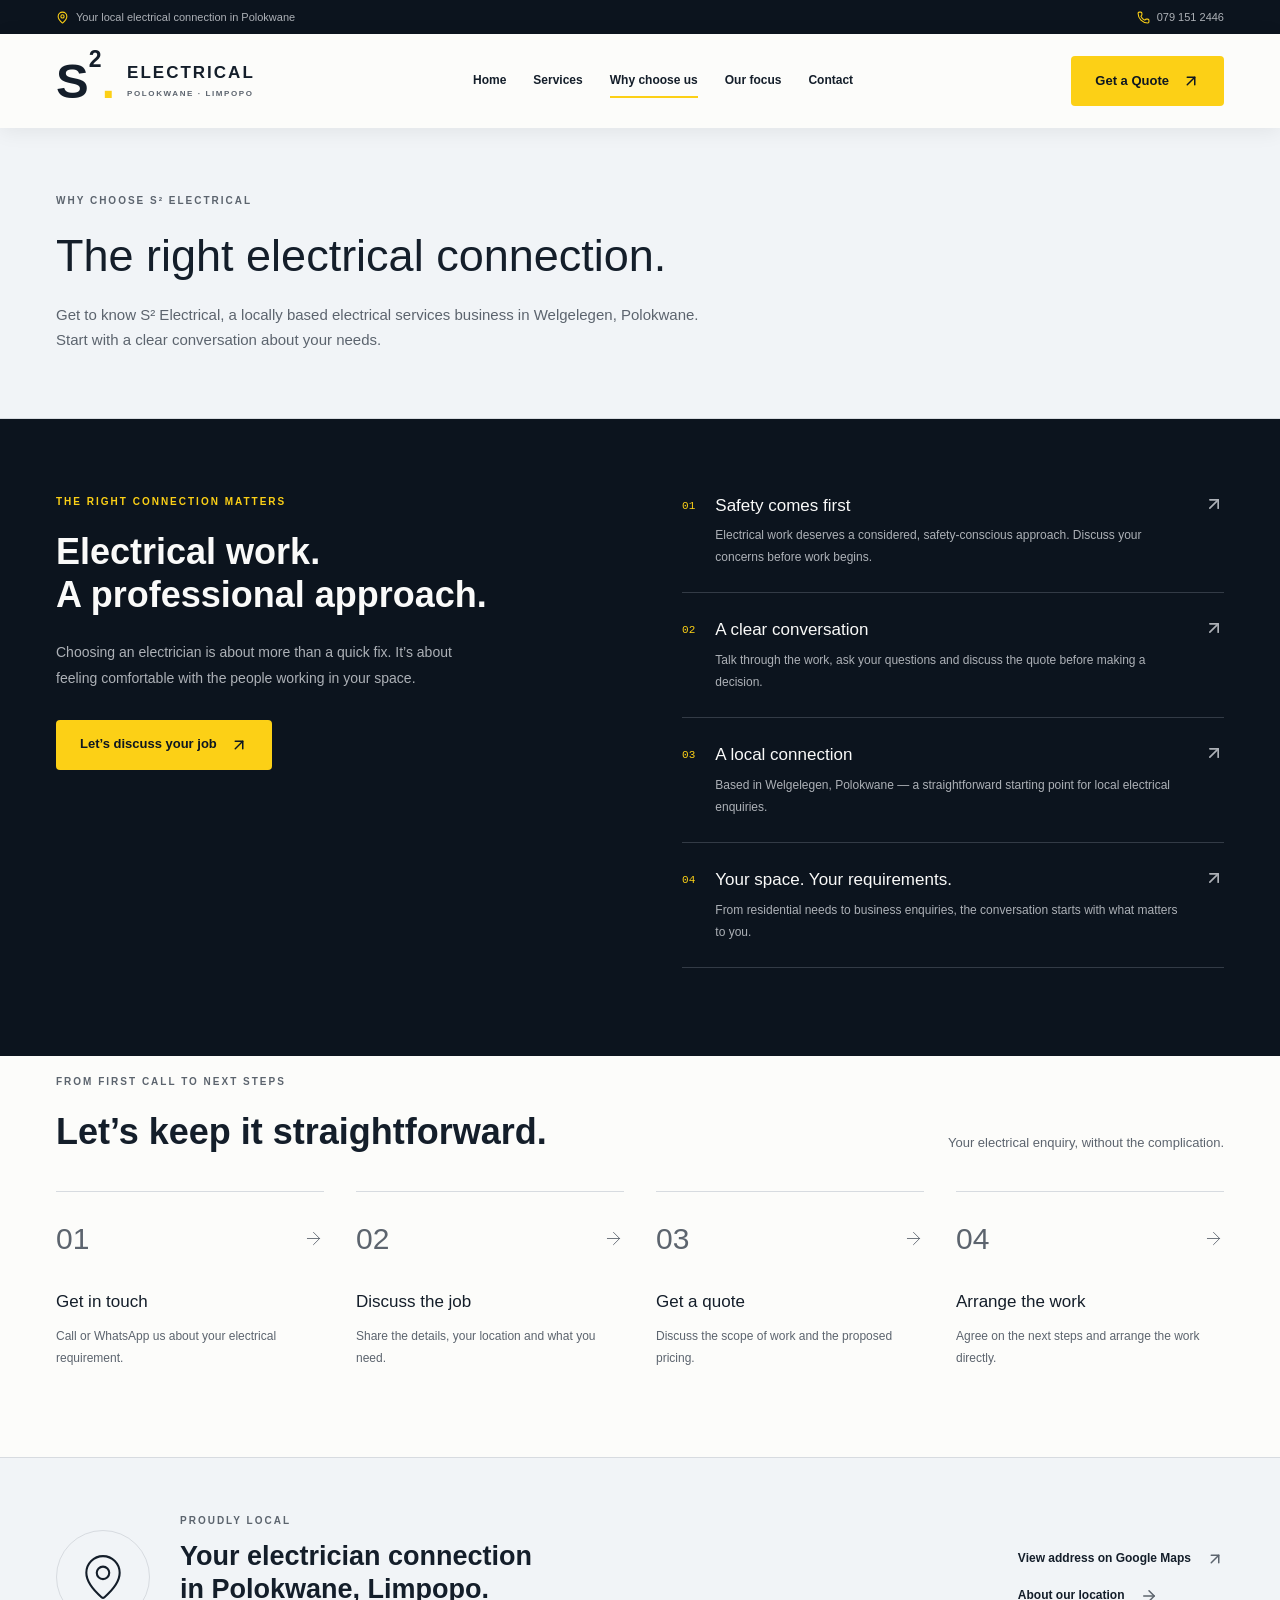
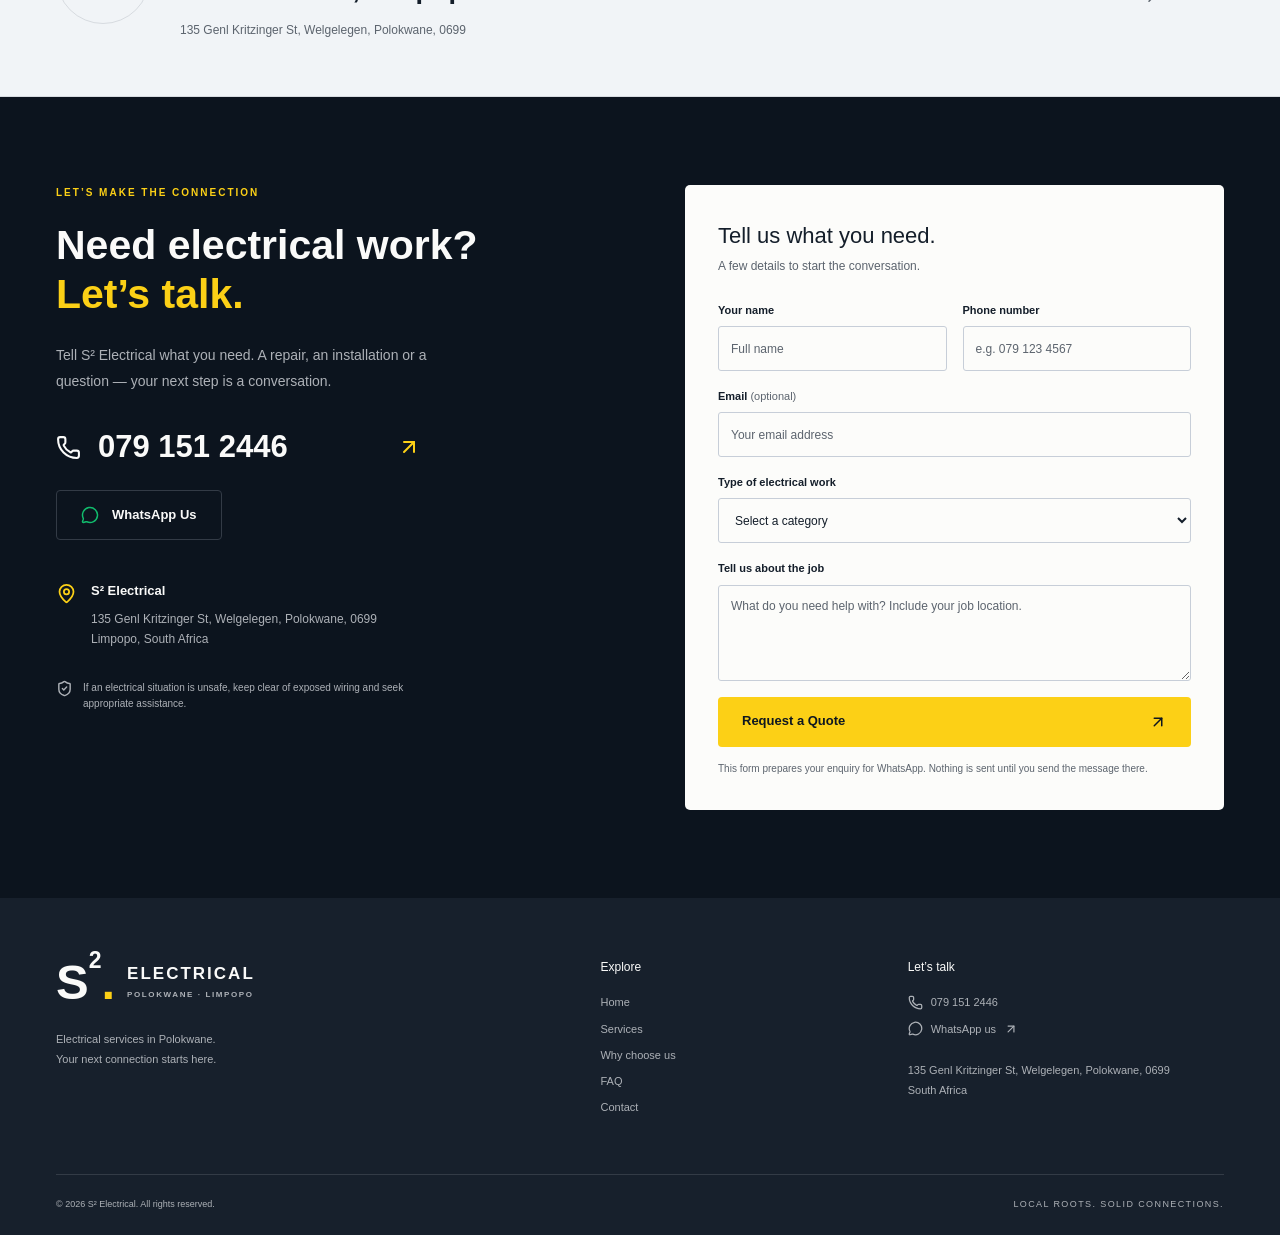
<file: about.html>
<!DOCTYPE html>
<html lang="en"><head><meta charset="utf-8"><meta name="viewport" content="width=device-width, initial-scale=1"><title>Why Choose S² Electrical | S² Electrical</title><meta name="description" content="Get to know S² Electrical, a locally based electrical services business in Welgelegen, Polokwane. Start with a clear conversation about your needs."><meta property="og:title" content="Why Choose S² Electrical | S² Electrical"><meta property="og:description" content="Get to know S² Electrical, a locally based electrical services business in Welgelegen, Polokwane. Start with a clear conversation about your needs."><meta property="og:type" content="website"><meta name="twitter:card" content="summary_large_image"><link rel="icon" type="image/svg+xml" href="assets/favicon.svg"><link rel="stylesheet" href="styles.css"><script src="script.js" defer></script></head><body><div class="s2" data-tsd-source="/src/components/site/site.tsx:13:165"><a class="skip-link" href="#main">Skip to content</a><div class="topline" data-tsd-source="/src/components/site/site.tsx:13:242"><div class="container" data-tsd-source="/src/components/site/site.tsx:13:267"><span data-tsd-source="/src/components/site/site.tsx:13:294"><svg aria-hidden="true" class="lucide lucide-map-pin" data-tsd-source="/src/components/site/site.tsx:13:300" fill="none" height="13" stroke="currentColor" stroke-linecap="round" stroke-linejoin="round" stroke-width="2" viewbox="0 0 24 24" width="13" xmlns="http://www.w3.org/2000/svg"><path d="M20 10c0 4.993-5.539 10.193-7.399 11.799a1 1 0 0 1-1.202 0C9.539 20.193 4 14.993 4 10a8 8 0 0 1 16 0"></path><circle cx="12" cy="10" r="3"></circle></svg> Your local electrical connection in Polokwane</span><a href="tel:0791512446"><svg aria-hidden="true" class="lucide lucide-phone" data-tsd-source="/src/components/site/site.tsx:13:397" fill="none" height="13" stroke="currentColor" stroke-linecap="round" stroke-linejoin="round" stroke-width="2" viewbox="0 0 24 24" width="13" xmlns="http://www.w3.org/2000/svg"><path d="M13.832 16.568a1 1 0 0 0 1.213-.303l.355-.465A2 2 0 0 1 17 15h3a2 2 0 0 1 2 2v3a2 2 0 0 1-2 2A18 18 0 0 1 2 4a2 2 0 0 1 2-2h3a2 2 0 0 1 2 2v3a2 2 0 0 1-.8 1.6l-.468.351a1 1 0 0 0-.292 1.233 14 14 0 0 0 6.392 6.384"></path></svg>079 151 2446</a></div></div><header class="site-header" data-tsd-source="/src/components/site/site.tsx:13:438"><div class="container header-inner" data-tsd-source="/src/components/site/site.tsx:13:470"><a aria-label="S squared Electrical home" class="brand" href="index.html"><span class="brand-symbol" data-tsd-source="/src/components/site/site.tsx:11:102">S<sup data-tsd-source="/src/components/site/site.tsx:11:134">2</sup><span class="brand-dot" data-tsd-source="/src/components/site/site.tsx:11:146">.</span></span><span class="brand-name" data-tsd-source="/src/components/site/site.tsx:11:189">ELECTRICAL<span data-tsd-source="/src/components/site/site.tsx:11:228">POLOKWANE · LIMPOPO</span></span></a><nav aria-label="Main navigation" class="main-nav" data-tsd-source="/src/components/site/site.tsx:13:518"><a href="index.html">Home</a><a href="services.html">Services</a><a aria-current="page" class="active" href="about.html">Why choose us</a><a href="work.html">Our focus</a><a href="contact.html">Contact</a><a class="mobile-faq" href="faq.html">FAQ</a></nav><div class="header-cta" data-tsd-source="/src/components/site/site.tsx:13:813"><a class="inline-flex items-center justify-center gap-2 whitespace-nowrap rounded-md text-sm font-medium cursor-pointer transition-colors focus-visible:outline-none focus-visible:ring-1 focus-visible:ring-ring disabled:pointer-events-none disabled:opacity-50 disabled:cursor-not-allowed [&amp;_svg]:pointer-events-none [&amp;_svg]:size-4 [&amp;_svg]:shrink-0 site-control h-9 px-4 py-2 action action-primary" href="contact.html">Get a Quote<svg aria-hidden="true" class="lucide lucide-arrow-up-right" data-tsd-source="/src/components/site/site.tsx:12:317" fill="none" height="18" stroke="currentColor" stroke-linecap="round" stroke-linejoin="round" stroke-width="2" viewbox="0 0 24 24" width="18" xmlns="http://www.w3.org/2000/svg"><path d="M7 7h10v10"></path><path d="M7 17 17 7"></path></svg></a></div><button aria-expanded="false" aria-label="Open navigation" class="inline-flex items-center justify-center gap-2 whitespace-nowrap rounded-md text-sm font-medium cursor-pointer transition-colors focus-visible:outline-none focus-visible:ring-1 focus-visible:ring-ring disabled:pointer-events-none disabled:opacity-50 disabled:cursor-not-allowed [&amp;_svg]:pointer-events-none [&amp;_svg]:size-4 [&amp;_svg]:shrink-0 site-control h-9 px-4 py-2 menu-toggle" data-tsd-source="/src/components/site/site.tsx:13:856"><svg aria-hidden="true" class="lucide lucide-menu" data-tsd-source="/src/components/site/site.tsx:13:1019" fill="none" height="24" stroke="currentColor" stroke-linecap="round" stroke-linejoin="round" stroke-width="2" viewbox="0 0 24 24" width="24" xmlns="http://www.w3.org/2000/svg"><path d="M4 5h16"></path><path d="M4 12h16"></path><path d="M4 19h16"></path></svg></button></div></header><main data-tsd-source="/src/components/site/site.tsx:13:1051" id="main"><section class="page-intro" data-tsd-source="/src/components/site/site.tsx:15:94"><div class="container" data-tsd-source="/src/components/site/site.tsx:15:126"><div class="eyebrow" data-tsd-source="/src/components/site/site.tsx:15:153">WHY CHOOSE S² ELECTRICAL</div><h1 data-tsd-source="/src/components/site/site.tsx:15:191">The right electrical connection.</h1><p data-tsd-source="/src/components/site/site.tsx:15:207">Get to know S² Electrical, a locally based electrical services business in Welgelegen, Polokwane. Start with a clear conversation about your needs.</p></div></section><section class="section why-section" data-tsd-source="/src/components/site/site.tsx:17:37"><div class="container why-grid" data-tsd-source="/src/components/site/site.tsx:17:78"><div data-tsd-source="/src/components/site/site.tsx:17:114"><div class="eyebrow" data-tsd-source="/src/components/site/site.tsx:17:119">THE RIGHT CONNECTION MATTERS</div><h2 data-tsd-source="/src/components/site/site.tsx:17:178">Electrical work.<br data-tsd-source="/src/components/site/site.tsx:17:198"/>A professional approach.</h2><p class="section-copy" data-tsd-source="/src/components/site/site.tsx:17:232">Choosing an electrician is about more than a quick fix. It’s about feeling comfortable with the people working in your space.</p><a class="inline-flex items-center justify-center gap-2 whitespace-nowrap rounded-md text-sm font-medium cursor-pointer transition-colors focus-visible:outline-none focus-visible:ring-1 focus-visible:ring-ring disabled:pointer-events-none disabled:opacity-50 disabled:cursor-not-allowed [&amp;_svg]:pointer-events-none [&amp;_svg]:size-4 [&amp;_svg]:shrink-0 site-control h-9 px-4 py-2 action action-primary" href="contact.html">Let’s discuss your job<svg aria-hidden="true" class="lucide lucide-arrow-up-right" data-tsd-source="/src/components/site/site.tsx:12:317" fill="none" height="18" stroke="currentColor" stroke-linecap="round" stroke-linejoin="round" stroke-width="2" viewbox="0 0 24 24" width="18" xmlns="http://www.w3.org/2000/svg"><path d="M7 7h10v10"></path><path d="M7 17 17 7"></path></svg></a></div><div class="benefits" data-tsd-source="/src/components/site/site.tsx:17:434"><div class="benefit" data-tsd-source="/src/components/site/site.tsx:17:1004"><span data-tsd-source="/src/components/site/site.tsx:17:1037">01</span><div data-tsd-source="/src/components/site/site.tsx:17:1053"><h3 data-tsd-source="/src/components/site/site.tsx:17:1058">Safety comes first</h3><p data-tsd-source="/src/components/site/site.tsx:17:1070">Electrical work deserves a considered, safety-conscious approach. Discuss your concerns before work begins.</p></div><svg aria-hidden="true" class="lucide lucide-arrow-up-right" data-tsd-source="/src/components/site/site.tsx:17:1086" fill="none" height="20" stroke="currentColor" stroke-linecap="round" stroke-linejoin="round" stroke-width="2" viewbox="0 0 24 24" width="20" xmlns="http://www.w3.org/2000/svg"><path d="M7 7h10v10"></path><path d="M7 17 17 7"></path></svg></div><div class="benefit" data-tsd-source="/src/components/site/site.tsx:17:1004"><span data-tsd-source="/src/components/site/site.tsx:17:1037">02</span><div data-tsd-source="/src/components/site/site.tsx:17:1053"><h3 data-tsd-source="/src/components/site/site.tsx:17:1058">A clear conversation</h3><p data-tsd-source="/src/components/site/site.tsx:17:1070">Talk through the work, ask your questions and discuss the quote before making a decision.</p></div><svg aria-hidden="true" class="lucide lucide-arrow-up-right" data-tsd-source="/src/components/site/site.tsx:17:1086" fill="none" height="20" stroke="currentColor" stroke-linecap="round" stroke-linejoin="round" stroke-width="2" viewbox="0 0 24 24" width="20" xmlns="http://www.w3.org/2000/svg"><path d="M7 7h10v10"></path><path d="M7 17 17 7"></path></svg></div><div class="benefit" data-tsd-source="/src/components/site/site.tsx:17:1004"><span data-tsd-source="/src/components/site/site.tsx:17:1037">03</span><div data-tsd-source="/src/components/site/site.tsx:17:1053"><h3 data-tsd-source="/src/components/site/site.tsx:17:1058">A local connection</h3><p data-tsd-source="/src/components/site/site.tsx:17:1070">Based in Welgelegen, Polokwane — a straightforward starting point for local electrical enquiries.</p></div><svg aria-hidden="true" class="lucide lucide-arrow-up-right" data-tsd-source="/src/components/site/site.tsx:17:1086" fill="none" height="20" stroke="currentColor" stroke-linecap="round" stroke-linejoin="round" stroke-width="2" viewbox="0 0 24 24" width="20" xmlns="http://www.w3.org/2000/svg"><path d="M7 7h10v10"></path><path d="M7 17 17 7"></path></svg></div><div class="benefit" data-tsd-source="/src/components/site/site.tsx:17:1004"><span data-tsd-source="/src/components/site/site.tsx:17:1037">04</span><div data-tsd-source="/src/components/site/site.tsx:17:1053"><h3 data-tsd-source="/src/components/site/site.tsx:17:1058">Your space. Your requirements.</h3><p data-tsd-source="/src/components/site/site.tsx:17:1070">From residential needs to business enquiries, the conversation starts with what matters to you.</p></div><svg aria-hidden="true" class="lucide lucide-arrow-up-right" data-tsd-source="/src/components/site/site.tsx:17:1086" fill="none" height="20" stroke="currentColor" stroke-linecap="round" stroke-linejoin="round" stroke-width="2" viewbox="0 0 24 24" width="20" xmlns="http://www.w3.org/2000/svg"><path d="M7 7h10v10"></path><path d="M7 17 17 7"></path></svg></div></div></div></section><section class="section process-section" data-tsd-source="/src/components/site/site.tsx:19:34"><div class="container" data-tsd-source="/src/components/site/site.tsx:19:79"><div class="section-heading" data-tsd-source="/src/components/site/site.tsx:19:106"><div data-tsd-source="/src/components/site/site.tsx:19:139"><div class="eyebrow" data-tsd-source="/src/components/site/site.tsx:19:144">FROM FIRST CALL TO NEXT STEPS</div><h2 data-tsd-source="/src/components/site/site.tsx:19:204">Let’s keep it straightforward.</h2></div><p class="heading-aside" data-tsd-source="/src/components/site/site.tsx:19:249">Your electrical enquiry, without the complication.</p></div><div class="process-grid" data-tsd-source="/src/components/site/site.tsx:19:338"><div class="process-step" data-tsd-source="/src/components/site/site.tsx:19:682"><div data-tsd-source="/src/components/site/site.tsx:19:720"><span data-tsd-source="/src/components/site/site.tsx:19:725">01</span><svg aria-hidden="true" class="lucide lucide-arrow-right" data-tsd-source="/src/components/site/site.tsx:19:744" fill="none" height="21" stroke="currentColor" stroke-linecap="round" stroke-linejoin="round" stroke-width="2" viewbox="0 0 24 24" width="21" xmlns="http://www.w3.org/2000/svg"><path d="M5 12h14"></path><path d="m12 5 7 7-7 7"></path></svg></div><h3 data-tsd-source="/src/components/site/site.tsx:19:773">Get in touch</h3><p data-tsd-source="/src/components/site/site.tsx:19:785">Call or WhatsApp us about your electrical requirement.</p></div><div class="process-step" data-tsd-source="/src/components/site/site.tsx:19:682"><div data-tsd-source="/src/components/site/site.tsx:19:720"><span data-tsd-source="/src/components/site/site.tsx:19:725">02</span><svg aria-hidden="true" class="lucide lucide-arrow-right" data-tsd-source="/src/components/site/site.tsx:19:744" fill="none" height="21" stroke="currentColor" stroke-linecap="round" stroke-linejoin="round" stroke-width="2" viewbox="0 0 24 24" width="21" xmlns="http://www.w3.org/2000/svg"><path d="M5 12h14"></path><path d="m12 5 7 7-7 7"></path></svg></div><h3 data-tsd-source="/src/components/site/site.tsx:19:773">Discuss the job</h3><p data-tsd-source="/src/components/site/site.tsx:19:785">Share the details, your location and what you need.</p></div><div class="process-step" data-tsd-source="/src/components/site/site.tsx:19:682"><div data-tsd-source="/src/components/site/site.tsx:19:720"><span data-tsd-source="/src/components/site/site.tsx:19:725">03</span><svg aria-hidden="true" class="lucide lucide-arrow-right" data-tsd-source="/src/components/site/site.tsx:19:744" fill="none" height="21" stroke="currentColor" stroke-linecap="round" stroke-linejoin="round" stroke-width="2" viewbox="0 0 24 24" width="21" xmlns="http://www.w3.org/2000/svg"><path d="M5 12h14"></path><path d="m12 5 7 7-7 7"></path></svg></div><h3 data-tsd-source="/src/components/site/site.tsx:19:773">Get a quote</h3><p data-tsd-source="/src/components/site/site.tsx:19:785">Discuss the scope of work and the proposed pricing.</p></div><div class="process-step" data-tsd-source="/src/components/site/site.tsx:19:682"><div data-tsd-source="/src/components/site/site.tsx:19:720"><span data-tsd-source="/src/components/site/site.tsx:19:725">04</span><svg aria-hidden="true" class="lucide lucide-arrow-right" data-tsd-source="/src/components/site/site.tsx:19:744" fill="none" height="21" stroke="currentColor" stroke-linecap="round" stroke-linejoin="round" stroke-width="2" viewbox="0 0 24 24" width="21" xmlns="http://www.w3.org/2000/svg"><path d="M5 12h14"></path><path d="m12 5 7 7-7 7"></path></svg></div><h3 data-tsd-source="/src/components/site/site.tsx:19:773">Arrange the work</h3><p data-tsd-source="/src/components/site/site.tsx:19:785">Agree on the next steps and arrange the work directly.</p></div></div></div></section><section class="area-section" data-tsd-source="/src/components/site/site.tsx:20:38"><div class="container area-inner" data-tsd-source="/src/components/site/site.tsx:20:72"><div class="area-icon" data-tsd-source="/src/components/site/site.tsx:20:110"><svg aria-hidden="true" class="lucide lucide-map-pin" data-tsd-source="/src/components/site/site.tsx:20:137" fill="none" height="50" stroke="currentColor" stroke-linecap="round" stroke-linejoin="round" stroke-width="1" viewbox="0 0 24 24" width="50" xmlns="http://www.w3.org/2000/svg"><path d="M20 10c0 4.993-5.539 10.193-7.399 11.799a1 1 0 0 1-1.202 0C9.539 20.193 4 14.993 4 10a8 8 0 0 1 16 0"></path><circle cx="12" cy="10" r="3"></circle></svg></div><div data-tsd-source="/src/components/site/site.tsx:20:178"><div class="eyebrow" data-tsd-source="/src/components/site/site.tsx:20:183">PROUDLY LOCAL</div><h2 data-tsd-source="/src/components/site/site.tsx:20:227">Your electrician connection<br data-tsd-source="/src/components/site/site.tsx:20:258"/>in Polokwane, Limpopo.</h2><p data-tsd-source="/src/components/site/site.tsx:20:290">135 Genl Kritzinger St, Welgelegen, Polokwane, 0699</p></div><div class="area-actions" data-tsd-source="/src/components/site/site.tsx:20:312"><a class="text-link" href="https://www.google.com/maps/search/?api=1&amp;query=135%20Genl%20Kritzinger%20St%2C%20Welgelegen%2C%20Polokwane%2C%200699%2C%20South%20Africa" rel="noopener noreferrer" target="_blank">View address on Google Maps <svg aria-hidden="true" class="lucide lucide-arrow-up-right" data-tsd-source="/src/components/site/site.tsx:20:542" fill="none" height="18" stroke="currentColor" stroke-linecap="round" stroke-linejoin="round" stroke-width="2" viewbox="0 0 24 24" width="18" xmlns="http://www.w3.org/2000/svg"><path d="M7 7h10v10"></path><path d="M7 17 17 7"></path></svg></a><a class="text-link" href="service-area.html">About our location <svg aria-hidden="true" class="lucide lucide-arrow-right" data-tsd-source="/src/components/site/site.tsx:20:637" fill="none" height="18" stroke="currentColor" stroke-linecap="round" stroke-linejoin="round" stroke-width="2" viewbox="0 0 24 24" width="18" xmlns="http://www.w3.org/2000/svg"><path d="M5 12h14"></path><path d="m12 5 7 7-7 7"></path></svg></a></div></div></section><section class="section contact-section" data-tsd-source="/src/components/site/site.tsx:23:41"><div class="container contact-grid" data-tsd-source="/src/components/site/site.tsx:23:86"><div data-tsd-source="/src/components/site/site.tsx:23:126"><div class="eyebrow" data-tsd-source="/src/components/site/site.tsx:23:131">LET’S MAKE THE CONNECTION</div><h2 data-tsd-source="/src/components/site/site.tsx:23:187">Need electrical work?<br data-tsd-source="/src/components/site/site.tsx:23:212"/><em data-tsd-source="/src/components/site/site.tsx:23:217">Let’s talk.</em></h2><p class="section-copy" data-tsd-source="/src/components/site/site.tsx:23:242">Tell S² Electrical what you need. A repair, an installation or a question — your next step is a conversation.</p><a class="contact-phone" href="tel:0791512446"><svg aria-hidden="true" class="lucide lucide-phone" data-tsd-source="/src/components/site/site.tsx:23:434" fill="none" height="25" stroke="currentColor" stroke-linecap="round" stroke-linejoin="round" stroke-width="2" viewbox="0 0 24 24" width="25" xmlns="http://www.w3.org/2000/svg"><path d="M13.832 16.568a1 1 0 0 0 1.213-.303l.355-.465A2 2 0 0 1 17 15h3a2 2 0 0 1 2 2v3a2 2 0 0 1-2 2A18 18 0 0 1 2 4a2 2 0 0 1 2-2h3a2 2 0 0 1 2 2v3a2 2 0 0 1-.8 1.6l-.468.351a1 1 0 0 0-.292 1.233 14 14 0 0 0 6.392 6.384"></path></svg>079 151 2446<svg aria-hidden="true" class="lucide lucide-arrow-up-right" data-tsd-source="/src/components/site/site.tsx:23:459" fill="none" height="24" stroke="currentColor" stroke-linecap="round" stroke-linejoin="round" stroke-width="2" viewbox="0 0 24 24" width="24" xmlns="http://www.w3.org/2000/svg"><path d="M7 7h10v10"></path><path d="M7 17 17 7"></path></svg></a><a class="inline-flex items-center justify-center gap-2 whitespace-nowrap rounded-md text-sm font-medium cursor-pointer transition-colors focus-visible:outline-none focus-visible:ring-1 focus-visible:ring-ring disabled:pointer-events-none disabled:opacity-50 disabled:cursor-not-allowed [&amp;_svg]:pointer-events-none [&amp;_svg]:size-4 [&amp;_svg]:shrink-0 site-control h-9 px-4 py-2 action action-whatsapp" href="https://wa.me/27791512446" rel="noopener noreferrer" target="_blank"><svg aria-hidden="true" class="lucide lucide-message-circle" data-tsd-source="/src/components/site/site.tsx:12:536" fill="none" height="19" stroke="currentColor" stroke-linecap="round" stroke-linejoin="round" stroke-width="2" viewbox="0 0 24 24" width="19" xmlns="http://www.w3.org/2000/svg"><path d="M2.992 16.342a2 2 0 0 1 .094 1.167l-1.065 3.29a1 1 0 0 0 1.236 1.168l3.413-.998a2 2 0 0 1 1.099.092 10 10 0 1 0-4.777-4.719"></path></svg> WhatsApp Us</a><div class="contact-address" data-tsd-source="/src/components/site/site.tsx:23:513"><svg aria-hidden="true" class="lucide lucide-map-pin" data-tsd-source="/src/components/site/site.tsx:23:546" fill="none" height="21" stroke="currentColor" stroke-linecap="round" stroke-linejoin="round" stroke-width="2" viewbox="0 0 24 24" width="21" xmlns="http://www.w3.org/2000/svg"><path d="M20 10c0 4.993-5.539 10.193-7.399 11.799a1 1 0 0 1-1.202 0C9.539 20.193 4 14.993 4 10a8 8 0 0 1 16 0"></path><circle cx="12" cy="10" r="3"></circle></svg><div data-tsd-source="/src/components/site/site.tsx:23:565"><strong data-tsd-source="/src/components/site/site.tsx:23:570">S² Electrical</strong><p data-tsd-source="/src/components/site/site.tsx:23:600">135 Genl Kritzinger St, Welgelegen, Polokwane, 0699<br data-tsd-source="/src/components/site/site.tsx:23:612"/>Limpopo, South Africa</p></div></div><p class="safety-note" data-tsd-source="/src/components/site/site.tsx:23:654"><svg aria-hidden="true" class="lucide lucide-shield-check" data-tsd-source="/src/components/site/site.tsx:23:681" fill="none" height="17" stroke="currentColor" stroke-linecap="round" stroke-linejoin="round" stroke-width="2" viewbox="0 0 24 24" width="17" xmlns="http://www.w3.org/2000/svg"><path d="M20 13c0 5-3.5 7.5-7.66 8.95a1 1 0 0 1-.67-.01C7.5 20.5 4 18 4 13V6a1 1 0 0 1 1-1c2 0 4.5-1.2 6.24-2.72a1.17 1.17 0 0 1 1.52 0C14.51 3.81 17 5 19 5a1 1 0 0 1 1 1z"></path><path d="m9 12 2 2 4-4"></path></svg> If an electrical situation is unsafe, keep clear of exposed wiring and seek appropriate assistance.</p></div><div class="quote-panel" data-tsd-source="/src/components/site/site.tsx:22:493"><form data-tsd-source="/src/components/site/site.tsx:22:1192" id="quote-form"><h3 data-tsd-source="/src/components/site/site.tsx:22:1232">Tell us what you need.</h3><p class="form-caption" data-tsd-source="/src/components/site/site.tsx:22:1263">A few details to start the conversation.</p><div class="form-row" data-tsd-source="/src/components/site/site.tsx:22:1335"><label data-tsd-source="/src/components/site/site.tsx:22:1361">Your name<input autocomplete="name" data-tsd-source="/src/components/site/site.tsx:22:1377" minlength="2" name="name" placeholder="Full name" required=""/></label><label data-tsd-source="/src/components/site/site.tsx:22:1472">Phone number<input autocomplete="tel" data-tsd-source="/src/components/site/site.tsx:22:1491" name="phone" pattern="[+0-9() \-]{7,20}" placeholder="e.g. 079 123 4567" required="" title="Enter a phone number using 7–20 digits, spaces, or + ( ) -" type="tel"/></label></div><label data-tsd-source="/src/components/site/site.tsx:22:1692">Email <span data-tsd-source="/src/components/site/site.tsx:22:1705">(optional)</span><input autocomplete="email" data-tsd-source="/src/components/site/site.tsx:22:1728" name="email" placeholder="Your email address" type="email"/></label><label data-tsd-source="/src/components/site/site.tsx:22:1824">Type of electrical work<select data-tsd-source="/src/components/site/site.tsx:22:1854" name="work" required=""><option data-tsd-source="/src/components/site/site.tsx:22:1899" disabled="" selected="" value="">Select a category</option><option data-tsd-source="/src/components/site/site.tsx:22:1977">Electrical installations</option><option data-tsd-source="/src/components/site/site.tsx:22:1977">Repairs &amp; fault finding</option><option data-tsd-source="/src/components/site/site.tsx:22:1977">Lighting installation</option><option data-tsd-source="/src/components/site/site.tsx:22:1977">Residential electrical</option><option data-tsd-source="/src/components/site/site.tsx:22:1977">Commercial electrical</option><option data-tsd-source="/src/components/site/site.tsx:22:1977">DB boards &amp; wiring</option><option data-tsd-source="/src/components/site/site.tsx:22:1977">Electrical maintenance</option><option data-tsd-source="/src/components/site/site.tsx:22:1977">Safety checks</option><option data-tsd-source="/src/components/site/site.tsx:22:2015">Other / Not sure</option></select></label><label data-tsd-source="/src/components/site/site.tsx:22:2065">Tell us about the job<textarea data-tsd-source="/src/components/site/site.tsx:22:2093" minlength="10" name="message" placeholder="What do you need help with? Include your job location." required="" rows="4"></textarea></label><button class="inline-flex items-center justify-center gap-2 whitespace-nowrap rounded-md text-sm font-medium cursor-pointer transition-colors focus-visible:outline-none focus-visible:ring-1 focus-visible:ring-ring disabled:pointer-events-none disabled:opacity-50 disabled:cursor-not-allowed [&amp;_svg]:pointer-events-none [&amp;_svg]:size-4 [&amp;_svg]:shrink-0 site-control h-9 px-4 py-2 action action-primary form-submit" data-tsd-source="/src/components/site/site.tsx:22:2229" type="submit">Request a Quote <svg aria-hidden="true" class="lucide lucide-arrow-up-right" data-tsd-source="/src/components/site/site.tsx:22:2328" fill="none" height="18" stroke="currentColor" stroke-linecap="round" stroke-linejoin="round" stroke-width="2" viewbox="0 0 24 24" width="18" xmlns="http://www.w3.org/2000/svg"><path d="M7 7h10v10"></path><path d="M7 17 17 7"></path></svg></button><p class="form-disclaimer" data-tsd-source="/src/components/site/site.tsx:22:2362">This form prepares your enquiry for WhatsApp. Nothing is sent until you send the message there.</p></form></div></div></section></main><footer class="site-footer" data-tsd-source="/src/components/site/site.tsx:24:26"><div class="container footer-main" data-tsd-source="/src/components/site/site.tsx:24:58"><div data-tsd-source="/src/components/site/site.tsx:24:97"><a aria-label="S squared Electrical home" class="brand" href="index.html"><span class="brand-symbol" data-tsd-source="/src/components/site/site.tsx:11:102">S<sup data-tsd-source="/src/components/site/site.tsx:11:134">2</sup><span class="brand-dot" data-tsd-source="/src/components/site/site.tsx:11:146">.</span></span><span class="brand-name" data-tsd-source="/src/components/site/site.tsx:11:189">ELECTRICAL<span data-tsd-source="/src/components/site/site.tsx:11:228">POLOKWANE · LIMPOPO</span></span></a><p data-tsd-source="/src/components/site/site.tsx:24:110">Electrical services in Polokwane.<br data-tsd-source="/src/components/site/site.tsx:24:146"/>Your next connection starts here.</p></div><div data-tsd-source="/src/components/site/site.tsx:24:194"><h3 data-tsd-source="/src/components/site/site.tsx:24:199">Explore</h3><a href="index.html">Home</a><a href="services.html">Services</a><a aria-current="page" class="active" href="about.html">Why choose us</a><a href="faq.html">FAQ</a><a href="contact.html">Contact</a></div><div data-tsd-source="/src/components/site/site.tsx:24:379"><h3 data-tsd-source="/src/components/site/site.tsx:24:384">Let’s talk</h3><a href="tel:0791512446"><svg aria-hidden="true" class="lucide lucide-phone" data-tsd-source="/src/components/site/site.tsx:24:428" fill="none" height="15" stroke="currentColor" stroke-linecap="round" stroke-linejoin="round" stroke-width="2" viewbox="0 0 24 24" width="15" xmlns="http://www.w3.org/2000/svg"><path d="M13.832 16.568a1 1 0 0 0 1.213-.303l.355-.465A2 2 0 0 1 17 15h3a2 2 0 0 1 2 2v3a2 2 0 0 1-2 2A18 18 0 0 1 2 4a2 2 0 0 1 2-2h3a2 2 0 0 1 2 2v3a2 2 0 0 1-.8 1.6l-.468.351a1 1 0 0 0-.292 1.233 14 14 0 0 0 6.392 6.384"></path></svg>079 151 2446</a><a href="https://wa.me/27791512446" rel="noopener noreferrer" target="_blank"><svg aria-hidden="true" class="lucide lucide-message-circle" data-tsd-source="/src/components/site/site.tsx:24:518" fill="none" height="15" stroke="currentColor" stroke-linecap="round" stroke-linejoin="round" stroke-width="2" viewbox="0 0 24 24" width="15" xmlns="http://www.w3.org/2000/svg"><path d="M2.992 16.342a2 2 0 0 1 .094 1.167l-1.065 3.29a1 1 0 0 0 1.236 1.168l3.413-.998a2 2 0 0 1 1.099.092 10 10 0 1 0-4.777-4.719"></path></svg>WhatsApp us <svg aria-hidden="true" class="lucide lucide-arrow-up-right" data-tsd-source="/src/components/site/site.tsx:24:556" fill="none" height="14" stroke="currentColor" stroke-linecap="round" stroke-linejoin="round" stroke-width="2" viewbox="0 0 24 24" width="14" xmlns="http://www.w3.org/2000/svg"><path d="M7 7h10v10"></path><path d="M7 17 17 7"></path></svg></a><p data-tsd-source="/src/components/site/site.tsx:24:585">135 Genl Kritzinger St, Welgelegen, Polokwane, 0699<br data-tsd-source="/src/components/site/site.tsx:24:597"/>South Africa</p></div></div><div class="container footer-bottom" data-tsd-source="/src/components/site/site.tsx:24:630"><span data-tsd-source="/src/components/site/site.tsx:24:671">© 2026 S² Electrical. All rights reserved.</span><span data-tsd-source="/src/components/site/site.tsx:24:748">LOCAL ROOTS. SOLID CONNECTIONS.</span></div></footer><div class="mobile-contact" data-tsd-source="/src/components/site/site.tsx:13:1093"><a class="inline-flex items-center justify-center gap-2 whitespace-nowrap rounded-md text-sm font-medium cursor-pointer transition-colors focus-visible:outline-none focus-visible:ring-1 focus-visible:ring-ring disabled:pointer-events-none disabled:opacity-50 disabled:cursor-not-allowed [&amp;_svg]:pointer-events-none [&amp;_svg]:size-4 [&amp;_svg]:shrink-0 site-control h-9 px-4 py-2 action action-outline" href="tel:0791512446"><svg aria-hidden="true" class="lucide lucide-phone" data-tsd-source="/src/components/site/site.tsx:12:517" fill="none" height="17" stroke="currentColor" stroke-linecap="round" stroke-linejoin="round" stroke-width="2" viewbox="0 0 24 24" width="17" xmlns="http://www.w3.org/2000/svg"><path d="M13.832 16.568a1 1 0 0 0 1.213-.303l.355-.465A2 2 0 0 1 17 15h3a2 2 0 0 1 2 2v3a2 2 0 0 1-2 2A18 18 0 0 1 2 4a2 2 0 0 1 2-2h3a2 2 0 0 1 2 2v3a2 2 0 0 1-.8 1.6l-.468.351a1 1 0 0 0-.292 1.233 14 14 0 0 0 6.392 6.384"></path></svg> Call now</a><a class="inline-flex items-center justify-center gap-2 whitespace-nowrap rounded-md text-sm font-medium cursor-pointer transition-colors focus-visible:outline-none focus-visible:ring-1 focus-visible:ring-ring disabled:pointer-events-none disabled:opacity-50 disabled:cursor-not-allowed [&amp;_svg]:pointer-events-none [&amp;_svg]:size-4 [&amp;_svg]:shrink-0 site-control h-9 px-4 py-2 action action-whatsapp" href="https://wa.me/27791512446" rel="noopener noreferrer" target="_blank"><svg aria-hidden="true" class="lucide lucide-message-circle" data-tsd-source="/src/components/site/site.tsx:12:536" fill="none" height="19" stroke="currentColor" stroke-linecap="round" stroke-linejoin="round" stroke-width="2" viewbox="0 0 24 24" width="19" xmlns="http://www.w3.org/2000/svg"><path d="M2.992 16.342a2 2 0 0 1 .094 1.167l-1.065 3.29a1 1 0 0 0 1.236 1.168l3.413-.998a2 2 0 0 1 1.099.092 10 10 0 1 0-4.777-4.719"></path></svg> WhatsApp</a></div></div></body></html>
</file>
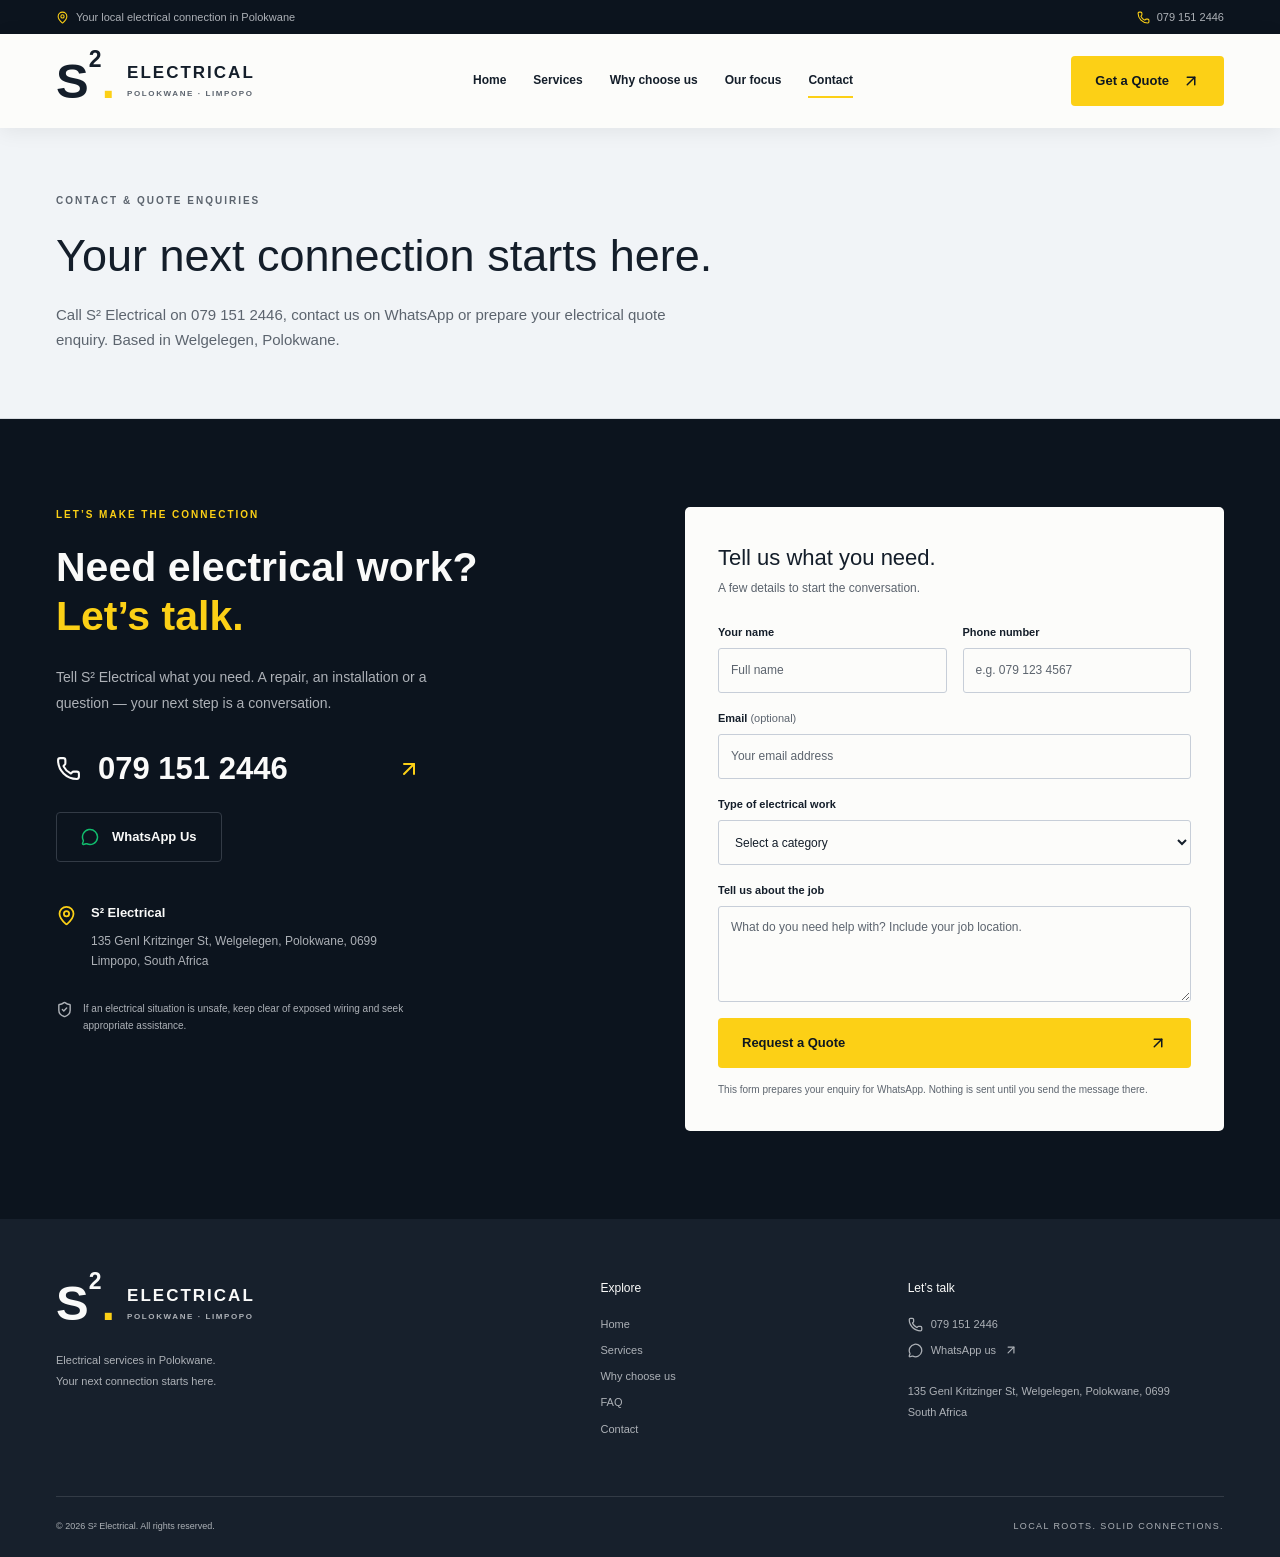
<file: contact.html>
<!DOCTYPE html>
<html lang="en"><head><meta charset="utf-8"><meta name="viewport" content="width=device-width, initial-scale=1"><title>Contact & Quote Enquiries | S² Electrical</title><meta name="description" content="Call S² Electrical on 079 151 2446, contact us on WhatsApp or prepare your electrical quote enquiry. Based in Welgelegen, Polokwane."><meta property="og:title" content="Contact &amp; Quote Enquiries | S² Electrical"><meta property="og:description" content="Call S² Electrical on 079 151 2446, contact us on WhatsApp or prepare your electrical quote enquiry. Based in Welgelegen, Polokwane."><meta property="og:type" content="website"><meta name="twitter:card" content="summary_large_image"><link rel="icon" type="image/svg+xml" href="assets/favicon.svg"><link rel="stylesheet" href="styles.css"><script src="script.js" defer></script></head><body><div class="s2" data-tsd-source="/src/components/site/site.tsx:13:165"><a class="skip-link" href="#main">Skip to content</a><div class="topline" data-tsd-source="/src/components/site/site.tsx:13:242"><div class="container" data-tsd-source="/src/components/site/site.tsx:13:267"><span data-tsd-source="/src/components/site/site.tsx:13:294"><svg aria-hidden="true" class="lucide lucide-map-pin" data-tsd-source="/src/components/site/site.tsx:13:300" fill="none" height="13" stroke="currentColor" stroke-linecap="round" stroke-linejoin="round" stroke-width="2" viewbox="0 0 24 24" width="13" xmlns="http://www.w3.org/2000/svg"><path d="M20 10c0 4.993-5.539 10.193-7.399 11.799a1 1 0 0 1-1.202 0C9.539 20.193 4 14.993 4 10a8 8 0 0 1 16 0"></path><circle cx="12" cy="10" r="3"></circle></svg> Your local electrical connection in Polokwane</span><a href="tel:0791512446"><svg aria-hidden="true" class="lucide lucide-phone" data-tsd-source="/src/components/site/site.tsx:13:397" fill="none" height="13" stroke="currentColor" stroke-linecap="round" stroke-linejoin="round" stroke-width="2" viewbox="0 0 24 24" width="13" xmlns="http://www.w3.org/2000/svg"><path d="M13.832 16.568a1 1 0 0 0 1.213-.303l.355-.465A2 2 0 0 1 17 15h3a2 2 0 0 1 2 2v3a2 2 0 0 1-2 2A18 18 0 0 1 2 4a2 2 0 0 1 2-2h3a2 2 0 0 1 2 2v3a2 2 0 0 1-.8 1.6l-.468.351a1 1 0 0 0-.292 1.233 14 14 0 0 0 6.392 6.384"></path></svg>079 151 2446</a></div></div><header class="site-header" data-tsd-source="/src/components/site/site.tsx:13:438"><div class="container header-inner" data-tsd-source="/src/components/site/site.tsx:13:470"><a aria-label="S squared Electrical home" class="brand" href="index.html"><span class="brand-symbol" data-tsd-source="/src/components/site/site.tsx:11:102">S<sup data-tsd-source="/src/components/site/site.tsx:11:134">2</sup><span class="brand-dot" data-tsd-source="/src/components/site/site.tsx:11:146">.</span></span><span class="brand-name" data-tsd-source="/src/components/site/site.tsx:11:189">ELECTRICAL<span data-tsd-source="/src/components/site/site.tsx:11:228">POLOKWANE · LIMPOPO</span></span></a><nav aria-label="Main navigation" class="main-nav" data-tsd-source="/src/components/site/site.tsx:13:518"><a href="index.html">Home</a><a href="services.html">Services</a><a href="about.html">Why choose us</a><a href="work.html">Our focus</a><a aria-current="page" class="active" href="contact.html">Contact</a><a class="mobile-faq" href="faq.html">FAQ</a></nav><div class="header-cta" data-tsd-source="/src/components/site/site.tsx:13:813"><a aria-current="page" class="inline-flex items-center justify-center gap-2 whitespace-nowrap rounded-md text-sm font-medium cursor-pointer transition-colors focus-visible:outline-none focus-visible:ring-1 focus-visible:ring-ring disabled:pointer-events-none disabled:opacity-50 disabled:cursor-not-allowed [&amp;_svg]:pointer-events-none [&amp;_svg]:size-4 [&amp;_svg]:shrink-0 site-control h-9 px-4 py-2 action action-primary active" href="contact.html">Get a Quote<svg aria-hidden="true" class="lucide lucide-arrow-up-right" data-tsd-source="/src/components/site/site.tsx:12:317" fill="none" height="18" stroke="currentColor" stroke-linecap="round" stroke-linejoin="round" stroke-width="2" viewbox="0 0 24 24" width="18" xmlns="http://www.w3.org/2000/svg"><path d="M7 7h10v10"></path><path d="M7 17 17 7"></path></svg></a></div><button aria-expanded="false" aria-label="Open navigation" class="inline-flex items-center justify-center gap-2 whitespace-nowrap rounded-md text-sm font-medium cursor-pointer transition-colors focus-visible:outline-none focus-visible:ring-1 focus-visible:ring-ring disabled:pointer-events-none disabled:opacity-50 disabled:cursor-not-allowed [&amp;_svg]:pointer-events-none [&amp;_svg]:size-4 [&amp;_svg]:shrink-0 site-control h-9 px-4 py-2 menu-toggle" data-tsd-source="/src/components/site/site.tsx:13:856"><svg aria-hidden="true" class="lucide lucide-menu" data-tsd-source="/src/components/site/site.tsx:13:1019" fill="none" height="24" stroke="currentColor" stroke-linecap="round" stroke-linejoin="round" stroke-width="2" viewbox="0 0 24 24" width="24" xmlns="http://www.w3.org/2000/svg"><path d="M4 5h16"></path><path d="M4 12h16"></path><path d="M4 19h16"></path></svg></button></div></header><main data-tsd-source="/src/components/site/site.tsx:13:1051" id="main"><section class="page-intro" data-tsd-source="/src/components/site/site.tsx:15:94"><div class="container" data-tsd-source="/src/components/site/site.tsx:15:126"><div class="eyebrow" data-tsd-source="/src/components/site/site.tsx:15:153">CONTACT &amp; QUOTE ENQUIRIES</div><h1 data-tsd-source="/src/components/site/site.tsx:15:191">Your next connection starts here.</h1><p data-tsd-source="/src/components/site/site.tsx:15:207">Call S² Electrical on 079 151 2446, contact us on WhatsApp or prepare your electrical quote enquiry. Based in Welgelegen, Polokwane.</p></div></section><section class="section contact-section" data-tsd-source="/src/components/site/site.tsx:23:41"><div class="container contact-grid" data-tsd-source="/src/components/site/site.tsx:23:86"><div data-tsd-source="/src/components/site/site.tsx:23:126"><div class="eyebrow" data-tsd-source="/src/components/site/site.tsx:23:131">LET’S MAKE THE CONNECTION</div><h2 data-tsd-source="/src/components/site/site.tsx:23:187">Need electrical work?<br data-tsd-source="/src/components/site/site.tsx:23:212"/><em data-tsd-source="/src/components/site/site.tsx:23:217">Let’s talk.</em></h2><p class="section-copy" data-tsd-source="/src/components/site/site.tsx:23:242">Tell S² Electrical what you need. A repair, an installation or a question — your next step is a conversation.</p><a class="contact-phone" href="tel:0791512446"><svg aria-hidden="true" class="lucide lucide-phone" data-tsd-source="/src/components/site/site.tsx:23:434" fill="none" height="25" stroke="currentColor" stroke-linecap="round" stroke-linejoin="round" stroke-width="2" viewbox="0 0 24 24" width="25" xmlns="http://www.w3.org/2000/svg"><path d="M13.832 16.568a1 1 0 0 0 1.213-.303l.355-.465A2 2 0 0 1 17 15h3a2 2 0 0 1 2 2v3a2 2 0 0 1-2 2A18 18 0 0 1 2 4a2 2 0 0 1 2-2h3a2 2 0 0 1 2 2v3a2 2 0 0 1-.8 1.6l-.468.351a1 1 0 0 0-.292 1.233 14 14 0 0 0 6.392 6.384"></path></svg>079 151 2446<svg aria-hidden="true" class="lucide lucide-arrow-up-right" data-tsd-source="/src/components/site/site.tsx:23:459" fill="none" height="24" stroke="currentColor" stroke-linecap="round" stroke-linejoin="round" stroke-width="2" viewbox="0 0 24 24" width="24" xmlns="http://www.w3.org/2000/svg"><path d="M7 7h10v10"></path><path d="M7 17 17 7"></path></svg></a><a class="inline-flex items-center justify-center gap-2 whitespace-nowrap rounded-md text-sm font-medium cursor-pointer transition-colors focus-visible:outline-none focus-visible:ring-1 focus-visible:ring-ring disabled:pointer-events-none disabled:opacity-50 disabled:cursor-not-allowed [&amp;_svg]:pointer-events-none [&amp;_svg]:size-4 [&amp;_svg]:shrink-0 site-control h-9 px-4 py-2 action action-whatsapp" href="https://wa.me/27791512446" rel="noopener noreferrer" target="_blank"><svg aria-hidden="true" class="lucide lucide-message-circle" data-tsd-source="/src/components/site/site.tsx:12:536" fill="none" height="19" stroke="currentColor" stroke-linecap="round" stroke-linejoin="round" stroke-width="2" viewbox="0 0 24 24" width="19" xmlns="http://www.w3.org/2000/svg"><path d="M2.992 16.342a2 2 0 0 1 .094 1.167l-1.065 3.29a1 1 0 0 0 1.236 1.168l3.413-.998a2 2 0 0 1 1.099.092 10 10 0 1 0-4.777-4.719"></path></svg> WhatsApp Us</a><div class="contact-address" data-tsd-source="/src/components/site/site.tsx:23:513"><svg aria-hidden="true" class="lucide lucide-map-pin" data-tsd-source="/src/components/site/site.tsx:23:546" fill="none" height="21" stroke="currentColor" stroke-linecap="round" stroke-linejoin="round" stroke-width="2" viewbox="0 0 24 24" width="21" xmlns="http://www.w3.org/2000/svg"><path d="M20 10c0 4.993-5.539 10.193-7.399 11.799a1 1 0 0 1-1.202 0C9.539 20.193 4 14.993 4 10a8 8 0 0 1 16 0"></path><circle cx="12" cy="10" r="3"></circle></svg><div data-tsd-source="/src/components/site/site.tsx:23:565"><strong data-tsd-source="/src/components/site/site.tsx:23:570">S² Electrical</strong><p data-tsd-source="/src/components/site/site.tsx:23:600">135 Genl Kritzinger St, Welgelegen, Polokwane, 0699<br data-tsd-source="/src/components/site/site.tsx:23:612"/>Limpopo, South Africa</p></div></div><p class="safety-note" data-tsd-source="/src/components/site/site.tsx:23:654"><svg aria-hidden="true" class="lucide lucide-shield-check" data-tsd-source="/src/components/site/site.tsx:23:681" fill="none" height="17" stroke="currentColor" stroke-linecap="round" stroke-linejoin="round" stroke-width="2" viewbox="0 0 24 24" width="17" xmlns="http://www.w3.org/2000/svg"><path d="M20 13c0 5-3.5 7.5-7.66 8.95a1 1 0 0 1-.67-.01C7.5 20.5 4 18 4 13V6a1 1 0 0 1 1-1c2 0 4.5-1.2 6.24-2.72a1.17 1.17 0 0 1 1.52 0C14.51 3.81 17 5 19 5a1 1 0 0 1 1 1z"></path><path d="m9 12 2 2 4-4"></path></svg> If an electrical situation is unsafe, keep clear of exposed wiring and seek appropriate assistance.</p></div><div class="quote-panel" data-tsd-source="/src/components/site/site.tsx:22:493"><form data-tsd-source="/src/components/site/site.tsx:22:1192" id="quote-form"><h3 data-tsd-source="/src/components/site/site.tsx:22:1232">Tell us what you need.</h3><p class="form-caption" data-tsd-source="/src/components/site/site.tsx:22:1263">A few details to start the conversation.</p><div class="form-row" data-tsd-source="/src/components/site/site.tsx:22:1335"><label data-tsd-source="/src/components/site/site.tsx:22:1361">Your name<input autocomplete="name" data-tsd-source="/src/components/site/site.tsx:22:1377" minlength="2" name="name" placeholder="Full name" required=""/></label><label data-tsd-source="/src/components/site/site.tsx:22:1472">Phone number<input autocomplete="tel" data-tsd-source="/src/components/site/site.tsx:22:1491" name="phone" pattern="[+0-9() \-]{7,20}" placeholder="e.g. 079 123 4567" required="" title="Enter a phone number using 7–20 digits, spaces, or + ( ) -" type="tel"/></label></div><label data-tsd-source="/src/components/site/site.tsx:22:1692">Email <span data-tsd-source="/src/components/site/site.tsx:22:1705">(optional)</span><input autocomplete="email" data-tsd-source="/src/components/site/site.tsx:22:1728" name="email" placeholder="Your email address" type="email"/></label><label data-tsd-source="/src/components/site/site.tsx:22:1824">Type of electrical work<select data-tsd-source="/src/components/site/site.tsx:22:1854" name="work" required=""><option data-tsd-source="/src/components/site/site.tsx:22:1899" disabled="" selected="" value="">Select a category</option><option data-tsd-source="/src/components/site/site.tsx:22:1977">Electrical installations</option><option data-tsd-source="/src/components/site/site.tsx:22:1977">Repairs &amp; fault finding</option><option data-tsd-source="/src/components/site/site.tsx:22:1977">Lighting installation</option><option data-tsd-source="/src/components/site/site.tsx:22:1977">Residential electrical</option><option data-tsd-source="/src/components/site/site.tsx:22:1977">Commercial electrical</option><option data-tsd-source="/src/components/site/site.tsx:22:1977">DB boards &amp; wiring</option><option data-tsd-source="/src/components/site/site.tsx:22:1977">Electrical maintenance</option><option data-tsd-source="/src/components/site/site.tsx:22:1977">Safety checks</option><option data-tsd-source="/src/components/site/site.tsx:22:2015">Other / Not sure</option></select></label><label data-tsd-source="/src/components/site/site.tsx:22:2065">Tell us about the job<textarea data-tsd-source="/src/components/site/site.tsx:22:2093" minlength="10" name="message" placeholder="What do you need help with? Include your job location." required="" rows="4"></textarea></label><button class="inline-flex items-center justify-center gap-2 whitespace-nowrap rounded-md text-sm font-medium cursor-pointer transition-colors focus-visible:outline-none focus-visible:ring-1 focus-visible:ring-ring disabled:pointer-events-none disabled:opacity-50 disabled:cursor-not-allowed [&amp;_svg]:pointer-events-none [&amp;_svg]:size-4 [&amp;_svg]:shrink-0 site-control h-9 px-4 py-2 action action-primary form-submit" data-tsd-source="/src/components/site/site.tsx:22:2229" type="submit">Request a Quote <svg aria-hidden="true" class="lucide lucide-arrow-up-right" data-tsd-source="/src/components/site/site.tsx:22:2328" fill="none" height="18" stroke="currentColor" stroke-linecap="round" stroke-linejoin="round" stroke-width="2" viewbox="0 0 24 24" width="18" xmlns="http://www.w3.org/2000/svg"><path d="M7 7h10v10"></path><path d="M7 17 17 7"></path></svg></button><p class="form-disclaimer" data-tsd-source="/src/components/site/site.tsx:22:2362">This form prepares your enquiry for WhatsApp. Nothing is sent until you send the message there.</p></form></div></div></section></main><footer class="site-footer" data-tsd-source="/src/components/site/site.tsx:24:26"><div class="container footer-main" data-tsd-source="/src/components/site/site.tsx:24:58"><div data-tsd-source="/src/components/site/site.tsx:24:97"><a aria-label="S squared Electrical home" class="brand" href="index.html"><span class="brand-symbol" data-tsd-source="/src/components/site/site.tsx:11:102">S<sup data-tsd-source="/src/components/site/site.tsx:11:134">2</sup><span class="brand-dot" data-tsd-source="/src/components/site/site.tsx:11:146">.</span></span><span class="brand-name" data-tsd-source="/src/components/site/site.tsx:11:189">ELECTRICAL<span data-tsd-source="/src/components/site/site.tsx:11:228">POLOKWANE · LIMPOPO</span></span></a><p data-tsd-source="/src/components/site/site.tsx:24:110">Electrical services in Polokwane.<br data-tsd-source="/src/components/site/site.tsx:24:146"/>Your next connection starts here.</p></div><div data-tsd-source="/src/components/site/site.tsx:24:194"><h3 data-tsd-source="/src/components/site/site.tsx:24:199">Explore</h3><a href="index.html">Home</a><a href="services.html">Services</a><a href="about.html">Why choose us</a><a href="faq.html">FAQ</a><a aria-current="page" class="active" href="contact.html">Contact</a></div><div data-tsd-source="/src/components/site/site.tsx:24:379"><h3 data-tsd-source="/src/components/site/site.tsx:24:384">Let’s talk</h3><a href="tel:0791512446"><svg aria-hidden="true" class="lucide lucide-phone" data-tsd-source="/src/components/site/site.tsx:24:428" fill="none" height="15" stroke="currentColor" stroke-linecap="round" stroke-linejoin="round" stroke-width="2" viewbox="0 0 24 24" width="15" xmlns="http://www.w3.org/2000/svg"><path d="M13.832 16.568a1 1 0 0 0 1.213-.303l.355-.465A2 2 0 0 1 17 15h3a2 2 0 0 1 2 2v3a2 2 0 0 1-2 2A18 18 0 0 1 2 4a2 2 0 0 1 2-2h3a2 2 0 0 1 2 2v3a2 2 0 0 1-.8 1.6l-.468.351a1 1 0 0 0-.292 1.233 14 14 0 0 0 6.392 6.384"></path></svg>079 151 2446</a><a href="https://wa.me/27791512446" rel="noopener noreferrer" target="_blank"><svg aria-hidden="true" class="lucide lucide-message-circle" data-tsd-source="/src/components/site/site.tsx:24:518" fill="none" height="15" stroke="currentColor" stroke-linecap="round" stroke-linejoin="round" stroke-width="2" viewbox="0 0 24 24" width="15" xmlns="http://www.w3.org/2000/svg"><path d="M2.992 16.342a2 2 0 0 1 .094 1.167l-1.065 3.29a1 1 0 0 0 1.236 1.168l3.413-.998a2 2 0 0 1 1.099.092 10 10 0 1 0-4.777-4.719"></path></svg>WhatsApp us <svg aria-hidden="true" class="lucide lucide-arrow-up-right" data-tsd-source="/src/components/site/site.tsx:24:556" fill="none" height="14" stroke="currentColor" stroke-linecap="round" stroke-linejoin="round" stroke-width="2" viewbox="0 0 24 24" width="14" xmlns="http://www.w3.org/2000/svg"><path d="M7 7h10v10"></path><path d="M7 17 17 7"></path></svg></a><p data-tsd-source="/src/components/site/site.tsx:24:585">135 Genl Kritzinger St, Welgelegen, Polokwane, 0699<br data-tsd-source="/src/components/site/site.tsx:24:597"/>South Africa</p></div></div><div class="container footer-bottom" data-tsd-source="/src/components/site/site.tsx:24:630"><span data-tsd-source="/src/components/site/site.tsx:24:671">© 2026 S² Electrical. All rights reserved.</span><span data-tsd-source="/src/components/site/site.tsx:24:748">LOCAL ROOTS. SOLID CONNECTIONS.</span></div></footer><div class="mobile-contact" data-tsd-source="/src/components/site/site.tsx:13:1093"><a class="inline-flex items-center justify-center gap-2 whitespace-nowrap rounded-md text-sm font-medium cursor-pointer transition-colors focus-visible:outline-none focus-visible:ring-1 focus-visible:ring-ring disabled:pointer-events-none disabled:opacity-50 disabled:cursor-not-allowed [&amp;_svg]:pointer-events-none [&amp;_svg]:size-4 [&amp;_svg]:shrink-0 site-control h-9 px-4 py-2 action action-outline" href="tel:0791512446"><svg aria-hidden="true" class="lucide lucide-phone" data-tsd-source="/src/components/site/site.tsx:12:517" fill="none" height="17" stroke="currentColor" stroke-linecap="round" stroke-linejoin="round" stroke-width="2" viewbox="0 0 24 24" width="17" xmlns="http://www.w3.org/2000/svg"><path d="M13.832 16.568a1 1 0 0 0 1.213-.303l.355-.465A2 2 0 0 1 17 15h3a2 2 0 0 1 2 2v3a2 2 0 0 1-2 2A18 18 0 0 1 2 4a2 2 0 0 1 2-2h3a2 2 0 0 1 2 2v3a2 2 0 0 1-.8 1.6l-.468.351a1 1 0 0 0-.292 1.233 14 14 0 0 0 6.392 6.384"></path></svg> Call now</a><a class="inline-flex items-center justify-center gap-2 whitespace-nowrap rounded-md text-sm font-medium cursor-pointer transition-colors focus-visible:outline-none focus-visible:ring-1 focus-visible:ring-ring disabled:pointer-events-none disabled:opacity-50 disabled:cursor-not-allowed [&amp;_svg]:pointer-events-none [&amp;_svg]:size-4 [&amp;_svg]:shrink-0 site-control h-9 px-4 py-2 action action-whatsapp" href="https://wa.me/27791512446" rel="noopener noreferrer" target="_blank"><svg aria-hidden="true" class="lucide lucide-message-circle" data-tsd-source="/src/components/site/site.tsx:12:536" fill="none" height="19" stroke="currentColor" stroke-linecap="round" stroke-linejoin="round" stroke-width="2" viewbox="0 0 24 24" width="19" xmlns="http://www.w3.org/2000/svg"><path d="M2.992 16.342a2 2 0 0 1 .094 1.167l-1.065 3.29a1 1 0 0 0 1.236 1.168l3.413-.998a2 2 0 0 1 1.099.092 10 10 0 1 0-4.777-4.719"></path></svg> WhatsApp</a></div></div></body></html>
</file>
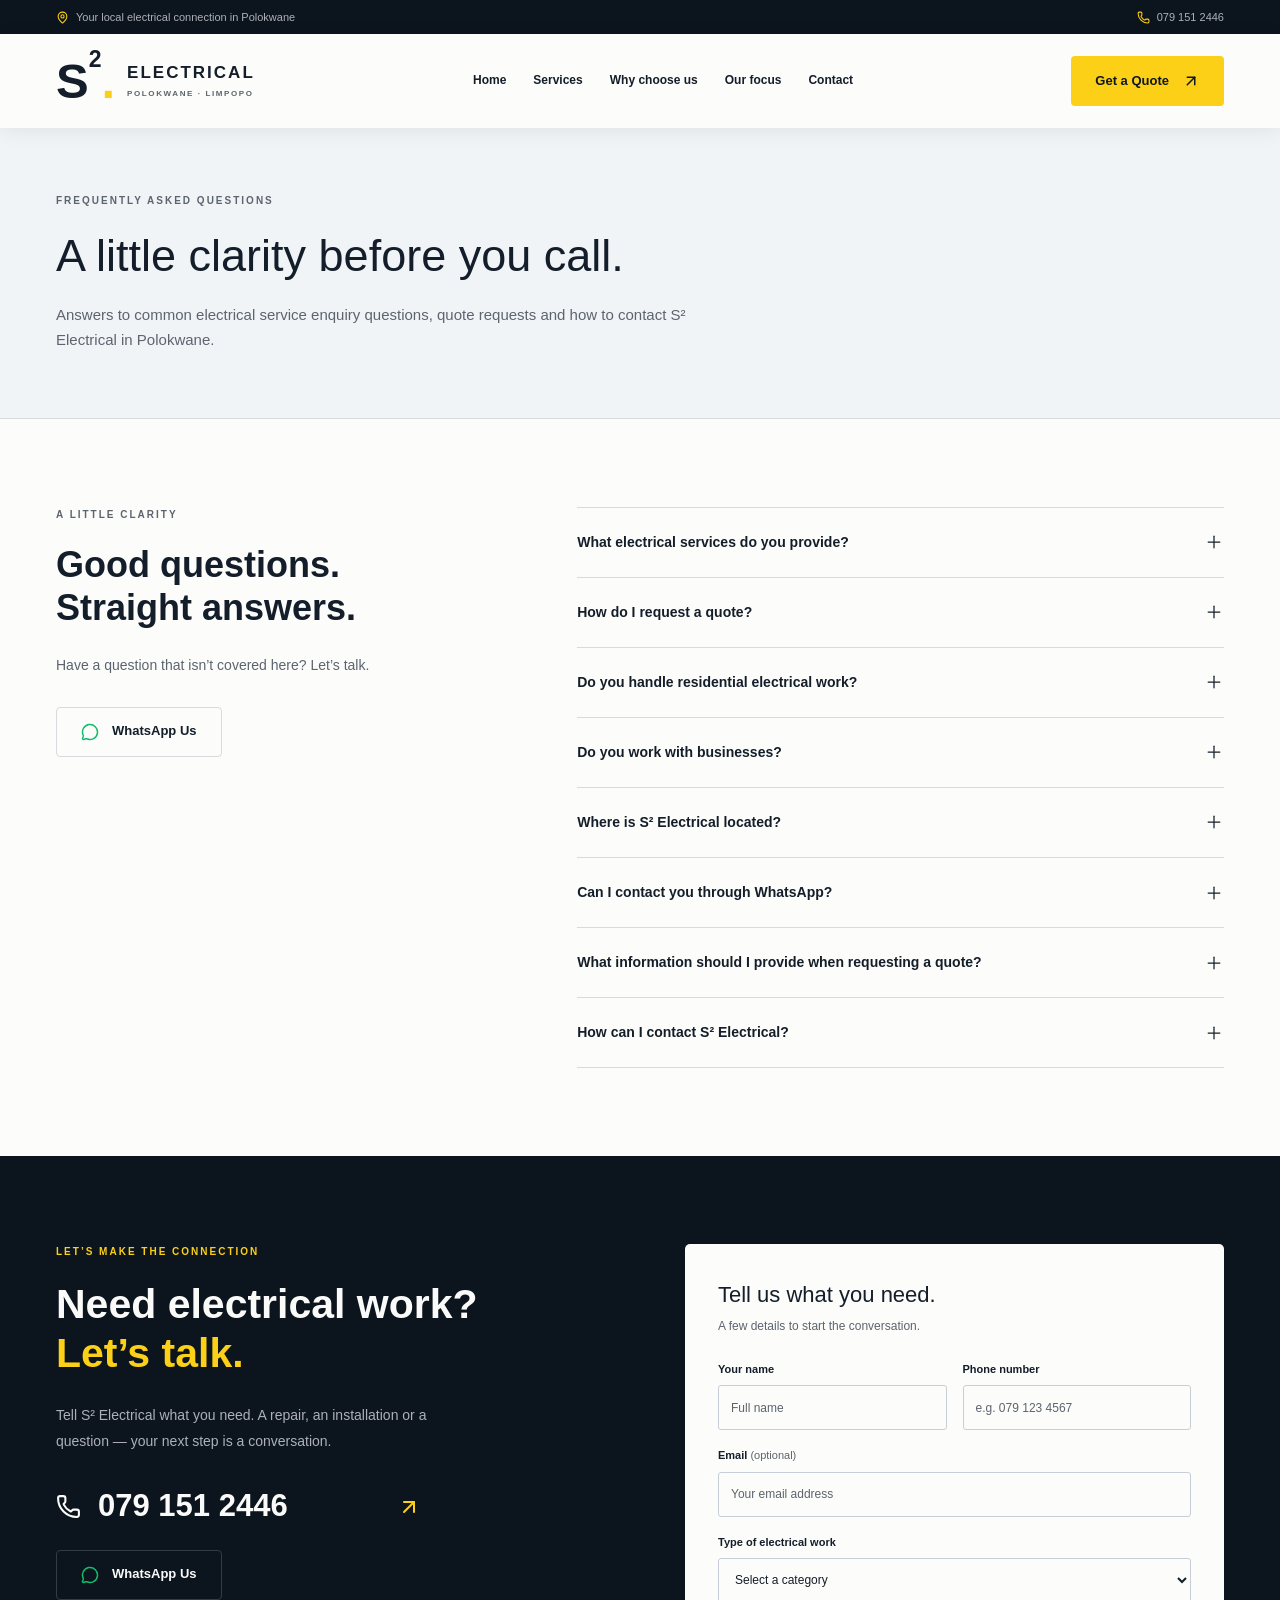
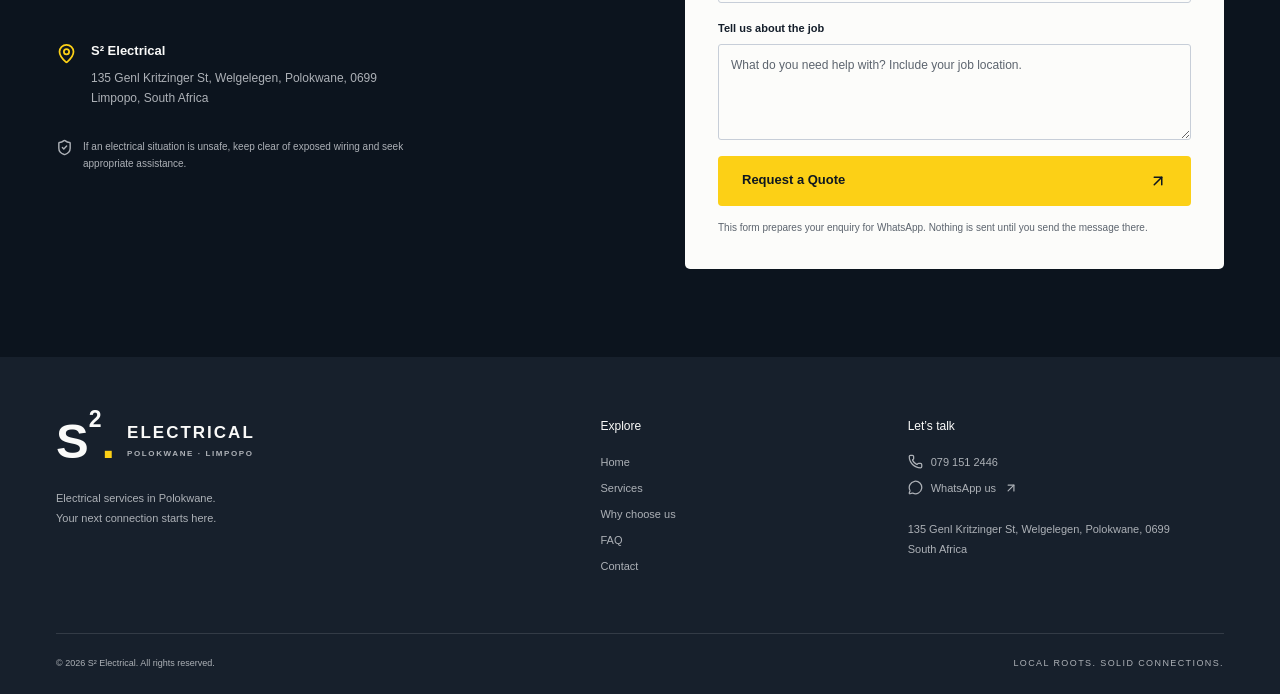
<file: faq.html>
<!DOCTYPE html>
<html lang="en"><head><meta charset="utf-8"><meta name="viewport" content="width=device-width, initial-scale=1"><title>Frequently Asked Questions | S² Electrical</title><meta name="description" content="Answers to common electrical service enquiry questions, quote requests and how to contact S² Electrical in Polokwane."><meta property="og:title" content="Frequently Asked Questions | S² Electrical"><meta property="og:description" content="Answers to common electrical service enquiry questions, quote requests and how to contact S² Electrical in Polokwane."><meta property="og:type" content="website"><meta name="twitter:card" content="summary_large_image"><link rel="icon" type="image/svg+xml" href="assets/favicon.svg"><link rel="stylesheet" href="styles.css"><script src="script.js" defer></script></head><body><div class="s2" data-tsd-source="/src/components/site/site.tsx:13:165"><a class="skip-link" href="#main">Skip to content</a><div class="topline" data-tsd-source="/src/components/site/site.tsx:13:242"><div class="container" data-tsd-source="/src/components/site/site.tsx:13:267"><span data-tsd-source="/src/components/site/site.tsx:13:294"><svg aria-hidden="true" class="lucide lucide-map-pin" data-tsd-source="/src/components/site/site.tsx:13:300" fill="none" height="13" stroke="currentColor" stroke-linecap="round" stroke-linejoin="round" stroke-width="2" viewbox="0 0 24 24" width="13" xmlns="http://www.w3.org/2000/svg"><path d="M20 10c0 4.993-5.539 10.193-7.399 11.799a1 1 0 0 1-1.202 0C9.539 20.193 4 14.993 4 10a8 8 0 0 1 16 0"></path><circle cx="12" cy="10" r="3"></circle></svg> Your local electrical connection in Polokwane</span><a href="tel:0791512446"><svg aria-hidden="true" class="lucide lucide-phone" data-tsd-source="/src/components/site/site.tsx:13:397" fill="none" height="13" stroke="currentColor" stroke-linecap="round" stroke-linejoin="round" stroke-width="2" viewbox="0 0 24 24" width="13" xmlns="http://www.w3.org/2000/svg"><path d="M13.832 16.568a1 1 0 0 0 1.213-.303l.355-.465A2 2 0 0 1 17 15h3a2 2 0 0 1 2 2v3a2 2 0 0 1-2 2A18 18 0 0 1 2 4a2 2 0 0 1 2-2h3a2 2 0 0 1 2 2v3a2 2 0 0 1-.8 1.6l-.468.351a1 1 0 0 0-.292 1.233 14 14 0 0 0 6.392 6.384"></path></svg>079 151 2446</a></div></div><header class="site-header" data-tsd-source="/src/components/site/site.tsx:13:438"><div class="container header-inner" data-tsd-source="/src/components/site/site.tsx:13:470"><a aria-label="S squared Electrical home" class="brand" href="index.html"><span class="brand-symbol" data-tsd-source="/src/components/site/site.tsx:11:102">S<sup data-tsd-source="/src/components/site/site.tsx:11:134">2</sup><span class="brand-dot" data-tsd-source="/src/components/site/site.tsx:11:146">.</span></span><span class="brand-name" data-tsd-source="/src/components/site/site.tsx:11:189">ELECTRICAL<span data-tsd-source="/src/components/site/site.tsx:11:228">POLOKWANE · LIMPOPO</span></span></a><nav aria-label="Main navigation" class="main-nav" data-tsd-source="/src/components/site/site.tsx:13:518"><a href="index.html">Home</a><a href="services.html">Services</a><a href="about.html">Why choose us</a><a href="work.html">Our focus</a><a href="contact.html">Contact</a><a aria-current="page" class="mobile-faq active" href="faq.html">FAQ</a></nav><div class="header-cta" data-tsd-source="/src/components/site/site.tsx:13:813"><a class="inline-flex items-center justify-center gap-2 whitespace-nowrap rounded-md text-sm font-medium cursor-pointer transition-colors focus-visible:outline-none focus-visible:ring-1 focus-visible:ring-ring disabled:pointer-events-none disabled:opacity-50 disabled:cursor-not-allowed [&amp;_svg]:pointer-events-none [&amp;_svg]:size-4 [&amp;_svg]:shrink-0 site-control h-9 px-4 py-2 action action-primary" href="contact.html">Get a Quote<svg aria-hidden="true" class="lucide lucide-arrow-up-right" data-tsd-source="/src/components/site/site.tsx:12:317" fill="none" height="18" stroke="currentColor" stroke-linecap="round" stroke-linejoin="round" stroke-width="2" viewbox="0 0 24 24" width="18" xmlns="http://www.w3.org/2000/svg"><path d="M7 7h10v10"></path><path d="M7 17 17 7"></path></svg></a></div><button aria-expanded="false" aria-label="Open navigation" class="inline-flex items-center justify-center gap-2 whitespace-nowrap rounded-md text-sm font-medium cursor-pointer transition-colors focus-visible:outline-none focus-visible:ring-1 focus-visible:ring-ring disabled:pointer-events-none disabled:opacity-50 disabled:cursor-not-allowed [&amp;_svg]:pointer-events-none [&amp;_svg]:size-4 [&amp;_svg]:shrink-0 site-control h-9 px-4 py-2 menu-toggle" data-tsd-source="/src/components/site/site.tsx:13:856"><svg aria-hidden="true" class="lucide lucide-menu" data-tsd-source="/src/components/site/site.tsx:13:1019" fill="none" height="24" stroke="currentColor" stroke-linecap="round" stroke-linejoin="round" stroke-width="2" viewbox="0 0 24 24" width="24" xmlns="http://www.w3.org/2000/svg"><path d="M4 5h16"></path><path d="M4 12h16"></path><path d="M4 19h16"></path></svg></button></div></header><main data-tsd-source="/src/components/site/site.tsx:13:1051" id="main"><section class="page-intro" data-tsd-source="/src/components/site/site.tsx:15:94"><div class="container" data-tsd-source="/src/components/site/site.tsx:15:126"><div class="eyebrow" data-tsd-source="/src/components/site/site.tsx:15:153">FREQUENTLY ASKED QUESTIONS</div><h1 data-tsd-source="/src/components/site/site.tsx:15:191">A little clarity before you call.</h1><p data-tsd-source="/src/components/site/site.tsx:15:207">Answers to common electrical service enquiry questions, quote requests and how to contact S² Electrical in Polokwane.</p></div></section><section class="section faq-section" data-tsd-source="/src/components/site/site.tsx:21:71"><div class="container faq-grid" data-tsd-source="/src/components/site/site.tsx:21:112"><div data-tsd-source="/src/components/site/site.tsx:21:148"><div class="eyebrow" data-tsd-source="/src/components/site/site.tsx:21:153">A LITTLE CLARITY</div><h2 data-tsd-source="/src/components/site/site.tsx:21:200">Good questions.<br data-tsd-source="/src/components/site/site.tsx:21:219"/>Straight answers.</h2><p class="section-copy" data-tsd-source="/src/components/site/site.tsx:21:246">Have a question that isn’t covered here? Let’s talk.</p><a class="inline-flex items-center justify-center gap-2 whitespace-nowrap rounded-md text-sm font-medium cursor-pointer transition-colors focus-visible:outline-none focus-visible:ring-1 focus-visible:ring-ring disabled:pointer-events-none disabled:opacity-50 disabled:cursor-not-allowed [&amp;_svg]:pointer-events-none [&amp;_svg]:size-4 [&amp;_svg]:shrink-0 site-control h-9 px-4 py-2 action action-whatsapp" href="https://wa.me/27791512446" rel="noopener noreferrer" target="_blank"><svg aria-hidden="true" class="lucide lucide-message-circle" data-tsd-source="/src/components/site/site.tsx:12:536" fill="none" height="19" stroke="currentColor" stroke-linecap="round" stroke-linejoin="round" stroke-width="2" viewbox="0 0 24 24" width="19" xmlns="http://www.w3.org/2000/svg"><path d="M2.992 16.342a2 2 0 0 1 .094 1.167l-1.065 3.29a1 1 0 0 0 1.236 1.168l3.413-.998a2 2 0 0 1 1.099.092 10 10 0 1 0-4.777-4.719"></path></svg> WhatsApp Us</a></div><div class="faq-list" data-tsd-source="/src/components/site/site.tsx:21:463"><details data-tsd-source="/src/components/site/site.tsx:21:529"><summary data-tsd-source="/src/components/site/site.tsx:21:546">What electrical services do you provide?<svg aria-hidden="true" class="lucide lucide-plus" data-tsd-source="/src/components/site/site.tsx:21:558" fill="none" height="20" stroke="currentColor" stroke-linecap="round" stroke-linejoin="round" stroke-width="2" viewbox="0 0 24 24" width="20" xmlns="http://www.w3.org/2000/svg"><path d="M5 12h14"></path><path d="M12 5v14"></path></svg></summary><p data-tsd-source="/src/components/site/site.tsx:21:585">Contact S² Electrical to discuss your requirements. You can enquire about installations, repairs, fault finding, lighting, wiring, distribution boards and maintenance. Availability and suitability of each service will be confirmed directly.</p></details><details data-tsd-source="/src/components/site/site.tsx:21:529"><summary data-tsd-source="/src/components/site/site.tsx:21:546">How do I request a quote?<svg aria-hidden="true" class="lucide lucide-plus" data-tsd-source="/src/components/site/site.tsx:21:558" fill="none" height="20" stroke="currentColor" stroke-linecap="round" stroke-linejoin="round" stroke-width="2" viewbox="0 0 24 24" width="20" xmlns="http://www.w3.org/2000/svg"><path d="M5 12h14"></path><path d="M12 5v14"></path></svg></summary><p data-tsd-source="/src/components/site/site.tsx:21:585">Call 079 151 2446, send a WhatsApp message, or use the quote form to prepare your enquiry for WhatsApp. Share the job details so S² Electrical can discuss the work and pricing with you.</p></details><details data-tsd-source="/src/components/site/site.tsx:21:529"><summary data-tsd-source="/src/components/site/site.tsx:21:546">Do you handle residential electrical work?<svg aria-hidden="true" class="lucide lucide-plus" data-tsd-source="/src/components/site/site.tsx:21:558" fill="none" height="20" stroke="currentColor" stroke-linecap="round" stroke-linejoin="round" stroke-width="2" viewbox="0 0 24 24" width="20" xmlns="http://www.w3.org/2000/svg"><path d="M5 12h14"></path><path d="M12 5v14"></path></svg></summary><p data-tsd-source="/src/components/site/site.tsx:21:585">Residential enquiries are welcome. Tell S² Electrical about the work needed at your home to confirm whether the job can be accommodated.</p></details><details data-tsd-source="/src/components/site/site.tsx:21:529"><summary data-tsd-source="/src/components/site/site.tsx:21:546">Do you work with businesses?<svg aria-hidden="true" class="lucide lucide-plus" data-tsd-source="/src/components/site/site.tsx:21:558" fill="none" height="20" stroke="currentColor" stroke-linecap="round" stroke-linejoin="round" stroke-width="2" viewbox="0 0 24 24" width="20" xmlns="http://www.w3.org/2000/svg"><path d="M5 12h14"></path><path d="M12 5v14"></path></svg></summary><p data-tsd-source="/src/components/site/site.tsx:21:585">Business enquiries are welcome. Contact S² Electrical with details of your premises and the electrical work required to discuss suitability and availability.</p></details><details data-tsd-source="/src/components/site/site.tsx:21:529"><summary data-tsd-source="/src/components/site/site.tsx:21:546">Where is S² Electrical located?<svg aria-hidden="true" class="lucide lucide-plus" data-tsd-source="/src/components/site/site.tsx:21:558" fill="none" height="20" stroke="currentColor" stroke-linecap="round" stroke-linejoin="round" stroke-width="2" viewbox="0 0 24 24" width="20" xmlns="http://www.w3.org/2000/svg"><path d="M5 12h14"></path><path d="M12 5v14"></path></svg></summary><p data-tsd-source="/src/components/site/site.tsx:21:585">S² Electrical is based at 135 Genl Kritzinger St, Welgelegen, Polokwane, 0699, Limpopo, South Africa. Contact the business directly to discuss your location and arrange any visit.</p></details><details data-tsd-source="/src/components/site/site.tsx:21:529"><summary data-tsd-source="/src/components/site/site.tsx:21:546">Can I contact you through WhatsApp?<svg aria-hidden="true" class="lucide lucide-plus" data-tsd-source="/src/components/site/site.tsx:21:558" fill="none" height="20" stroke="currentColor" stroke-linecap="round" stroke-linejoin="round" stroke-width="2" viewbox="0 0 24 24" width="20" xmlns="http://www.w3.org/2000/svg"><path d="M5 12h14"></path><path d="M12 5v14"></path></svg></summary><p data-tsd-source="/src/components/site/site.tsx:21:585">Yes. Use the WhatsApp link to start an enquiry with 079 151 2446. You can include a description of the issue and relevant photographs.</p></details><details data-tsd-source="/src/components/site/site.tsx:21:529"><summary data-tsd-source="/src/components/site/site.tsx:21:546">What information should I provide when requesting a quote?<svg aria-hidden="true" class="lucide lucide-plus" data-tsd-source="/src/components/site/site.tsx:21:558" fill="none" height="20" stroke="currentColor" stroke-linecap="round" stroke-linejoin="round" stroke-width="2" viewbox="0 0 24 24" width="20" xmlns="http://www.w3.org/2000/svg"><path d="M5 12h14"></path><path d="M12 5v14"></path></svg></summary><p data-tsd-source="/src/components/site/site.tsx:21:585">Include your name, contact number, job location, the type of electrical work, and a brief description. Photos may help explain the issue. Never touch exposed wiring or open electrical equipment to take a photo.</p></details><details data-tsd-source="/src/components/site/site.tsx:21:529"><summary data-tsd-source="/src/components/site/site.tsx:21:546">How can I contact S² Electrical?<svg aria-hidden="true" class="lucide lucide-plus" data-tsd-source="/src/components/site/site.tsx:21:558" fill="none" height="20" stroke="currentColor" stroke-linecap="round" stroke-linejoin="round" stroke-width="2" viewbox="0 0 24 24" width="20" xmlns="http://www.w3.org/2000/svg"><path d="M5 12h14"></path><path d="M12 5v14"></path></svg></summary><p data-tsd-source="/src/components/site/site.tsx:21:585">You can call 079 151 2446 or send a WhatsApp enquiry to the same number. No email address has been provided.</p></details></div></div></section><section class="section contact-section" data-tsd-source="/src/components/site/site.tsx:23:41"><div class="container contact-grid" data-tsd-source="/src/components/site/site.tsx:23:86"><div data-tsd-source="/src/components/site/site.tsx:23:126"><div class="eyebrow" data-tsd-source="/src/components/site/site.tsx:23:131">LET’S MAKE THE CONNECTION</div><h2 data-tsd-source="/src/components/site/site.tsx:23:187">Need electrical work?<br data-tsd-source="/src/components/site/site.tsx:23:212"/><em data-tsd-source="/src/components/site/site.tsx:23:217">Let’s talk.</em></h2><p class="section-copy" data-tsd-source="/src/components/site/site.tsx:23:242">Tell S² Electrical what you need. A repair, an installation or a question — your next step is a conversation.</p><a class="contact-phone" href="tel:0791512446"><svg aria-hidden="true" class="lucide lucide-phone" data-tsd-source="/src/components/site/site.tsx:23:434" fill="none" height="25" stroke="currentColor" stroke-linecap="round" stroke-linejoin="round" stroke-width="2" viewbox="0 0 24 24" width="25" xmlns="http://www.w3.org/2000/svg"><path d="M13.832 16.568a1 1 0 0 0 1.213-.303l.355-.465A2 2 0 0 1 17 15h3a2 2 0 0 1 2 2v3a2 2 0 0 1-2 2A18 18 0 0 1 2 4a2 2 0 0 1 2-2h3a2 2 0 0 1 2 2v3a2 2 0 0 1-.8 1.6l-.468.351a1 1 0 0 0-.292 1.233 14 14 0 0 0 6.392 6.384"></path></svg>079 151 2446<svg aria-hidden="true" class="lucide lucide-arrow-up-right" data-tsd-source="/src/components/site/site.tsx:23:459" fill="none" height="24" stroke="currentColor" stroke-linecap="round" stroke-linejoin="round" stroke-width="2" viewbox="0 0 24 24" width="24" xmlns="http://www.w3.org/2000/svg"><path d="M7 7h10v10"></path><path d="M7 17 17 7"></path></svg></a><a class="inline-flex items-center justify-center gap-2 whitespace-nowrap rounded-md text-sm font-medium cursor-pointer transition-colors focus-visible:outline-none focus-visible:ring-1 focus-visible:ring-ring disabled:pointer-events-none disabled:opacity-50 disabled:cursor-not-allowed [&amp;_svg]:pointer-events-none [&amp;_svg]:size-4 [&amp;_svg]:shrink-0 site-control h-9 px-4 py-2 action action-whatsapp" href="https://wa.me/27791512446" rel="noopener noreferrer" target="_blank"><svg aria-hidden="true" class="lucide lucide-message-circle" data-tsd-source="/src/components/site/site.tsx:12:536" fill="none" height="19" stroke="currentColor" stroke-linecap="round" stroke-linejoin="round" stroke-width="2" viewbox="0 0 24 24" width="19" xmlns="http://www.w3.org/2000/svg"><path d="M2.992 16.342a2 2 0 0 1 .094 1.167l-1.065 3.29a1 1 0 0 0 1.236 1.168l3.413-.998a2 2 0 0 1 1.099.092 10 10 0 1 0-4.777-4.719"></path></svg> WhatsApp Us</a><div class="contact-address" data-tsd-source="/src/components/site/site.tsx:23:513"><svg aria-hidden="true" class="lucide lucide-map-pin" data-tsd-source="/src/components/site/site.tsx:23:546" fill="none" height="21" stroke="currentColor" stroke-linecap="round" stroke-linejoin="round" stroke-width="2" viewbox="0 0 24 24" width="21" xmlns="http://www.w3.org/2000/svg"><path d="M20 10c0 4.993-5.539 10.193-7.399 11.799a1 1 0 0 1-1.202 0C9.539 20.193 4 14.993 4 10a8 8 0 0 1 16 0"></path><circle cx="12" cy="10" r="3"></circle></svg><div data-tsd-source="/src/components/site/site.tsx:23:565"><strong data-tsd-source="/src/components/site/site.tsx:23:570">S² Electrical</strong><p data-tsd-source="/src/components/site/site.tsx:23:600">135 Genl Kritzinger St, Welgelegen, Polokwane, 0699<br data-tsd-source="/src/components/site/site.tsx:23:612"/>Limpopo, South Africa</p></div></div><p class="safety-note" data-tsd-source="/src/components/site/site.tsx:23:654"><svg aria-hidden="true" class="lucide lucide-shield-check" data-tsd-source="/src/components/site/site.tsx:23:681" fill="none" height="17" stroke="currentColor" stroke-linecap="round" stroke-linejoin="round" stroke-width="2" viewbox="0 0 24 24" width="17" xmlns="http://www.w3.org/2000/svg"><path d="M20 13c0 5-3.5 7.5-7.66 8.95a1 1 0 0 1-.67-.01C7.5 20.5 4 18 4 13V6a1 1 0 0 1 1-1c2 0 4.5-1.2 6.24-2.72a1.17 1.17 0 0 1 1.52 0C14.51 3.81 17 5 19 5a1 1 0 0 1 1 1z"></path><path d="m9 12 2 2 4-4"></path></svg> If an electrical situation is unsafe, keep clear of exposed wiring and seek appropriate assistance.</p></div><div class="quote-panel" data-tsd-source="/src/components/site/site.tsx:22:493"><form data-tsd-source="/src/components/site/site.tsx:22:1192" id="quote-form"><h3 data-tsd-source="/src/components/site/site.tsx:22:1232">Tell us what you need.</h3><p class="form-caption" data-tsd-source="/src/components/site/site.tsx:22:1263">A few details to start the conversation.</p><div class="form-row" data-tsd-source="/src/components/site/site.tsx:22:1335"><label data-tsd-source="/src/components/site/site.tsx:22:1361">Your name<input autocomplete="name" data-tsd-source="/src/components/site/site.tsx:22:1377" minlength="2" name="name" placeholder="Full name" required=""/></label><label data-tsd-source="/src/components/site/site.tsx:22:1472">Phone number<input autocomplete="tel" data-tsd-source="/src/components/site/site.tsx:22:1491" name="phone" pattern="[+0-9() \-]{7,20}" placeholder="e.g. 079 123 4567" required="" title="Enter a phone number using 7–20 digits, spaces, or + ( ) -" type="tel"/></label></div><label data-tsd-source="/src/components/site/site.tsx:22:1692">Email <span data-tsd-source="/src/components/site/site.tsx:22:1705">(optional)</span><input autocomplete="email" data-tsd-source="/src/components/site/site.tsx:22:1728" name="email" placeholder="Your email address" type="email"/></label><label data-tsd-source="/src/components/site/site.tsx:22:1824">Type of electrical work<select data-tsd-source="/src/components/site/site.tsx:22:1854" name="work" required=""><option data-tsd-source="/src/components/site/site.tsx:22:1899" disabled="" selected="" value="">Select a category</option><option data-tsd-source="/src/components/site/site.tsx:22:1977">Electrical installations</option><option data-tsd-source="/src/components/site/site.tsx:22:1977">Repairs &amp; fault finding</option><option data-tsd-source="/src/components/site/site.tsx:22:1977">Lighting installation</option><option data-tsd-source="/src/components/site/site.tsx:22:1977">Residential electrical</option><option data-tsd-source="/src/components/site/site.tsx:22:1977">Commercial electrical</option><option data-tsd-source="/src/components/site/site.tsx:22:1977">DB boards &amp; wiring</option><option data-tsd-source="/src/components/site/site.tsx:22:1977">Electrical maintenance</option><option data-tsd-source="/src/components/site/site.tsx:22:1977">Safety checks</option><option data-tsd-source="/src/components/site/site.tsx:22:2015">Other / Not sure</option></select></label><label data-tsd-source="/src/components/site/site.tsx:22:2065">Tell us about the job<textarea data-tsd-source="/src/components/site/site.tsx:22:2093" minlength="10" name="message" placeholder="What do you need help with? Include your job location." required="" rows="4"></textarea></label><button class="inline-flex items-center justify-center gap-2 whitespace-nowrap rounded-md text-sm font-medium cursor-pointer transition-colors focus-visible:outline-none focus-visible:ring-1 focus-visible:ring-ring disabled:pointer-events-none disabled:opacity-50 disabled:cursor-not-allowed [&amp;_svg]:pointer-events-none [&amp;_svg]:size-4 [&amp;_svg]:shrink-0 site-control h-9 px-4 py-2 action action-primary form-submit" data-tsd-source="/src/components/site/site.tsx:22:2229" type="submit">Request a Quote <svg aria-hidden="true" class="lucide lucide-arrow-up-right" data-tsd-source="/src/components/site/site.tsx:22:2328" fill="none" height="18" stroke="currentColor" stroke-linecap="round" stroke-linejoin="round" stroke-width="2" viewbox="0 0 24 24" width="18" xmlns="http://www.w3.org/2000/svg"><path d="M7 7h10v10"></path><path d="M7 17 17 7"></path></svg></button><p class="form-disclaimer" data-tsd-source="/src/components/site/site.tsx:22:2362">This form prepares your enquiry for WhatsApp. Nothing is sent until you send the message there.</p></form></div></div></section></main><footer class="site-footer" data-tsd-source="/src/components/site/site.tsx:24:26"><div class="container footer-main" data-tsd-source="/src/components/site/site.tsx:24:58"><div data-tsd-source="/src/components/site/site.tsx:24:97"><a aria-label="S squared Electrical home" class="brand" href="index.html"><span class="brand-symbol" data-tsd-source="/src/components/site/site.tsx:11:102">S<sup data-tsd-source="/src/components/site/site.tsx:11:134">2</sup><span class="brand-dot" data-tsd-source="/src/components/site/site.tsx:11:146">.</span></span><span class="brand-name" data-tsd-source="/src/components/site/site.tsx:11:189">ELECTRICAL<span data-tsd-source="/src/components/site/site.tsx:11:228">POLOKWANE · LIMPOPO</span></span></a><p data-tsd-source="/src/components/site/site.tsx:24:110">Electrical services in Polokwane.<br data-tsd-source="/src/components/site/site.tsx:24:146"/>Your next connection starts here.</p></div><div data-tsd-source="/src/components/site/site.tsx:24:194"><h3 data-tsd-source="/src/components/site/site.tsx:24:199">Explore</h3><a href="index.html">Home</a><a href="services.html">Services</a><a href="about.html">Why choose us</a><a aria-current="page" class="active" href="faq.html">FAQ</a><a href="contact.html">Contact</a></div><div data-tsd-source="/src/components/site/site.tsx:24:379"><h3 data-tsd-source="/src/components/site/site.tsx:24:384">Let’s talk</h3><a href="tel:0791512446"><svg aria-hidden="true" class="lucide lucide-phone" data-tsd-source="/src/components/site/site.tsx:24:428" fill="none" height="15" stroke="currentColor" stroke-linecap="round" stroke-linejoin="round" stroke-width="2" viewbox="0 0 24 24" width="15" xmlns="http://www.w3.org/2000/svg"><path d="M13.832 16.568a1 1 0 0 0 1.213-.303l.355-.465A2 2 0 0 1 17 15h3a2 2 0 0 1 2 2v3a2 2 0 0 1-2 2A18 18 0 0 1 2 4a2 2 0 0 1 2-2h3a2 2 0 0 1 2 2v3a2 2 0 0 1-.8 1.6l-.468.351a1 1 0 0 0-.292 1.233 14 14 0 0 0 6.392 6.384"></path></svg>079 151 2446</a><a href="https://wa.me/27791512446" rel="noopener noreferrer" target="_blank"><svg aria-hidden="true" class="lucide lucide-message-circle" data-tsd-source="/src/components/site/site.tsx:24:518" fill="none" height="15" stroke="currentColor" stroke-linecap="round" stroke-linejoin="round" stroke-width="2" viewbox="0 0 24 24" width="15" xmlns="http://www.w3.org/2000/svg"><path d="M2.992 16.342a2 2 0 0 1 .094 1.167l-1.065 3.29a1 1 0 0 0 1.236 1.168l3.413-.998a2 2 0 0 1 1.099.092 10 10 0 1 0-4.777-4.719"></path></svg>WhatsApp us <svg aria-hidden="true" class="lucide lucide-arrow-up-right" data-tsd-source="/src/components/site/site.tsx:24:556" fill="none" height="14" stroke="currentColor" stroke-linecap="round" stroke-linejoin="round" stroke-width="2" viewbox="0 0 24 24" width="14" xmlns="http://www.w3.org/2000/svg"><path d="M7 7h10v10"></path><path d="M7 17 17 7"></path></svg></a><p data-tsd-source="/src/components/site/site.tsx:24:585">135 Genl Kritzinger St, Welgelegen, Polokwane, 0699<br data-tsd-source="/src/components/site/site.tsx:24:597"/>South Africa</p></div></div><div class="container footer-bottom" data-tsd-source="/src/components/site/site.tsx:24:630"><span data-tsd-source="/src/components/site/site.tsx:24:671">© 2026 S² Electrical. All rights reserved.</span><span data-tsd-source="/src/components/site/site.tsx:24:748">LOCAL ROOTS. SOLID CONNECTIONS.</span></div></footer><div class="mobile-contact" data-tsd-source="/src/components/site/site.tsx:13:1093"><a class="inline-flex items-center justify-center gap-2 whitespace-nowrap rounded-md text-sm font-medium cursor-pointer transition-colors focus-visible:outline-none focus-visible:ring-1 focus-visible:ring-ring disabled:pointer-events-none disabled:opacity-50 disabled:cursor-not-allowed [&amp;_svg]:pointer-events-none [&amp;_svg]:size-4 [&amp;_svg]:shrink-0 site-control h-9 px-4 py-2 action action-outline" href="tel:0791512446"><svg aria-hidden="true" class="lucide lucide-phone" data-tsd-source="/src/components/site/site.tsx:12:517" fill="none" height="17" stroke="currentColor" stroke-linecap="round" stroke-linejoin="round" stroke-width="2" viewbox="0 0 24 24" width="17" xmlns="http://www.w3.org/2000/svg"><path d="M13.832 16.568a1 1 0 0 0 1.213-.303l.355-.465A2 2 0 0 1 17 15h3a2 2 0 0 1 2 2v3a2 2 0 0 1-2 2A18 18 0 0 1 2 4a2 2 0 0 1 2-2h3a2 2 0 0 1 2 2v3a2 2 0 0 1-.8 1.6l-.468.351a1 1 0 0 0-.292 1.233 14 14 0 0 0 6.392 6.384"></path></svg> Call now</a><a class="inline-flex items-center justify-center gap-2 whitespace-nowrap rounded-md text-sm font-medium cursor-pointer transition-colors focus-visible:outline-none focus-visible:ring-1 focus-visible:ring-ring disabled:pointer-events-none disabled:opacity-50 disabled:cursor-not-allowed [&amp;_svg]:pointer-events-none [&amp;_svg]:size-4 [&amp;_svg]:shrink-0 site-control h-9 px-4 py-2 action action-whatsapp" href="https://wa.me/27791512446" rel="noopener noreferrer" target="_blank"><svg aria-hidden="true" class="lucide lucide-message-circle" data-tsd-source="/src/components/site/site.tsx:12:536" fill="none" height="19" stroke="currentColor" stroke-linecap="round" stroke-linejoin="round" stroke-width="2" viewbox="0 0 24 24" width="19" xmlns="http://www.w3.org/2000/svg"><path d="M2.992 16.342a2 2 0 0 1 .094 1.167l-1.065 3.29a1 1 0 0 0 1.236 1.168l3.413-.998a2 2 0 0 1 1.099.092 10 10 0 1 0-4.777-4.719"></path></svg> WhatsApp</a></div></div></body></html>
</file>
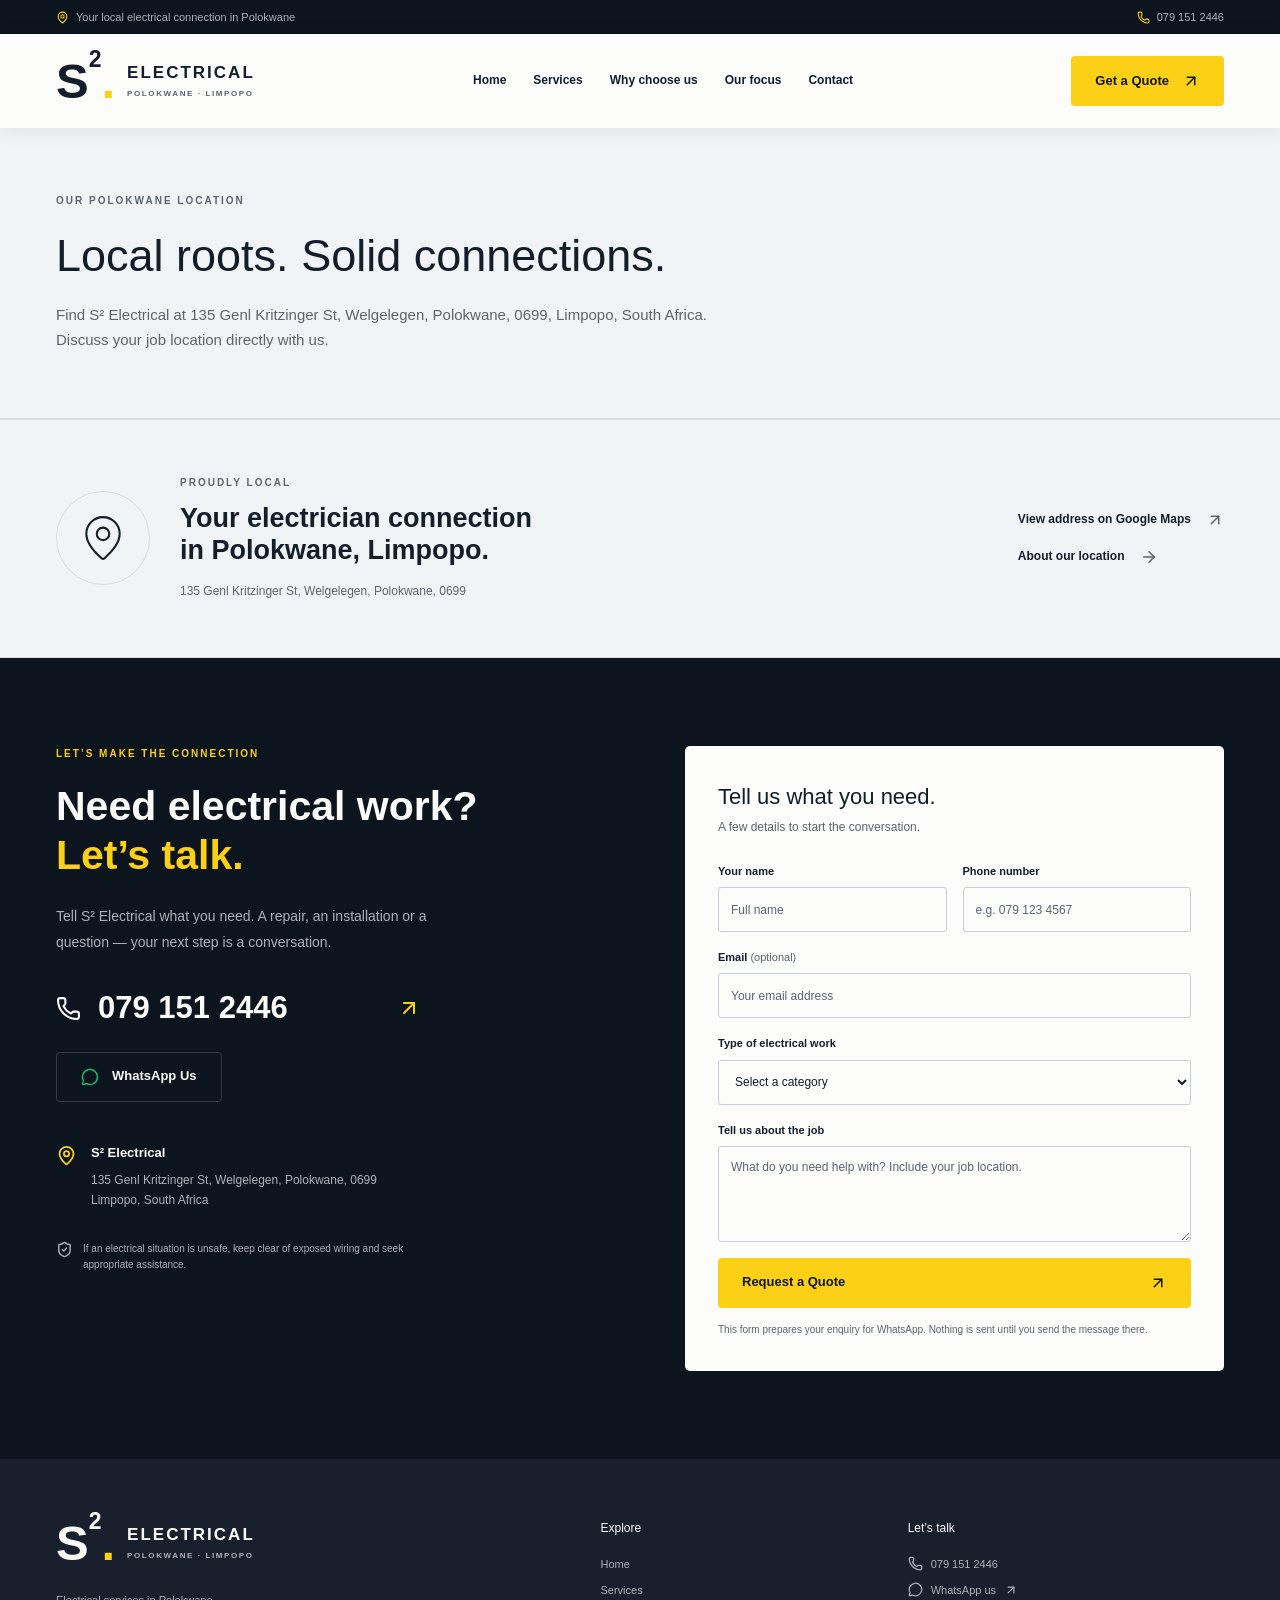
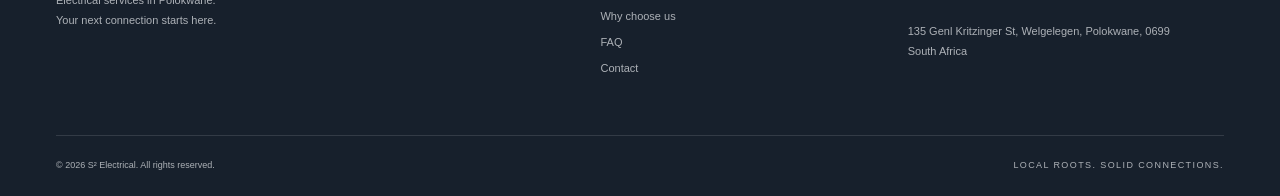
<file: service-area.html>
<!DOCTYPE html>
<html lang="en"><head><meta charset="utf-8"><meta name="viewport" content="width=device-width, initial-scale=1"><title>Our Polokwane Location | S² Electrical</title><meta name="description" content="Find S² Electrical at 135 Genl Kritzinger St, Welgelegen, Polokwane, 0699, Limpopo, South Africa. Discuss your job location directly with us."><meta property="og:title" content="Our Polokwane Location | S² Electrical"><meta property="og:description" content="Find S² Electrical at 135 Genl Kritzinger St, Welgelegen, Polokwane, 0699, Limpopo, South Africa. Discuss your job location directly with us."><meta property="og:type" content="website"><meta name="twitter:card" content="summary_large_image"><link rel="icon" type="image/svg+xml" href="assets/favicon.svg"><link rel="stylesheet" href="styles.css"><script src="script.js" defer></script></head><body><div class="s2" data-tsd-source="/src/components/site/site.tsx:13:165"><a class="skip-link" href="#main">Skip to content</a><div class="topline" data-tsd-source="/src/components/site/site.tsx:13:242"><div class="container" data-tsd-source="/src/components/site/site.tsx:13:267"><span data-tsd-source="/src/components/site/site.tsx:13:294"><svg aria-hidden="true" class="lucide lucide-map-pin" data-tsd-source="/src/components/site/site.tsx:13:300" fill="none" height="13" stroke="currentColor" stroke-linecap="round" stroke-linejoin="round" stroke-width="2" viewbox="0 0 24 24" width="13" xmlns="http://www.w3.org/2000/svg"><path d="M20 10c0 4.993-5.539 10.193-7.399 11.799a1 1 0 0 1-1.202 0C9.539 20.193 4 14.993 4 10a8 8 0 0 1 16 0"></path><circle cx="12" cy="10" r="3"></circle></svg> Your local electrical connection in Polokwane</span><a href="tel:0791512446"><svg aria-hidden="true" class="lucide lucide-phone" data-tsd-source="/src/components/site/site.tsx:13:397" fill="none" height="13" stroke="currentColor" stroke-linecap="round" stroke-linejoin="round" stroke-width="2" viewbox="0 0 24 24" width="13" xmlns="http://www.w3.org/2000/svg"><path d="M13.832 16.568a1 1 0 0 0 1.213-.303l.355-.465A2 2 0 0 1 17 15h3a2 2 0 0 1 2 2v3a2 2 0 0 1-2 2A18 18 0 0 1 2 4a2 2 0 0 1 2-2h3a2 2 0 0 1 2 2v3a2 2 0 0 1-.8 1.6l-.468.351a1 1 0 0 0-.292 1.233 14 14 0 0 0 6.392 6.384"></path></svg>079 151 2446</a></div></div><header class="site-header" data-tsd-source="/src/components/site/site.tsx:13:438"><div class="container header-inner" data-tsd-source="/src/components/site/site.tsx:13:470"><a aria-label="S squared Electrical home" class="brand" href="index.html"><span class="brand-symbol" data-tsd-source="/src/components/site/site.tsx:11:102">S<sup data-tsd-source="/src/components/site/site.tsx:11:134">2</sup><span class="brand-dot" data-tsd-source="/src/components/site/site.tsx:11:146">.</span></span><span class="brand-name" data-tsd-source="/src/components/site/site.tsx:11:189">ELECTRICAL<span data-tsd-source="/src/components/site/site.tsx:11:228">POLOKWANE · LIMPOPO</span></span></a><nav aria-label="Main navigation" class="main-nav" data-tsd-source="/src/components/site/site.tsx:13:518"><a href="index.html">Home</a><a href="services.html">Services</a><a href="about.html">Why choose us</a><a href="work.html">Our focus</a><a href="contact.html">Contact</a><a class="mobile-faq" href="faq.html">FAQ</a></nav><div class="header-cta" data-tsd-source="/src/components/site/site.tsx:13:813"><a class="inline-flex items-center justify-center gap-2 whitespace-nowrap rounded-md text-sm font-medium cursor-pointer transition-colors focus-visible:outline-none focus-visible:ring-1 focus-visible:ring-ring disabled:pointer-events-none disabled:opacity-50 disabled:cursor-not-allowed [&amp;_svg]:pointer-events-none [&amp;_svg]:size-4 [&amp;_svg]:shrink-0 site-control h-9 px-4 py-2 action action-primary" href="contact.html">Get a Quote<svg aria-hidden="true" class="lucide lucide-arrow-up-right" data-tsd-source="/src/components/site/site.tsx:12:317" fill="none" height="18" stroke="currentColor" stroke-linecap="round" stroke-linejoin="round" stroke-width="2" viewbox="0 0 24 24" width="18" xmlns="http://www.w3.org/2000/svg"><path d="M7 7h10v10"></path><path d="M7 17 17 7"></path></svg></a></div><button aria-expanded="false" aria-label="Open navigation" class="inline-flex items-center justify-center gap-2 whitespace-nowrap rounded-md text-sm font-medium cursor-pointer transition-colors focus-visible:outline-none focus-visible:ring-1 focus-visible:ring-ring disabled:pointer-events-none disabled:opacity-50 disabled:cursor-not-allowed [&amp;_svg]:pointer-events-none [&amp;_svg]:size-4 [&amp;_svg]:shrink-0 site-control h-9 px-4 py-2 menu-toggle" data-tsd-source="/src/components/site/site.tsx:13:856"><svg aria-hidden="true" class="lucide lucide-menu" data-tsd-source="/src/components/site/site.tsx:13:1019" fill="none" height="24" stroke="currentColor" stroke-linecap="round" stroke-linejoin="round" stroke-width="2" viewbox="0 0 24 24" width="24" xmlns="http://www.w3.org/2000/svg"><path d="M4 5h16"></path><path d="M4 12h16"></path><path d="M4 19h16"></path></svg></button></div></header><main data-tsd-source="/src/components/site/site.tsx:13:1051" id="main"><section class="page-intro" data-tsd-source="/src/components/site/site.tsx:15:94"><div class="container" data-tsd-source="/src/components/site/site.tsx:15:126"><div class="eyebrow" data-tsd-source="/src/components/site/site.tsx:15:153">OUR POLOKWANE LOCATION</div><h1 data-tsd-source="/src/components/site/site.tsx:15:191">Local roots. Solid connections.</h1><p data-tsd-source="/src/components/site/site.tsx:15:207">Find S² Electrical at 135 Genl Kritzinger St, Welgelegen, Polokwane, 0699, Limpopo, South Africa. Discuss your job location directly with us.</p></div></section><section class="area-section" data-tsd-source="/src/components/site/site.tsx:20:38"><div class="container area-inner" data-tsd-source="/src/components/site/site.tsx:20:72"><div class="area-icon" data-tsd-source="/src/components/site/site.tsx:20:110"><svg aria-hidden="true" class="lucide lucide-map-pin" data-tsd-source="/src/components/site/site.tsx:20:137" fill="none" height="50" stroke="currentColor" stroke-linecap="round" stroke-linejoin="round" stroke-width="1" viewbox="0 0 24 24" width="50" xmlns="http://www.w3.org/2000/svg"><path d="M20 10c0 4.993-5.539 10.193-7.399 11.799a1 1 0 0 1-1.202 0C9.539 20.193 4 14.993 4 10a8 8 0 0 1 16 0"></path><circle cx="12" cy="10" r="3"></circle></svg></div><div data-tsd-source="/src/components/site/site.tsx:20:178"><div class="eyebrow" data-tsd-source="/src/components/site/site.tsx:20:183">PROUDLY LOCAL</div><h2 data-tsd-source="/src/components/site/site.tsx:20:227">Your electrician connection<br data-tsd-source="/src/components/site/site.tsx:20:258"/>in Polokwane, Limpopo.</h2><p data-tsd-source="/src/components/site/site.tsx:20:290">135 Genl Kritzinger St, Welgelegen, Polokwane, 0699</p></div><div class="area-actions" data-tsd-source="/src/components/site/site.tsx:20:312"><a class="text-link" href="https://www.google.com/maps/search/?api=1&amp;query=135%20Genl%20Kritzinger%20St%2C%20Welgelegen%2C%20Polokwane%2C%200699%2C%20South%20Africa" rel="noopener noreferrer" target="_blank">View address on Google Maps <svg aria-hidden="true" class="lucide lucide-arrow-up-right" data-tsd-source="/src/components/site/site.tsx:20:542" fill="none" height="18" stroke="currentColor" stroke-linecap="round" stroke-linejoin="round" stroke-width="2" viewbox="0 0 24 24" width="18" xmlns="http://www.w3.org/2000/svg"><path d="M7 7h10v10"></path><path d="M7 17 17 7"></path></svg></a><a aria-current="page" class="text-link active" href="service-area.html">About our location <svg aria-hidden="true" class="lucide lucide-arrow-right" data-tsd-source="/src/components/site/site.tsx:20:637" fill="none" height="18" stroke="currentColor" stroke-linecap="round" stroke-linejoin="round" stroke-width="2" viewbox="0 0 24 24" width="18" xmlns="http://www.w3.org/2000/svg"><path d="M5 12h14"></path><path d="m12 5 7 7-7 7"></path></svg></a></div></div></section><section class="section contact-section" data-tsd-source="/src/components/site/site.tsx:23:41"><div class="container contact-grid" data-tsd-source="/src/components/site/site.tsx:23:86"><div data-tsd-source="/src/components/site/site.tsx:23:126"><div class="eyebrow" data-tsd-source="/src/components/site/site.tsx:23:131">LET’S MAKE THE CONNECTION</div><h2 data-tsd-source="/src/components/site/site.tsx:23:187">Need electrical work?<br data-tsd-source="/src/components/site/site.tsx:23:212"/><em data-tsd-source="/src/components/site/site.tsx:23:217">Let’s talk.</em></h2><p class="section-copy" data-tsd-source="/src/components/site/site.tsx:23:242">Tell S² Electrical what you need. A repair, an installation or a question — your next step is a conversation.</p><a class="contact-phone" href="tel:0791512446"><svg aria-hidden="true" class="lucide lucide-phone" data-tsd-source="/src/components/site/site.tsx:23:434" fill="none" height="25" stroke="currentColor" stroke-linecap="round" stroke-linejoin="round" stroke-width="2" viewbox="0 0 24 24" width="25" xmlns="http://www.w3.org/2000/svg"><path d="M13.832 16.568a1 1 0 0 0 1.213-.303l.355-.465A2 2 0 0 1 17 15h3a2 2 0 0 1 2 2v3a2 2 0 0 1-2 2A18 18 0 0 1 2 4a2 2 0 0 1 2-2h3a2 2 0 0 1 2 2v3a2 2 0 0 1-.8 1.6l-.468.351a1 1 0 0 0-.292 1.233 14 14 0 0 0 6.392 6.384"></path></svg>079 151 2446<svg aria-hidden="true" class="lucide lucide-arrow-up-right" data-tsd-source="/src/components/site/site.tsx:23:459" fill="none" height="24" stroke="currentColor" stroke-linecap="round" stroke-linejoin="round" stroke-width="2" viewbox="0 0 24 24" width="24" xmlns="http://www.w3.org/2000/svg"><path d="M7 7h10v10"></path><path d="M7 17 17 7"></path></svg></a><a class="inline-flex items-center justify-center gap-2 whitespace-nowrap rounded-md text-sm font-medium cursor-pointer transition-colors focus-visible:outline-none focus-visible:ring-1 focus-visible:ring-ring disabled:pointer-events-none disabled:opacity-50 disabled:cursor-not-allowed [&amp;_svg]:pointer-events-none [&amp;_svg]:size-4 [&amp;_svg]:shrink-0 site-control h-9 px-4 py-2 action action-whatsapp" href="https://wa.me/27791512446" rel="noopener noreferrer" target="_blank"><svg aria-hidden="true" class="lucide lucide-message-circle" data-tsd-source="/src/components/site/site.tsx:12:536" fill="none" height="19" stroke="currentColor" stroke-linecap="round" stroke-linejoin="round" stroke-width="2" viewbox="0 0 24 24" width="19" xmlns="http://www.w3.org/2000/svg"><path d="M2.992 16.342a2 2 0 0 1 .094 1.167l-1.065 3.29a1 1 0 0 0 1.236 1.168l3.413-.998a2 2 0 0 1 1.099.092 10 10 0 1 0-4.777-4.719"></path></svg> WhatsApp Us</a><div class="contact-address" data-tsd-source="/src/components/site/site.tsx:23:513"><svg aria-hidden="true" class="lucide lucide-map-pin" data-tsd-source="/src/components/site/site.tsx:23:546" fill="none" height="21" stroke="currentColor" stroke-linecap="round" stroke-linejoin="round" stroke-width="2" viewbox="0 0 24 24" width="21" xmlns="http://www.w3.org/2000/svg"><path d="M20 10c0 4.993-5.539 10.193-7.399 11.799a1 1 0 0 1-1.202 0C9.539 20.193 4 14.993 4 10a8 8 0 0 1 16 0"></path><circle cx="12" cy="10" r="3"></circle></svg><div data-tsd-source="/src/components/site/site.tsx:23:565"><strong data-tsd-source="/src/components/site/site.tsx:23:570">S² Electrical</strong><p data-tsd-source="/src/components/site/site.tsx:23:600">135 Genl Kritzinger St, Welgelegen, Polokwane, 0699<br data-tsd-source="/src/components/site/site.tsx:23:612"/>Limpopo, South Africa</p></div></div><p class="safety-note" data-tsd-source="/src/components/site/site.tsx:23:654"><svg aria-hidden="true" class="lucide lucide-shield-check" data-tsd-source="/src/components/site/site.tsx:23:681" fill="none" height="17" stroke="currentColor" stroke-linecap="round" stroke-linejoin="round" stroke-width="2" viewbox="0 0 24 24" width="17" xmlns="http://www.w3.org/2000/svg"><path d="M20 13c0 5-3.5 7.5-7.66 8.95a1 1 0 0 1-.67-.01C7.5 20.5 4 18 4 13V6a1 1 0 0 1 1-1c2 0 4.5-1.2 6.24-2.72a1.17 1.17 0 0 1 1.52 0C14.51 3.81 17 5 19 5a1 1 0 0 1 1 1z"></path><path d="m9 12 2 2 4-4"></path></svg> If an electrical situation is unsafe, keep clear of exposed wiring and seek appropriate assistance.</p></div><div class="quote-panel" data-tsd-source="/src/components/site/site.tsx:22:493"><form data-tsd-source="/src/components/site/site.tsx:22:1192" id="quote-form"><h3 data-tsd-source="/src/components/site/site.tsx:22:1232">Tell us what you need.</h3><p class="form-caption" data-tsd-source="/src/components/site/site.tsx:22:1263">A few details to start the conversation.</p><div class="form-row" data-tsd-source="/src/components/site/site.tsx:22:1335"><label data-tsd-source="/src/components/site/site.tsx:22:1361">Your name<input autocomplete="name" data-tsd-source="/src/components/site/site.tsx:22:1377" minlength="2" name="name" placeholder="Full name" required=""/></label><label data-tsd-source="/src/components/site/site.tsx:22:1472">Phone number<input autocomplete="tel" data-tsd-source="/src/components/site/site.tsx:22:1491" name="phone" pattern="[+0-9() \-]{7,20}" placeholder="e.g. 079 123 4567" required="" title="Enter a phone number using 7–20 digits, spaces, or + ( ) -" type="tel"/></label></div><label data-tsd-source="/src/components/site/site.tsx:22:1692">Email <span data-tsd-source="/src/components/site/site.tsx:22:1705">(optional)</span><input autocomplete="email" data-tsd-source="/src/components/site/site.tsx:22:1728" name="email" placeholder="Your email address" type="email"/></label><label data-tsd-source="/src/components/site/site.tsx:22:1824">Type of electrical work<select data-tsd-source="/src/components/site/site.tsx:22:1854" name="work" required=""><option data-tsd-source="/src/components/site/site.tsx:22:1899" disabled="" selected="" value="">Select a category</option><option data-tsd-source="/src/components/site/site.tsx:22:1977">Electrical installations</option><option data-tsd-source="/src/components/site/site.tsx:22:1977">Repairs &amp; fault finding</option><option data-tsd-source="/src/components/site/site.tsx:22:1977">Lighting installation</option><option data-tsd-source="/src/components/site/site.tsx:22:1977">Residential electrical</option><option data-tsd-source="/src/components/site/site.tsx:22:1977">Commercial electrical</option><option data-tsd-source="/src/components/site/site.tsx:22:1977">DB boards &amp; wiring</option><option data-tsd-source="/src/components/site/site.tsx:22:1977">Electrical maintenance</option><option data-tsd-source="/src/components/site/site.tsx:22:1977">Safety checks</option><option data-tsd-source="/src/components/site/site.tsx:22:2015">Other / Not sure</option></select></label><label data-tsd-source="/src/components/site/site.tsx:22:2065">Tell us about the job<textarea data-tsd-source="/src/components/site/site.tsx:22:2093" minlength="10" name="message" placeholder="What do you need help with? Include your job location." required="" rows="4"></textarea></label><button class="inline-flex items-center justify-center gap-2 whitespace-nowrap rounded-md text-sm font-medium cursor-pointer transition-colors focus-visible:outline-none focus-visible:ring-1 focus-visible:ring-ring disabled:pointer-events-none disabled:opacity-50 disabled:cursor-not-allowed [&amp;_svg]:pointer-events-none [&amp;_svg]:size-4 [&amp;_svg]:shrink-0 site-control h-9 px-4 py-2 action action-primary form-submit" data-tsd-source="/src/components/site/site.tsx:22:2229" type="submit">Request a Quote <svg aria-hidden="true" class="lucide lucide-arrow-up-right" data-tsd-source="/src/components/site/site.tsx:22:2328" fill="none" height="18" stroke="currentColor" stroke-linecap="round" stroke-linejoin="round" stroke-width="2" viewbox="0 0 24 24" width="18" xmlns="http://www.w3.org/2000/svg"><path d="M7 7h10v10"></path><path d="M7 17 17 7"></path></svg></button><p class="form-disclaimer" data-tsd-source="/src/components/site/site.tsx:22:2362">This form prepares your enquiry for WhatsApp. Nothing is sent until you send the message there.</p></form></div></div></section></main><footer class="site-footer" data-tsd-source="/src/components/site/site.tsx:24:26"><div class="container footer-main" data-tsd-source="/src/components/site/site.tsx:24:58"><div data-tsd-source="/src/components/site/site.tsx:24:97"><a aria-label="S squared Electrical home" class="brand" href="index.html"><span class="brand-symbol" data-tsd-source="/src/components/site/site.tsx:11:102">S<sup data-tsd-source="/src/components/site/site.tsx:11:134">2</sup><span class="brand-dot" data-tsd-source="/src/components/site/site.tsx:11:146">.</span></span><span class="brand-name" data-tsd-source="/src/components/site/site.tsx:11:189">ELECTRICAL<span data-tsd-source="/src/components/site/site.tsx:11:228">POLOKWANE · LIMPOPO</span></span></a><p data-tsd-source="/src/components/site/site.tsx:24:110">Electrical services in Polokwane.<br data-tsd-source="/src/components/site/site.tsx:24:146"/>Your next connection starts here.</p></div><div data-tsd-source="/src/components/site/site.tsx:24:194"><h3 data-tsd-source="/src/components/site/site.tsx:24:199">Explore</h3><a href="index.html">Home</a><a href="services.html">Services</a><a href="about.html">Why choose us</a><a href="faq.html">FAQ</a><a href="contact.html">Contact</a></div><div data-tsd-source="/src/components/site/site.tsx:24:379"><h3 data-tsd-source="/src/components/site/site.tsx:24:384">Let’s talk</h3><a href="tel:0791512446"><svg aria-hidden="true" class="lucide lucide-phone" data-tsd-source="/src/components/site/site.tsx:24:428" fill="none" height="15" stroke="currentColor" stroke-linecap="round" stroke-linejoin="round" stroke-width="2" viewbox="0 0 24 24" width="15" xmlns="http://www.w3.org/2000/svg"><path d="M13.832 16.568a1 1 0 0 0 1.213-.303l.355-.465A2 2 0 0 1 17 15h3a2 2 0 0 1 2 2v3a2 2 0 0 1-2 2A18 18 0 0 1 2 4a2 2 0 0 1 2-2h3a2 2 0 0 1 2 2v3a2 2 0 0 1-.8 1.6l-.468.351a1 1 0 0 0-.292 1.233 14 14 0 0 0 6.392 6.384"></path></svg>079 151 2446</a><a href="https://wa.me/27791512446" rel="noopener noreferrer" target="_blank"><svg aria-hidden="true" class="lucide lucide-message-circle" data-tsd-source="/src/components/site/site.tsx:24:518" fill="none" height="15" stroke="currentColor" stroke-linecap="round" stroke-linejoin="round" stroke-width="2" viewbox="0 0 24 24" width="15" xmlns="http://www.w3.org/2000/svg"><path d="M2.992 16.342a2 2 0 0 1 .094 1.167l-1.065 3.29a1 1 0 0 0 1.236 1.168l3.413-.998a2 2 0 0 1 1.099.092 10 10 0 1 0-4.777-4.719"></path></svg>WhatsApp us <svg aria-hidden="true" class="lucide lucide-arrow-up-right" data-tsd-source="/src/components/site/site.tsx:24:556" fill="none" height="14" stroke="currentColor" stroke-linecap="round" stroke-linejoin="round" stroke-width="2" viewbox="0 0 24 24" width="14" xmlns="http://www.w3.org/2000/svg"><path d="M7 7h10v10"></path><path d="M7 17 17 7"></path></svg></a><p data-tsd-source="/src/components/site/site.tsx:24:585">135 Genl Kritzinger St, Welgelegen, Polokwane, 0699<br data-tsd-source="/src/components/site/site.tsx:24:597"/>South Africa</p></div></div><div class="container footer-bottom" data-tsd-source="/src/components/site/site.tsx:24:630"><span data-tsd-source="/src/components/site/site.tsx:24:671">© 2026 S² Electrical. All rights reserved.</span><span data-tsd-source="/src/components/site/site.tsx:24:748">LOCAL ROOTS. SOLID CONNECTIONS.</span></div></footer><div class="mobile-contact" data-tsd-source="/src/components/site/site.tsx:13:1093"><a class="inline-flex items-center justify-center gap-2 whitespace-nowrap rounded-md text-sm font-medium cursor-pointer transition-colors focus-visible:outline-none focus-visible:ring-1 focus-visible:ring-ring disabled:pointer-events-none disabled:opacity-50 disabled:cursor-not-allowed [&amp;_svg]:pointer-events-none [&amp;_svg]:size-4 [&amp;_svg]:shrink-0 site-control h-9 px-4 py-2 action action-outline" href="tel:0791512446"><svg aria-hidden="true" class="lucide lucide-phone" data-tsd-source="/src/components/site/site.tsx:12:517" fill="none" height="17" stroke="currentColor" stroke-linecap="round" stroke-linejoin="round" stroke-width="2" viewbox="0 0 24 24" width="17" xmlns="http://www.w3.org/2000/svg"><path d="M13.832 16.568a1 1 0 0 0 1.213-.303l.355-.465A2 2 0 0 1 17 15h3a2 2 0 0 1 2 2v3a2 2 0 0 1-2 2A18 18 0 0 1 2 4a2 2 0 0 1 2-2h3a2 2 0 0 1 2 2v3a2 2 0 0 1-.8 1.6l-.468.351a1 1 0 0 0-.292 1.233 14 14 0 0 0 6.392 6.384"></path></svg> Call now</a><a class="inline-flex items-center justify-center gap-2 whitespace-nowrap rounded-md text-sm font-medium cursor-pointer transition-colors focus-visible:outline-none focus-visible:ring-1 focus-visible:ring-ring disabled:pointer-events-none disabled:opacity-50 disabled:cursor-not-allowed [&amp;_svg]:pointer-events-none [&amp;_svg]:size-4 [&amp;_svg]:shrink-0 site-control h-9 px-4 py-2 action action-whatsapp" href="https://wa.me/27791512446" rel="noopener noreferrer" target="_blank"><svg aria-hidden="true" class="lucide lucide-message-circle" data-tsd-source="/src/components/site/site.tsx:12:536" fill="none" height="19" stroke="currentColor" stroke-linecap="round" stroke-linejoin="round" stroke-width="2" viewbox="0 0 24 24" width="19" xmlns="http://www.w3.org/2000/svg"><path d="M2.992 16.342a2 2 0 0 1 .094 1.167l-1.065 3.29a1 1 0 0 0 1.236 1.168l3.413-.998a2 2 0 0 1 1.099.092 10 10 0 1 0-4.777-4.719"></path></svg> WhatsApp</a></div></div></body></html>
</file>
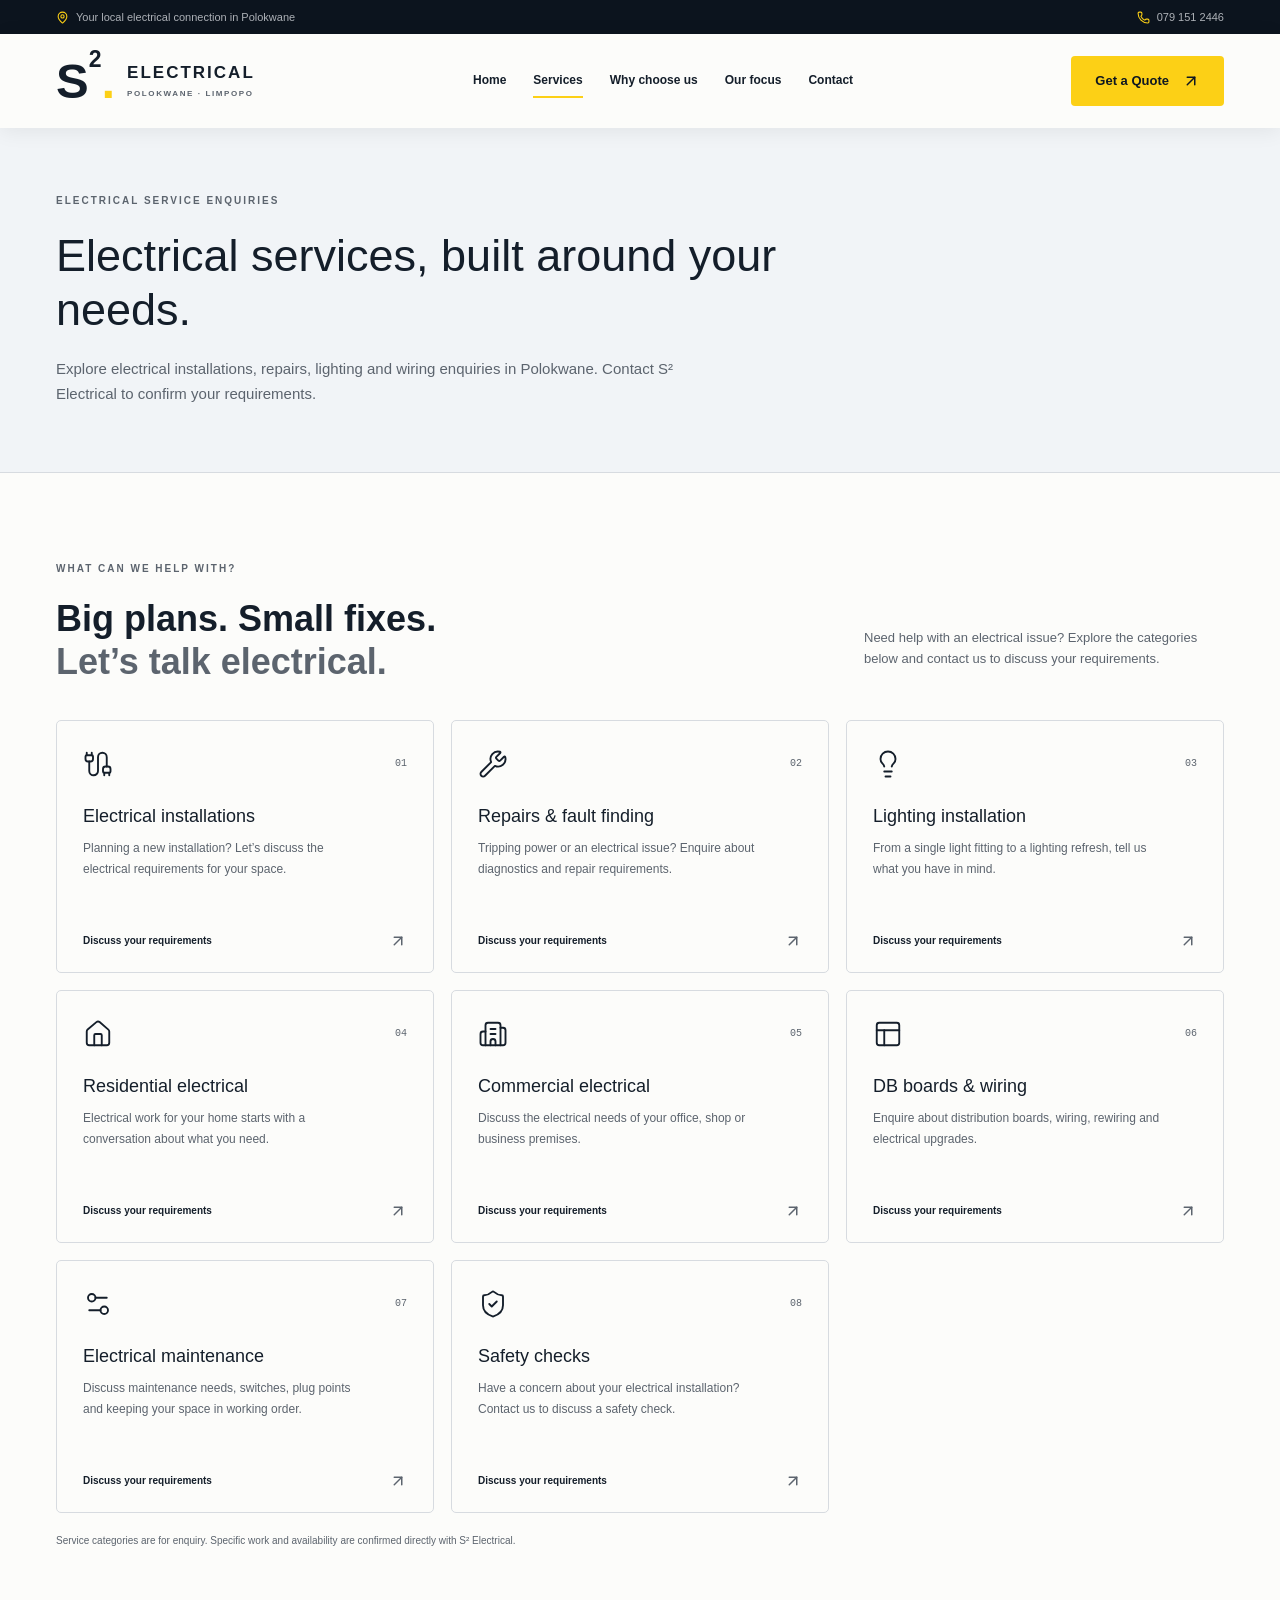
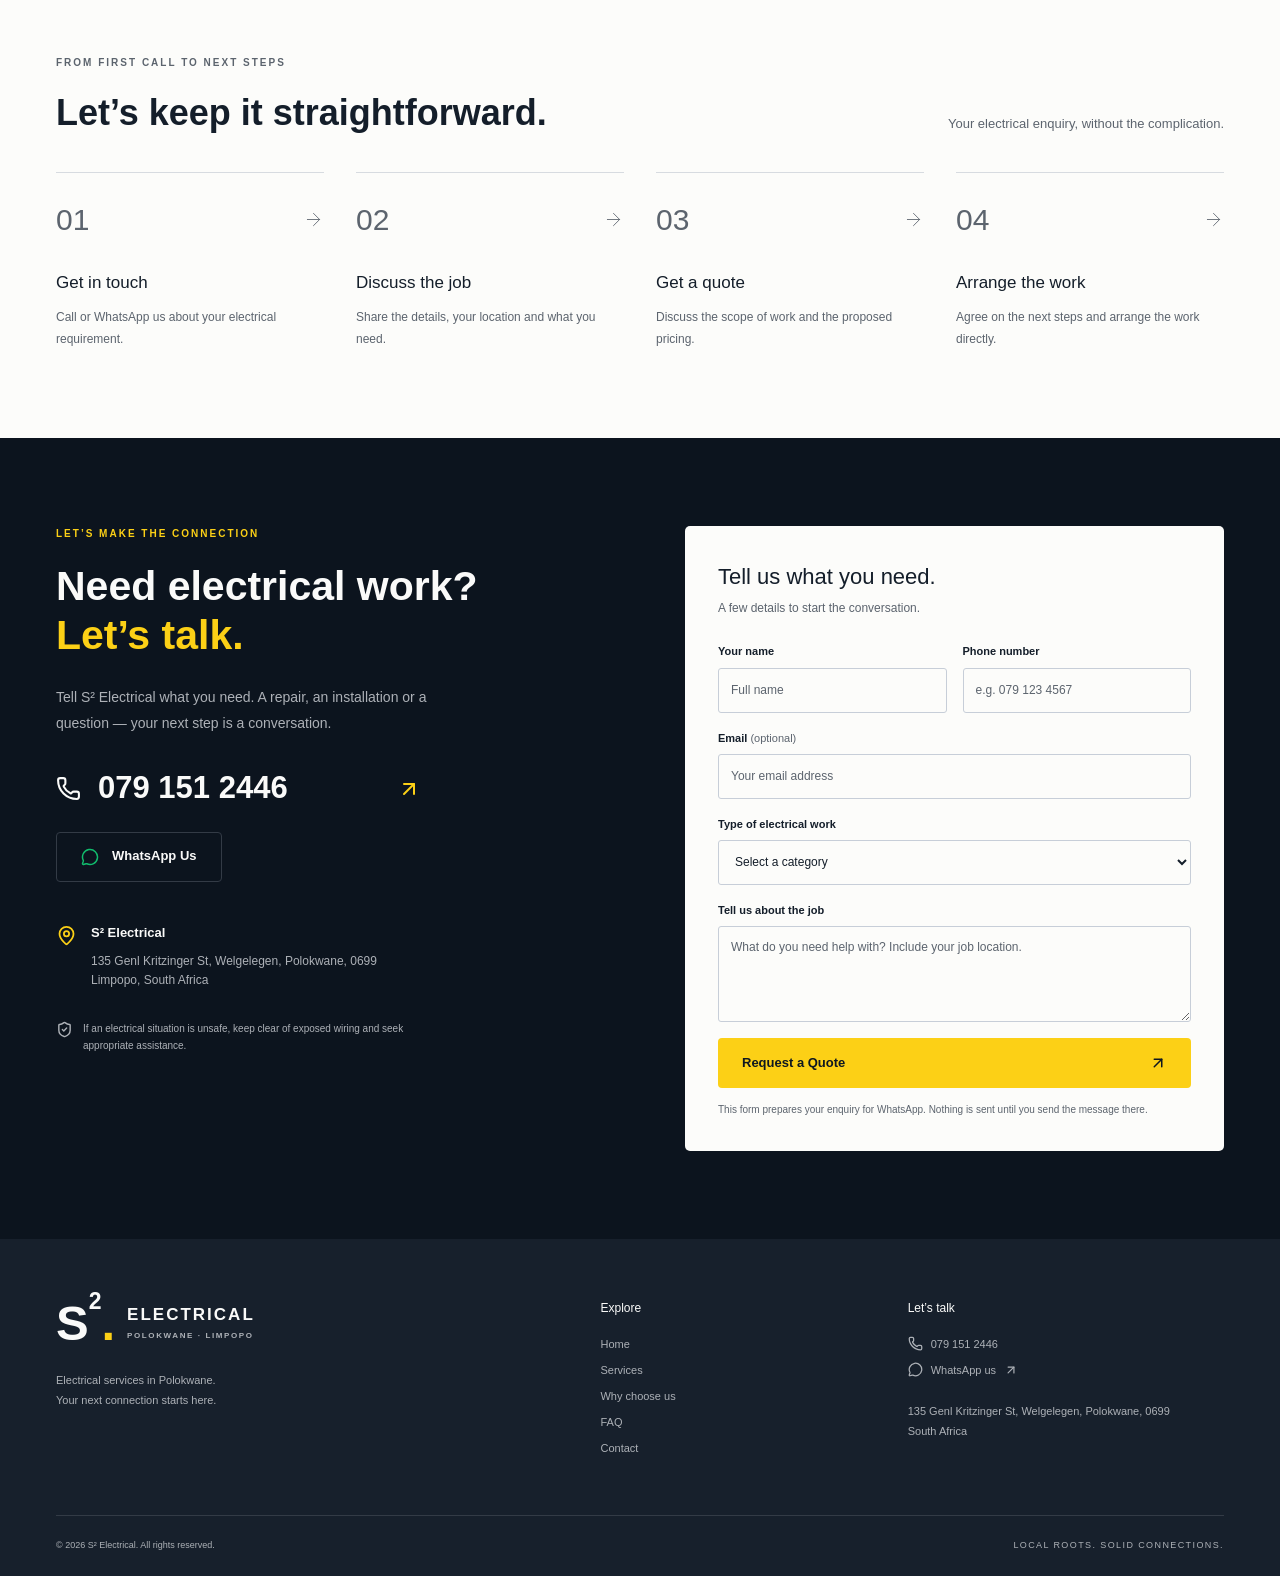
<file: services.html>
<!DOCTYPE html>
<html lang="en"><head><meta charset="utf-8"><meta name="viewport" content="width=device-width, initial-scale=1"><title>Electrical Service Enquiries | S² Electrical</title><meta name="description" content="Explore electrical installations, repairs, lighting and wiring enquiries in Polokwane. Contact S² Electrical to confirm your requirements."><meta property="og:title" content="Electrical Service Enquiries | S² Electrical"><meta property="og:description" content="Explore electrical installations, repairs, lighting and wiring enquiries in Polokwane. Contact S² Electrical to confirm your requirements."><meta property="og:type" content="website"><meta name="twitter:card" content="summary_large_image"><link rel="icon" type="image/svg+xml" href="assets/favicon.svg"><link rel="stylesheet" href="styles.css"><script src="script.js" defer></script></head><body><div class="s2" data-tsd-source="/src/components/site/site.tsx:13:165"><a class="skip-link" href="#main">Skip to content</a><div class="topline" data-tsd-source="/src/components/site/site.tsx:13:242"><div class="container" data-tsd-source="/src/components/site/site.tsx:13:267"><span data-tsd-source="/src/components/site/site.tsx:13:294"><svg aria-hidden="true" class="lucide lucide-map-pin" data-tsd-source="/src/components/site/site.tsx:13:300" fill="none" height="13" stroke="currentColor" stroke-linecap="round" stroke-linejoin="round" stroke-width="2" viewbox="0 0 24 24" width="13" xmlns="http://www.w3.org/2000/svg"><path d="M20 10c0 4.993-5.539 10.193-7.399 11.799a1 1 0 0 1-1.202 0C9.539 20.193 4 14.993 4 10a8 8 0 0 1 16 0"></path><circle cx="12" cy="10" r="3"></circle></svg> Your local electrical connection in Polokwane</span><a href="tel:0791512446"><svg aria-hidden="true" class="lucide lucide-phone" data-tsd-source="/src/components/site/site.tsx:13:397" fill="none" height="13" stroke="currentColor" stroke-linecap="round" stroke-linejoin="round" stroke-width="2" viewbox="0 0 24 24" width="13" xmlns="http://www.w3.org/2000/svg"><path d="M13.832 16.568a1 1 0 0 0 1.213-.303l.355-.465A2 2 0 0 1 17 15h3a2 2 0 0 1 2 2v3a2 2 0 0 1-2 2A18 18 0 0 1 2 4a2 2 0 0 1 2-2h3a2 2 0 0 1 2 2v3a2 2 0 0 1-.8 1.6l-.468.351a1 1 0 0 0-.292 1.233 14 14 0 0 0 6.392 6.384"></path></svg>079 151 2446</a></div></div><header class="site-header" data-tsd-source="/src/components/site/site.tsx:13:438"><div class="container header-inner" data-tsd-source="/src/components/site/site.tsx:13:470"><a aria-label="S squared Electrical home" class="brand" href="index.html"><span class="brand-symbol" data-tsd-source="/src/components/site/site.tsx:11:102">S<sup data-tsd-source="/src/components/site/site.tsx:11:134">2</sup><span class="brand-dot" data-tsd-source="/src/components/site/site.tsx:11:146">.</span></span><span class="brand-name" data-tsd-source="/src/components/site/site.tsx:11:189">ELECTRICAL<span data-tsd-source="/src/components/site/site.tsx:11:228">POLOKWANE · LIMPOPO</span></span></a><nav aria-label="Main navigation" class="main-nav" data-tsd-source="/src/components/site/site.tsx:13:518"><a href="index.html">Home</a><a aria-current="page" class="active" href="services.html">Services</a><a href="about.html">Why choose us</a><a href="work.html">Our focus</a><a href="contact.html">Contact</a><a class="mobile-faq" href="faq.html">FAQ</a></nav><div class="header-cta" data-tsd-source="/src/components/site/site.tsx:13:813"><a class="inline-flex items-center justify-center gap-2 whitespace-nowrap rounded-md text-sm font-medium cursor-pointer transition-colors focus-visible:outline-none focus-visible:ring-1 focus-visible:ring-ring disabled:pointer-events-none disabled:opacity-50 disabled:cursor-not-allowed [&amp;_svg]:pointer-events-none [&amp;_svg]:size-4 [&amp;_svg]:shrink-0 site-control h-9 px-4 py-2 action action-primary" href="contact.html">Get a Quote<svg aria-hidden="true" class="lucide lucide-arrow-up-right" data-tsd-source="/src/components/site/site.tsx:12:317" fill="none" height="18" stroke="currentColor" stroke-linecap="round" stroke-linejoin="round" stroke-width="2" viewbox="0 0 24 24" width="18" xmlns="http://www.w3.org/2000/svg"><path d="M7 7h10v10"></path><path d="M7 17 17 7"></path></svg></a></div><button aria-expanded="false" aria-label="Open navigation" class="inline-flex items-center justify-center gap-2 whitespace-nowrap rounded-md text-sm font-medium cursor-pointer transition-colors focus-visible:outline-none focus-visible:ring-1 focus-visible:ring-ring disabled:pointer-events-none disabled:opacity-50 disabled:cursor-not-allowed [&amp;_svg]:pointer-events-none [&amp;_svg]:size-4 [&amp;_svg]:shrink-0 site-control h-9 px-4 py-2 menu-toggle" data-tsd-source="/src/components/site/site.tsx:13:856"><svg aria-hidden="true" class="lucide lucide-menu" data-tsd-source="/src/components/site/site.tsx:13:1019" fill="none" height="24" stroke="currentColor" stroke-linecap="round" stroke-linejoin="round" stroke-width="2" viewbox="0 0 24 24" width="24" xmlns="http://www.w3.org/2000/svg"><path d="M4 5h16"></path><path d="M4 12h16"></path><path d="M4 19h16"></path></svg></button></div></header><main data-tsd-source="/src/components/site/site.tsx:13:1051" id="main"><section class="page-intro" data-tsd-source="/src/components/site/site.tsx:15:94"><div class="container" data-tsd-source="/src/components/site/site.tsx:15:126"><div class="eyebrow" data-tsd-source="/src/components/site/site.tsx:15:153">ELECTRICAL SERVICE ENQUIRIES</div><h1 data-tsd-source="/src/components/site/site.tsx:15:191">Electrical services, built around your needs.</h1><p data-tsd-source="/src/components/site/site.tsx:15:207">Explore electrical installations, repairs, lighting and wiring enquiries in Polokwane. Contact S² Electrical to confirm your requirements.</p></div></section><section class="section services-section" data-tsd-source="/src/components/site/site.tsx:16:76"><div class="container" data-tsd-source="/src/components/site/site.tsx:16:122"><div class="section-heading" data-tsd-source="/src/components/site/site.tsx:16:149"><div data-tsd-source="/src/components/site/site.tsx:16:182"><div class="eyebrow" data-tsd-source="/src/components/site/site.tsx:16:187">WHAT CAN WE HELP WITH?</div><h2 data-tsd-source="/src/components/site/site.tsx:16:240">Big plans. Small fixes.<br data-tsd-source="/src/components/site/site.tsx:16:267"/><span data-tsd-source="/src/components/site/site.tsx:16:272">Let’s talk electrical.</span></h2></div><div class="heading-aside" data-tsd-source="/src/components/site/site.tsx:16:318"><p data-tsd-source="/src/components/site/site.tsx:16:349">Need help with an electrical issue? Explore the categories below and contact us to discuss your requirements.</p></div></div><div class="services-grid" data-tsd-source="/src/components/site/site.tsx:16:593"><a class="service-card" href="contact.html"><div class="card-top" data-tsd-source="/src/components/site/site.tsx:16:770"><svg aria-hidden="true" class="lucide lucide-cable" data-tsd-source="/src/components/site/site.tsx:16:796" fill="none" height="30" stroke="currentColor" stroke-linecap="round" stroke-linejoin="round" stroke-width="1.5" viewbox="0 0 24 24" width="30" xmlns="http://www.w3.org/2000/svg"><path d="M17 19a1 1 0 0 1-1-1v-2a2 2 0 0 1 2-2h2a2 2 0 0 1 2 2v2a1 1 0 0 1-1 1z"></path><path d="M17 21v-2"></path><path d="M19 14V6.5a1 1 0 0 0-7 0v11a1 1 0 0 1-7 0V10"></path><path d="M21 21v-2"></path><path d="M3 5V3"></path><path d="M4 10a2 2 0 0 1-2-2V6a1 1 0 0 1 1-1h4a1 1 0 0 1 1 1v2a2 2 0 0 1-2 2z"></path><path d="M7 5V3"></path></svg><span data-tsd-source="/src/components/site/site.tsx:16:831">01</span></div><h3 data-tsd-source="/src/components/site/site.tsx:16:856">Electrical installations</h3><p data-tsd-source="/src/components/site/site.tsx:16:872">Planning a new installation? Let’s discuss the electrical requirements for your space.</p><span class="card-link" data-tsd-source="/src/components/site/site.tsx:16:885">Discuss your requirements <svg aria-hidden="true" class="lucide lucide-arrow-up-right" data-tsd-source="/src/components/site/site.tsx:16:939" fill="none" height="18" stroke="currentColor" stroke-linecap="round" stroke-linejoin="round" stroke-width="2" viewbox="0 0 24 24" width="18" xmlns="http://www.w3.org/2000/svg"><path d="M7 7h10v10"></path><path d="M7 17 17 7"></path></svg></span></a><a class="service-card" href="contact.html"><div class="card-top" data-tsd-source="/src/components/site/site.tsx:16:770"><svg aria-hidden="true" class="lucide lucide-wrench" data-tsd-source="/src/components/site/site.tsx:16:796" fill="none" height="30" stroke="currentColor" stroke-linecap="round" stroke-linejoin="round" stroke-width="1.5" viewbox="0 0 24 24" width="30" xmlns="http://www.w3.org/2000/svg"><path d="M14.7 6.3a1 1 0 0 0 0 1.4l1.6 1.6a1 1 0 0 0 1.4 0l3.106-3.105c.32-.322.863-.22.983.218a6 6 0 0 1-8.259 7.057l-7.91 7.91a1 1 0 0 1-2.999-3l7.91-7.91a6 6 0 0 1 7.057-8.259c.438.12.54.662.219.984z"></path></svg><span data-tsd-source="/src/components/site/site.tsx:16:831">02</span></div><h3 data-tsd-source="/src/components/site/site.tsx:16:856">Repairs &amp; fault finding</h3><p data-tsd-source="/src/components/site/site.tsx:16:872">Tripping power or an electrical issue? Enquire about diagnostics and repair requirements.</p><span class="card-link" data-tsd-source="/src/components/site/site.tsx:16:885">Discuss your requirements <svg aria-hidden="true" class="lucide lucide-arrow-up-right" data-tsd-source="/src/components/site/site.tsx:16:939" fill="none" height="18" stroke="currentColor" stroke-linecap="round" stroke-linejoin="round" stroke-width="2" viewbox="0 0 24 24" width="18" xmlns="http://www.w3.org/2000/svg"><path d="M7 7h10v10"></path><path d="M7 17 17 7"></path></svg></span></a><a class="service-card" href="contact.html"><div class="card-top" data-tsd-source="/src/components/site/site.tsx:16:770"><svg aria-hidden="true" class="lucide lucide-lightbulb" data-tsd-source="/src/components/site/site.tsx:16:796" fill="none" height="30" stroke="currentColor" stroke-linecap="round" stroke-linejoin="round" stroke-width="1.5" viewbox="0 0 24 24" width="30" xmlns="http://www.w3.org/2000/svg"><path d="M15 14c.2-1 .7-1.7 1.5-2.5 1-.9 1.5-2.2 1.5-3.5A6 6 0 0 0 6 8c0 1 .2 2.2 1.5 3.5.7.7 1.3 1.5 1.5 2.5"></path><path d="M9 18h6"></path><path d="M10 22h4"></path></svg><span data-tsd-source="/src/components/site/site.tsx:16:831">03</span></div><h3 data-tsd-source="/src/components/site/site.tsx:16:856">Lighting installation</h3><p data-tsd-source="/src/components/site/site.tsx:16:872">From a single light fitting to a lighting refresh, tell us what you have in mind.</p><span class="card-link" data-tsd-source="/src/components/site/site.tsx:16:885">Discuss your requirements <svg aria-hidden="true" class="lucide lucide-arrow-up-right" data-tsd-source="/src/components/site/site.tsx:16:939" fill="none" height="18" stroke="currentColor" stroke-linecap="round" stroke-linejoin="round" stroke-width="2" viewbox="0 0 24 24" width="18" xmlns="http://www.w3.org/2000/svg"><path d="M7 7h10v10"></path><path d="M7 17 17 7"></path></svg></span></a><a class="service-card" href="contact.html"><div class="card-top" data-tsd-source="/src/components/site/site.tsx:16:770"><svg aria-hidden="true" class="lucide lucide-house" data-tsd-source="/src/components/site/site.tsx:16:796" fill="none" height="30" stroke="currentColor" stroke-linecap="round" stroke-linejoin="round" stroke-width="1.5" viewbox="0 0 24 24" width="30" xmlns="http://www.w3.org/2000/svg"><path d="M15 21v-8a1 1 0 0 0-1-1h-4a1 1 0 0 0-1 1v8"></path><path d="M3 10a2 2 0 0 1 .709-1.528l7-6a2 2 0 0 1 2.582 0l7 6A2 2 0 0 1 21 10v9a2 2 0 0 1-2 2H5a2 2 0 0 1-2-2z"></path></svg><span data-tsd-source="/src/components/site/site.tsx:16:831">04</span></div><h3 data-tsd-source="/src/components/site/site.tsx:16:856">Residential electrical</h3><p data-tsd-source="/src/components/site/site.tsx:16:872">Electrical work for your home starts with a conversation about what you need.</p><span class="card-link" data-tsd-source="/src/components/site/site.tsx:16:885">Discuss your requirements <svg aria-hidden="true" class="lucide lucide-arrow-up-right" data-tsd-source="/src/components/site/site.tsx:16:939" fill="none" height="18" stroke="currentColor" stroke-linecap="round" stroke-linejoin="round" stroke-width="2" viewbox="0 0 24 24" width="18" xmlns="http://www.w3.org/2000/svg"><path d="M7 7h10v10"></path><path d="M7 17 17 7"></path></svg></span></a><a class="service-card" href="contact.html"><div class="card-top" data-tsd-source="/src/components/site/site.tsx:16:770"><svg aria-hidden="true" class="lucide lucide-building2 lucide-building-2" data-tsd-source="/src/components/site/site.tsx:16:796" fill="none" height="30" stroke="currentColor" stroke-linecap="round" stroke-linejoin="round" stroke-width="1.5" viewbox="0 0 24 24" width="30" xmlns="http://www.w3.org/2000/svg"><path d="M10 12h4"></path><path d="M10 8h4"></path><path d="M14 21v-3a2 2 0 0 0-4 0v3"></path><path d="M6 10H4a2 2 0 0 0-2 2v7a2 2 0 0 0 2 2h16a2 2 0 0 0 2-2V9a2 2 0 0 0-2-2h-2"></path><path d="M6 21V5a2 2 0 0 1 2-2h8a2 2 0 0 1 2 2v16"></path></svg><span data-tsd-source="/src/components/site/site.tsx:16:831">05</span></div><h3 data-tsd-source="/src/components/site/site.tsx:16:856">Commercial electrical</h3><p data-tsd-source="/src/components/site/site.tsx:16:872">Discuss the electrical needs of your office, shop or business premises.</p><span class="card-link" data-tsd-source="/src/components/site/site.tsx:16:885">Discuss your requirements <svg aria-hidden="true" class="lucide lucide-arrow-up-right" data-tsd-source="/src/components/site/site.tsx:16:939" fill="none" height="18" stroke="currentColor" stroke-linecap="round" stroke-linejoin="round" stroke-width="2" viewbox="0 0 24 24" width="18" xmlns="http://www.w3.org/2000/svg"><path d="M7 7h10v10"></path><path d="M7 17 17 7"></path></svg></span></a><a class="service-card" href="contact.html"><div class="card-top" data-tsd-source="/src/components/site/site.tsx:16:770"><svg aria-hidden="true" class="lucide lucide-panels-top-left" data-tsd-source="/src/components/site/site.tsx:16:796" fill="none" height="30" stroke="currentColor" stroke-linecap="round" stroke-linejoin="round" stroke-width="1.5" viewbox="0 0 24 24" width="30" xmlns="http://www.w3.org/2000/svg"><rect height="18" rx="2" width="18" x="3" y="3"></rect><path d="M3 9h18"></path><path d="M9 21V9"></path></svg><span data-tsd-source="/src/components/site/site.tsx:16:831">06</span></div><h3 data-tsd-source="/src/components/site/site.tsx:16:856">DB boards &amp; wiring</h3><p data-tsd-source="/src/components/site/site.tsx:16:872">Enquire about distribution boards, wiring, rewiring and electrical upgrades.</p><span class="card-link" data-tsd-source="/src/components/site/site.tsx:16:885">Discuss your requirements <svg aria-hidden="true" class="lucide lucide-arrow-up-right" data-tsd-source="/src/components/site/site.tsx:16:939" fill="none" height="18" stroke="currentColor" stroke-linecap="round" stroke-linejoin="round" stroke-width="2" viewbox="0 0 24 24" width="18" xmlns="http://www.w3.org/2000/svg"><path d="M7 7h10v10"></path><path d="M7 17 17 7"></path></svg></span></a><a class="service-card" href="contact.html"><div class="card-top" data-tsd-source="/src/components/site/site.tsx:16:770"><svg aria-hidden="true" class="lucide lucide-settings2 lucide-settings-2" data-tsd-source="/src/components/site/site.tsx:16:796" fill="none" height="30" stroke="currentColor" stroke-linecap="round" stroke-linejoin="round" stroke-width="1.5" viewbox="0 0 24 24" width="30" xmlns="http://www.w3.org/2000/svg"><path d="M14 17H5"></path><path d="M19 7h-9"></path><circle cx="17" cy="17" r="3"></circle><circle cx="7" cy="7" r="3"></circle></svg><span data-tsd-source="/src/components/site/site.tsx:16:831">07</span></div><h3 data-tsd-source="/src/components/site/site.tsx:16:856">Electrical maintenance</h3><p data-tsd-source="/src/components/site/site.tsx:16:872">Discuss maintenance needs, switches, plug points and keeping your space in working order.</p><span class="card-link" data-tsd-source="/src/components/site/site.tsx:16:885">Discuss your requirements <svg aria-hidden="true" class="lucide lucide-arrow-up-right" data-tsd-source="/src/components/site/site.tsx:16:939" fill="none" height="18" stroke="currentColor" stroke-linecap="round" stroke-linejoin="round" stroke-width="2" viewbox="0 0 24 24" width="18" xmlns="http://www.w3.org/2000/svg"><path d="M7 7h10v10"></path><path d="M7 17 17 7"></path></svg></span></a><a class="service-card" href="contact.html"><div class="card-top" data-tsd-source="/src/components/site/site.tsx:16:770"><svg aria-hidden="true" class="lucide lucide-shield-check" data-tsd-source="/src/components/site/site.tsx:16:796" fill="none" height="30" stroke="currentColor" stroke-linecap="round" stroke-linejoin="round" stroke-width="1.5" viewbox="0 0 24 24" width="30" xmlns="http://www.w3.org/2000/svg"><path d="M20 13c0 5-3.5 7.5-7.66 8.95a1 1 0 0 1-.67-.01C7.5 20.5 4 18 4 13V6a1 1 0 0 1 1-1c2 0 4.5-1.2 6.24-2.72a1.17 1.17 0 0 1 1.52 0C14.51 3.81 17 5 19 5a1 1 0 0 1 1 1z"></path><path d="m9 12 2 2 4-4"></path></svg><span data-tsd-source="/src/components/site/site.tsx:16:831">08</span></div><h3 data-tsd-source="/src/components/site/site.tsx:16:856">Safety checks</h3><p data-tsd-source="/src/components/site/site.tsx:16:872">Have a concern about your electrical installation? Contact us to discuss a safety check.</p><span class="card-link" data-tsd-source="/src/components/site/site.tsx:16:885">Discuss your requirements <svg aria-hidden="true" class="lucide lucide-arrow-up-right" data-tsd-source="/src/components/site/site.tsx:16:939" fill="none" height="18" stroke="currentColor" stroke-linecap="round" stroke-linejoin="round" stroke-width="2" viewbox="0 0 24 24" width="18" xmlns="http://www.w3.org/2000/svg"><path d="M7 7h10v10"></path><path d="M7 17 17 7"></path></svg></span></a></div><p class="section-footnote" data-tsd-source="/src/components/site/site.tsx:16:987">Service categories are for enquiry. Specific work and availability are confirmed directly with S² Electrical.</p></div></section><section class="section process-section" data-tsd-source="/src/components/site/site.tsx:19:34"><div class="container" data-tsd-source="/src/components/site/site.tsx:19:79"><div class="section-heading" data-tsd-source="/src/components/site/site.tsx:19:106"><div data-tsd-source="/src/components/site/site.tsx:19:139"><div class="eyebrow" data-tsd-source="/src/components/site/site.tsx:19:144">FROM FIRST CALL TO NEXT STEPS</div><h2 data-tsd-source="/src/components/site/site.tsx:19:204">Let’s keep it straightforward.</h2></div><p class="heading-aside" data-tsd-source="/src/components/site/site.tsx:19:249">Your electrical enquiry, without the complication.</p></div><div class="process-grid" data-tsd-source="/src/components/site/site.tsx:19:338"><div class="process-step" data-tsd-source="/src/components/site/site.tsx:19:682"><div data-tsd-source="/src/components/site/site.tsx:19:720"><span data-tsd-source="/src/components/site/site.tsx:19:725">01</span><svg aria-hidden="true" class="lucide lucide-arrow-right" data-tsd-source="/src/components/site/site.tsx:19:744" fill="none" height="21" stroke="currentColor" stroke-linecap="round" stroke-linejoin="round" stroke-width="2" viewbox="0 0 24 24" width="21" xmlns="http://www.w3.org/2000/svg"><path d="M5 12h14"></path><path d="m12 5 7 7-7 7"></path></svg></div><h3 data-tsd-source="/src/components/site/site.tsx:19:773">Get in touch</h3><p data-tsd-source="/src/components/site/site.tsx:19:785">Call or WhatsApp us about your electrical requirement.</p></div><div class="process-step" data-tsd-source="/src/components/site/site.tsx:19:682"><div data-tsd-source="/src/components/site/site.tsx:19:720"><span data-tsd-source="/src/components/site/site.tsx:19:725">02</span><svg aria-hidden="true" class="lucide lucide-arrow-right" data-tsd-source="/src/components/site/site.tsx:19:744" fill="none" height="21" stroke="currentColor" stroke-linecap="round" stroke-linejoin="round" stroke-width="2" viewbox="0 0 24 24" width="21" xmlns="http://www.w3.org/2000/svg"><path d="M5 12h14"></path><path d="m12 5 7 7-7 7"></path></svg></div><h3 data-tsd-source="/src/components/site/site.tsx:19:773">Discuss the job</h3><p data-tsd-source="/src/components/site/site.tsx:19:785">Share the details, your location and what you need.</p></div><div class="process-step" data-tsd-source="/src/components/site/site.tsx:19:682"><div data-tsd-source="/src/components/site/site.tsx:19:720"><span data-tsd-source="/src/components/site/site.tsx:19:725">03</span><svg aria-hidden="true" class="lucide lucide-arrow-right" data-tsd-source="/src/components/site/site.tsx:19:744" fill="none" height="21" stroke="currentColor" stroke-linecap="round" stroke-linejoin="round" stroke-width="2" viewbox="0 0 24 24" width="21" xmlns="http://www.w3.org/2000/svg"><path d="M5 12h14"></path><path d="m12 5 7 7-7 7"></path></svg></div><h3 data-tsd-source="/src/components/site/site.tsx:19:773">Get a quote</h3><p data-tsd-source="/src/components/site/site.tsx:19:785">Discuss the scope of work and the proposed pricing.</p></div><div class="process-step" data-tsd-source="/src/components/site/site.tsx:19:682"><div data-tsd-source="/src/components/site/site.tsx:19:720"><span data-tsd-source="/src/components/site/site.tsx:19:725">04</span><svg aria-hidden="true" class="lucide lucide-arrow-right" data-tsd-source="/src/components/site/site.tsx:19:744" fill="none" height="21" stroke="currentColor" stroke-linecap="round" stroke-linejoin="round" stroke-width="2" viewbox="0 0 24 24" width="21" xmlns="http://www.w3.org/2000/svg"><path d="M5 12h14"></path><path d="m12 5 7 7-7 7"></path></svg></div><h3 data-tsd-source="/src/components/site/site.tsx:19:773">Arrange the work</h3><p data-tsd-source="/src/components/site/site.tsx:19:785">Agree on the next steps and arrange the work directly.</p></div></div></div></section><section class="section contact-section" data-tsd-source="/src/components/site/site.tsx:23:41"><div class="container contact-grid" data-tsd-source="/src/components/site/site.tsx:23:86"><div data-tsd-source="/src/components/site/site.tsx:23:126"><div class="eyebrow" data-tsd-source="/src/components/site/site.tsx:23:131">LET’S MAKE THE CONNECTION</div><h2 data-tsd-source="/src/components/site/site.tsx:23:187">Need electrical work?<br data-tsd-source="/src/components/site/site.tsx:23:212"/><em data-tsd-source="/src/components/site/site.tsx:23:217">Let’s talk.</em></h2><p class="section-copy" data-tsd-source="/src/components/site/site.tsx:23:242">Tell S² Electrical what you need. A repair, an installation or a question — your next step is a conversation.</p><a class="contact-phone" href="tel:0791512446"><svg aria-hidden="true" class="lucide lucide-phone" data-tsd-source="/src/components/site/site.tsx:23:434" fill="none" height="25" stroke="currentColor" stroke-linecap="round" stroke-linejoin="round" stroke-width="2" viewbox="0 0 24 24" width="25" xmlns="http://www.w3.org/2000/svg"><path d="M13.832 16.568a1 1 0 0 0 1.213-.303l.355-.465A2 2 0 0 1 17 15h3a2 2 0 0 1 2 2v3a2 2 0 0 1-2 2A18 18 0 0 1 2 4a2 2 0 0 1 2-2h3a2 2 0 0 1 2 2v3a2 2 0 0 1-.8 1.6l-.468.351a1 1 0 0 0-.292 1.233 14 14 0 0 0 6.392 6.384"></path></svg>079 151 2446<svg aria-hidden="true" class="lucide lucide-arrow-up-right" data-tsd-source="/src/components/site/site.tsx:23:459" fill="none" height="24" stroke="currentColor" stroke-linecap="round" stroke-linejoin="round" stroke-width="2" viewbox="0 0 24 24" width="24" xmlns="http://www.w3.org/2000/svg"><path d="M7 7h10v10"></path><path d="M7 17 17 7"></path></svg></a><a class="inline-flex items-center justify-center gap-2 whitespace-nowrap rounded-md text-sm font-medium cursor-pointer transition-colors focus-visible:outline-none focus-visible:ring-1 focus-visible:ring-ring disabled:pointer-events-none disabled:opacity-50 disabled:cursor-not-allowed [&amp;_svg]:pointer-events-none [&amp;_svg]:size-4 [&amp;_svg]:shrink-0 site-control h-9 px-4 py-2 action action-whatsapp" href="https://wa.me/27791512446" rel="noopener noreferrer" target="_blank"><svg aria-hidden="true" class="lucide lucide-message-circle" data-tsd-source="/src/components/site/site.tsx:12:536" fill="none" height="19" stroke="currentColor" stroke-linecap="round" stroke-linejoin="round" stroke-width="2" viewbox="0 0 24 24" width="19" xmlns="http://www.w3.org/2000/svg"><path d="M2.992 16.342a2 2 0 0 1 .094 1.167l-1.065 3.29a1 1 0 0 0 1.236 1.168l3.413-.998a2 2 0 0 1 1.099.092 10 10 0 1 0-4.777-4.719"></path></svg> WhatsApp Us</a><div class="contact-address" data-tsd-source="/src/components/site/site.tsx:23:513"><svg aria-hidden="true" class="lucide lucide-map-pin" data-tsd-source="/src/components/site/site.tsx:23:546" fill="none" height="21" stroke="currentColor" stroke-linecap="round" stroke-linejoin="round" stroke-width="2" viewbox="0 0 24 24" width="21" xmlns="http://www.w3.org/2000/svg"><path d="M20 10c0 4.993-5.539 10.193-7.399 11.799a1 1 0 0 1-1.202 0C9.539 20.193 4 14.993 4 10a8 8 0 0 1 16 0"></path><circle cx="12" cy="10" r="3"></circle></svg><div data-tsd-source="/src/components/site/site.tsx:23:565"><strong data-tsd-source="/src/components/site/site.tsx:23:570">S² Electrical</strong><p data-tsd-source="/src/components/site/site.tsx:23:600">135 Genl Kritzinger St, Welgelegen, Polokwane, 0699<br data-tsd-source="/src/components/site/site.tsx:23:612"/>Limpopo, South Africa</p></div></div><p class="safety-note" data-tsd-source="/src/components/site/site.tsx:23:654"><svg aria-hidden="true" class="lucide lucide-shield-check" data-tsd-source="/src/components/site/site.tsx:23:681" fill="none" height="17" stroke="currentColor" stroke-linecap="round" stroke-linejoin="round" stroke-width="2" viewbox="0 0 24 24" width="17" xmlns="http://www.w3.org/2000/svg"><path d="M20 13c0 5-3.5 7.5-7.66 8.95a1 1 0 0 1-.67-.01C7.5 20.5 4 18 4 13V6a1 1 0 0 1 1-1c2 0 4.5-1.2 6.24-2.72a1.17 1.17 0 0 1 1.52 0C14.51 3.81 17 5 19 5a1 1 0 0 1 1 1z"></path><path d="m9 12 2 2 4-4"></path></svg> If an electrical situation is unsafe, keep clear of exposed wiring and seek appropriate assistance.</p></div><div class="quote-panel" data-tsd-source="/src/components/site/site.tsx:22:493"><form data-tsd-source="/src/components/site/site.tsx:22:1192" id="quote-form"><h3 data-tsd-source="/src/components/site/site.tsx:22:1232">Tell us what you need.</h3><p class="form-caption" data-tsd-source="/src/components/site/site.tsx:22:1263">A few details to start the conversation.</p><div class="form-row" data-tsd-source="/src/components/site/site.tsx:22:1335"><label data-tsd-source="/src/components/site/site.tsx:22:1361">Your name<input autocomplete="name" data-tsd-source="/src/components/site/site.tsx:22:1377" minlength="2" name="name" placeholder="Full name" required=""/></label><label data-tsd-source="/src/components/site/site.tsx:22:1472">Phone number<input autocomplete="tel" data-tsd-source="/src/components/site/site.tsx:22:1491" name="phone" pattern="[+0-9() \-]{7,20}" placeholder="e.g. 079 123 4567" required="" title="Enter a phone number using 7–20 digits, spaces, or + ( ) -" type="tel"/></label></div><label data-tsd-source="/src/components/site/site.tsx:22:1692">Email <span data-tsd-source="/src/components/site/site.tsx:22:1705">(optional)</span><input autocomplete="email" data-tsd-source="/src/components/site/site.tsx:22:1728" name="email" placeholder="Your email address" type="email"/></label><label data-tsd-source="/src/components/site/site.tsx:22:1824">Type of electrical work<select data-tsd-source="/src/components/site/site.tsx:22:1854" name="work" required=""><option data-tsd-source="/src/components/site/site.tsx:22:1899" disabled="" selected="" value="">Select a category</option><option data-tsd-source="/src/components/site/site.tsx:22:1977">Electrical installations</option><option data-tsd-source="/src/components/site/site.tsx:22:1977">Repairs &amp; fault finding</option><option data-tsd-source="/src/components/site/site.tsx:22:1977">Lighting installation</option><option data-tsd-source="/src/components/site/site.tsx:22:1977">Residential electrical</option><option data-tsd-source="/src/components/site/site.tsx:22:1977">Commercial electrical</option><option data-tsd-source="/src/components/site/site.tsx:22:1977">DB boards &amp; wiring</option><option data-tsd-source="/src/components/site/site.tsx:22:1977">Electrical maintenance</option><option data-tsd-source="/src/components/site/site.tsx:22:1977">Safety checks</option><option data-tsd-source="/src/components/site/site.tsx:22:2015">Other / Not sure</option></select></label><label data-tsd-source="/src/components/site/site.tsx:22:2065">Tell us about the job<textarea data-tsd-source="/src/components/site/site.tsx:22:2093" minlength="10" name="message" placeholder="What do you need help with? Include your job location." required="" rows="4"></textarea></label><button class="inline-flex items-center justify-center gap-2 whitespace-nowrap rounded-md text-sm font-medium cursor-pointer transition-colors focus-visible:outline-none focus-visible:ring-1 focus-visible:ring-ring disabled:pointer-events-none disabled:opacity-50 disabled:cursor-not-allowed [&amp;_svg]:pointer-events-none [&amp;_svg]:size-4 [&amp;_svg]:shrink-0 site-control h-9 px-4 py-2 action action-primary form-submit" data-tsd-source="/src/components/site/site.tsx:22:2229" type="submit">Request a Quote <svg aria-hidden="true" class="lucide lucide-arrow-up-right" data-tsd-source="/src/components/site/site.tsx:22:2328" fill="none" height="18" stroke="currentColor" stroke-linecap="round" stroke-linejoin="round" stroke-width="2" viewbox="0 0 24 24" width="18" xmlns="http://www.w3.org/2000/svg"><path d="M7 7h10v10"></path><path d="M7 17 17 7"></path></svg></button><p class="form-disclaimer" data-tsd-source="/src/components/site/site.tsx:22:2362">This form prepares your enquiry for WhatsApp. Nothing is sent until you send the message there.</p></form></div></div></section></main><footer class="site-footer" data-tsd-source="/src/components/site/site.tsx:24:26"><div class="container footer-main" data-tsd-source="/src/components/site/site.tsx:24:58"><div data-tsd-source="/src/components/site/site.tsx:24:97"><a aria-label="S squared Electrical home" class="brand" href="index.html"><span class="brand-symbol" data-tsd-source="/src/components/site/site.tsx:11:102">S<sup data-tsd-source="/src/components/site/site.tsx:11:134">2</sup><span class="brand-dot" data-tsd-source="/src/components/site/site.tsx:11:146">.</span></span><span class="brand-name" data-tsd-source="/src/components/site/site.tsx:11:189">ELECTRICAL<span data-tsd-source="/src/components/site/site.tsx:11:228">POLOKWANE · LIMPOPO</span></span></a><p data-tsd-source="/src/components/site/site.tsx:24:110">Electrical services in Polokwane.<br data-tsd-source="/src/components/site/site.tsx:24:146"/>Your next connection starts here.</p></div><div data-tsd-source="/src/components/site/site.tsx:24:194"><h3 data-tsd-source="/src/components/site/site.tsx:24:199">Explore</h3><a href="index.html">Home</a><a aria-current="page" class="active" href="services.html">Services</a><a href="about.html">Why choose us</a><a href="faq.html">FAQ</a><a href="contact.html">Contact</a></div><div data-tsd-source="/src/components/site/site.tsx:24:379"><h3 data-tsd-source="/src/components/site/site.tsx:24:384">Let’s talk</h3><a href="tel:0791512446"><svg aria-hidden="true" class="lucide lucide-phone" data-tsd-source="/src/components/site/site.tsx:24:428" fill="none" height="15" stroke="currentColor" stroke-linecap="round" stroke-linejoin="round" stroke-width="2" viewbox="0 0 24 24" width="15" xmlns="http://www.w3.org/2000/svg"><path d="M13.832 16.568a1 1 0 0 0 1.213-.303l.355-.465A2 2 0 0 1 17 15h3a2 2 0 0 1 2 2v3a2 2 0 0 1-2 2A18 18 0 0 1 2 4a2 2 0 0 1 2-2h3a2 2 0 0 1 2 2v3a2 2 0 0 1-.8 1.6l-.468.351a1 1 0 0 0-.292 1.233 14 14 0 0 0 6.392 6.384"></path></svg>079 151 2446</a><a href="https://wa.me/27791512446" rel="noopener noreferrer" target="_blank"><svg aria-hidden="true" class="lucide lucide-message-circle" data-tsd-source="/src/components/site/site.tsx:24:518" fill="none" height="15" stroke="currentColor" stroke-linecap="round" stroke-linejoin="round" stroke-width="2" viewbox="0 0 24 24" width="15" xmlns="http://www.w3.org/2000/svg"><path d="M2.992 16.342a2 2 0 0 1 .094 1.167l-1.065 3.29a1 1 0 0 0 1.236 1.168l3.413-.998a2 2 0 0 1 1.099.092 10 10 0 1 0-4.777-4.719"></path></svg>WhatsApp us <svg aria-hidden="true" class="lucide lucide-arrow-up-right" data-tsd-source="/src/components/site/site.tsx:24:556" fill="none" height="14" stroke="currentColor" stroke-linecap="round" stroke-linejoin="round" stroke-width="2" viewbox="0 0 24 24" width="14" xmlns="http://www.w3.org/2000/svg"><path d="M7 7h10v10"></path><path d="M7 17 17 7"></path></svg></a><p data-tsd-source="/src/components/site/site.tsx:24:585">135 Genl Kritzinger St, Welgelegen, Polokwane, 0699<br data-tsd-source="/src/components/site/site.tsx:24:597"/>South Africa</p></div></div><div class="container footer-bottom" data-tsd-source="/src/components/site/site.tsx:24:630"><span data-tsd-source="/src/components/site/site.tsx:24:671">© 2026 S² Electrical. All rights reserved.</span><span data-tsd-source="/src/components/site/site.tsx:24:748">LOCAL ROOTS. SOLID CONNECTIONS.</span></div></footer><div class="mobile-contact" data-tsd-source="/src/components/site/site.tsx:13:1093"><a class="inline-flex items-center justify-center gap-2 whitespace-nowrap rounded-md text-sm font-medium cursor-pointer transition-colors focus-visible:outline-none focus-visible:ring-1 focus-visible:ring-ring disabled:pointer-events-none disabled:opacity-50 disabled:cursor-not-allowed [&amp;_svg]:pointer-events-none [&amp;_svg]:size-4 [&amp;_svg]:shrink-0 site-control h-9 px-4 py-2 action action-outline" href="tel:0791512446"><svg aria-hidden="true" class="lucide lucide-phone" data-tsd-source="/src/components/site/site.tsx:12:517" fill="none" height="17" stroke="currentColor" stroke-linecap="round" stroke-linejoin="round" stroke-width="2" viewbox="0 0 24 24" width="17" xmlns="http://www.w3.org/2000/svg"><path d="M13.832 16.568a1 1 0 0 0 1.213-.303l.355-.465A2 2 0 0 1 17 15h3a2 2 0 0 1 2 2v3a2 2 0 0 1-2 2A18 18 0 0 1 2 4a2 2 0 0 1 2-2h3a2 2 0 0 1 2 2v3a2 2 0 0 1-.8 1.6l-.468.351a1 1 0 0 0-.292 1.233 14 14 0 0 0 6.392 6.384"></path></svg> Call now</a><a class="inline-flex items-center justify-center gap-2 whitespace-nowrap rounded-md text-sm font-medium cursor-pointer transition-colors focus-visible:outline-none focus-visible:ring-1 focus-visible:ring-ring disabled:pointer-events-none disabled:opacity-50 disabled:cursor-not-allowed [&amp;_svg]:pointer-events-none [&amp;_svg]:size-4 [&amp;_svg]:shrink-0 site-control h-9 px-4 py-2 action action-whatsapp" href="https://wa.me/27791512446" rel="noopener noreferrer" target="_blank"><svg aria-hidden="true" class="lucide lucide-message-circle" data-tsd-source="/src/components/site/site.tsx:12:536" fill="none" height="19" stroke="currentColor" stroke-linecap="round" stroke-linejoin="round" stroke-width="2" viewbox="0 0 24 24" width="19" xmlns="http://www.w3.org/2000/svg"><path d="M2.992 16.342a2 2 0 0 1 .094 1.167l-1.065 3.29a1 1 0 0 0 1.236 1.168l3.413-.998a2 2 0 0 1 1.099.092 10 10 0 1 0-4.777-4.719"></path></svg> WhatsApp</a></div></div></body></html>
</file>
<file: styles.css>
@layer properties {
  @supports (((-webkit-hyphens: none)) and (not (margin-trim: inline))) or ((-moz-orient: inline) and (not (color: rgb(from red r g b)))) {
  *, ::before, ::after, ::backdrop { --tw-translate-x: 0; --tw-translate-y: 0; --tw-translate-z: 0; --tw-rotate-x: initial; --tw-rotate-y: initial; --tw-rotate-z: initial; --tw-skew-x: initial; --tw-skew-y: initial; --tw-space-y-reverse: 0; --tw-space-x-reverse: 0; --tw-border-style: solid; --tw-leading: initial; --tw-font-weight: initial; --tw-tracking: initial; --tw-ordinal: initial; --tw-slashed-zero: initial; --tw-numeric-figure: initial; --tw-numeric-spacing: initial; --tw-numeric-fraction: initial; --tw-shadow: 0 0 #0000; --tw-shadow-color: initial; --tw-shadow-alpha: 100%; --tw-inset-shadow: 0 0 #0000; --tw-inset-shadow-color: initial; --tw-inset-shadow-alpha: 100%; --tw-ring-color: initial; --tw-ring-shadow: 0 0 #0000; --tw-inset-ring-color: initial; --tw-inset-ring-shadow: 0 0 #0000; --tw-ring-inset: initial; --tw-ring-offset-width: 0px; --tw-ring-offset-color: #fff; --tw-ring-offset-shadow: 0 0 #0000; --tw-outline-style: solid; --tw-blur: initial; --tw-brightness: initial; --tw-contrast: initial; --tw-grayscale: initial; --tw-hue-rotate: initial; --tw-invert: initial; --tw-opacity: initial; --tw-saturate: initial; --tw-sepia: initial; --tw-drop-shadow: initial; --tw-drop-shadow-color: initial; --tw-drop-shadow-alpha: 100%; --tw-drop-shadow-size: initial; --tw-duration: initial; --tw-ease: initial; --tw-content: ""; --tw-animation-delay: 0s; --tw-animation-direction: normal; --tw-animation-duration: initial; --tw-animation-fill-mode: none; --tw-animation-iteration-count: 1; --tw-enter-blur: 0; --tw-enter-opacity: 1; --tw-enter-rotate: 0; --tw-enter-scale: 1; --tw-enter-translate-x: 0; --tw-enter-translate-y: 0; --tw-exit-blur: 0; --tw-exit-opacity: 1; --tw-exit-rotate: 0; --tw-exit-scale: 1; --tw-exit-translate-x: 0; --tw-exit-translate-y: 0; }
}
}
@layer theme {
  :root, :host { --font-sans: -apple-system, BlinkMacSystemFont, "Segoe UI", Roboto, "Helvetica Neue",
      "Noto Sans", Arial, sans-serif, "Apple Color Emoji", "Segoe UI Emoji",
      "Segoe UI Symbol", "Noto Color Emoji"; --font-mono: ui-monospace, SFMono-Regular, Menlo, Monaco, Consolas, "Liberation Mono",
      "Courier New", monospace; --color-black: #000; --spacing: .25rem; --container-sm: 24rem; --container-md: 28rem; --container-lg: 32rem; --text-xs: .75rem; --text-xs--line-height: calc(1 / .75); --text-sm: .875rem; --text-sm--line-height: calc(1.25 / .875); --text-base: 1rem; --text-base--line-height: calc(1.5 / 1); --text-lg: 1.125rem; --text-lg--line-height: calc(1.75 / 1.125); --text-xl: 1.25rem; --text-xl--line-height: calc(1.75 / 1.25); --text-7xl: 4.5rem; --text-7xl--line-height: 1; --font-weight-normal: 400; --font-weight-medium: 500; --font-weight-semibold: 600; --font-weight-bold: 700; --tracking-tight: -.025em; --tracking-widest: .1em; --leading-relaxed: 1.625; --ease-in-out: cubic-bezier(.4, 0, .2, 1); --animate-pulse: pulse 2s cubic-bezier(.4, 0, .6, 1) infinite; --aspect-video: 16 / 9; --default-transition-duration: .15s; --default-transition-timing-function: cubic-bezier(.4, 0, .2, 1); --default-font-family: var(--font-sans); --default-mono-font-family: var(--font-mono); --color-background: var(--background); --color-foreground: var(--foreground); --color-border: var(--border); }
}
@layer base {
  *, ::after, ::before, ::backdrop { box-sizing: border-box; border: 0px solid; margin: 0px; padding: 0px; }
  ::file-selector-button { box-sizing: border-box; border: 0px solid; margin: 0px; padding: 0px; }
  html, :host { text-size-adjust: 100%; tab-size: 4; line-height: 1.5; font-family: var(--default-font-family, -apple-system, BlinkMacSystemFont, "Segoe UI", Roboto, "Helvetica Neue", "Noto Sans", Arial, sans-serif, "Apple Color Emoji", "Segoe UI Emoji", "Segoe UI Symbol", "Noto Color Emoji"); font-feature-settings: var(--default-font-feature-settings, normal); font-variation-settings: var(--default-font-variation-settings, normal); -webkit-tap-highlight-color: transparent; }
  hr { height: 0px; color: inherit; border-top-width: 1px; }
  abbr:where([title]) { text-decoration: underline dotted; }
  h1, h2, h3, h4, h5, h6 { font-size: inherit; font-weight: inherit; }
  a { color: inherit; text-decoration: inherit; }
  b, strong { font-weight: bolder; }
  code, kbd, samp, pre { font-family: var(--default-mono-font-family, ui-monospace, SFMono-Regular, Menlo, Monaco, Consolas, "Liberation Mono", "Courier New", monospace); font-feature-settings: var(--default-mono-font-feature-settings, normal); font-variation-settings: var(--default-mono-font-variation-settings, normal); font-size: 1em; }
  small { font-size: 80%; }
  sub, sup { vertical-align: baseline; font-size: 75%; line-height: 0; position: relative; }
  sub { bottom: -0.25em; }
  sup { top: -0.5em; }
  table { text-indent: 0px; border-color: inherit; border-collapse: collapse; }
  progress { vertical-align: baseline; }
  summary { display: list-item; }
  ol, ul, menu { list-style: none; }
  img, svg, video, canvas, audio, iframe, embed, object { vertical-align: middle; display: block; }
  img, video { max-width: 100%; height: auto; }
  button, input, select, optgroup, textarea { font: inherit; letter-spacing: inherit; color: inherit; opacity: 1; background-color: rgba(0, 0, 0, 0); border-radius: 0px; }
  ::file-selector-button { font: inherit; letter-spacing: inherit; color: inherit; opacity: 1; background-color: rgba(0, 0, 0, 0); border-radius: 0px; }
  :where(select:is([multiple], [size])) optgroup { font-weight: bolder; }
  :where(select:is([multiple], [size])) optgroup option { padding-inline-start: 20px; }
  ::file-selector-button { margin-inline-end: 4px; }
  ::placeholder { opacity: 1; }
  @supports (not ((-webkit-appearance: -apple-pay-button))) or (contain-intrinsic-size: 1px) {
  ::placeholder { color: currentcolor; }
  @supports (color: color-mix(in lab, red, red)) {
  ::placeholder { color: color-mix(in oklab, currentcolor, transparent); }
}
}
  textarea { resize: vertical; }
  ::-webkit-search-decoration { appearance: none; }
  ::-webkit-date-and-time-value { min-height: 1lh; text-align: inherit; }
  ::-webkit-datetime-edit { display: inline-flex; }
  ::-webkit-datetime-edit-fields-wrapper { padding: 0px; }
  ::-webkit-datetime-edit { padding-block: 0px; }
  ::-webkit-datetime-edit-year-field { padding-block: 0px; }
  ::-webkit-datetime-edit-month-field { padding-block: 0px; }
  ::-webkit-datetime-edit-day-field { padding-block: 0px; }
  ::-webkit-datetime-edit-hour-field { padding-block: 0px; }
  ::-webkit-datetime-edit-minute-field { padding-block: 0px; }
  ::-webkit-datetime-edit-second-field { padding-block: 0px; }
  ::-webkit-datetime-edit-millisecond-field { padding-block: 0px; }
  ::-webkit-datetime-edit-meridiem-field { padding-block: 0px; }
  ::-webkit-calendar-picker-indicator { line-height: 1; }
  button, input:where([type="button"], [type="reset"], [type="submit"]) { appearance: button; }
  ::file-selector-button { appearance: button; }
  ::-webkit-inner-spin-button { height: auto; }
  ::-webkit-outer-spin-button { height: auto; }
  [hidden]:where(:not([hidden="until-found"])) { display: none !important; }
  * { border-color: var(--color-border); }
  body { background-color: var(--color-background); color: var(--color-foreground); }
}
@layer components;
@layer utilities {
  .pointer-events-none { pointer-events: none; }
  .invisible { visibility: hidden; }
  .sr-only { clip-path: inset(50%); white-space: nowrap; border-width: 0px; width: 1px; height: 1px; margin: -1px; padding: 0px; position: absolute; overflow: hidden; }
  .absolute { position: absolute; }
  .fixed { position: fixed; }
  .relative { position: relative; }
  .inset-0 { inset: 0px; }
  .inset-x-0 { inset-inline: 0px; }
  .inset-y-0 { inset-block: 0px; }
  .-top-12 { top: calc(var(--spacing) * -12); }
  .top-0 { top: 0px; }
  .top-1\.5 { top: calc(var(--spacing) * 1.5); }
  .top-1\/2 { top: 50%; }
  .top-3\.5 { top: calc(var(--spacing) * 3.5); }
  .top-4 { top: calc(var(--spacing) * 4); }
  .top-\[1px\] { top: 1px; }
  .top-\[50\%\] { top: 50%; }
  .top-\[60\%\] { top: 60%; }
  .top-full { top: 100%; }
  .-right-12 { right: calc(var(--spacing) * -12); }
  .right-0 { right: 0px; }
  .right-1 { right: var(--spacing); }
  .right-2 { right: calc(var(--spacing) * 2); }
  .right-3 { right: calc(var(--spacing) * 3); }
  .right-4 { right: calc(var(--spacing) * 4); }
  .-bottom-12 { bottom: calc(var(--spacing) * -12); }
  .bottom-0 { bottom: 0px; }
  .-left-12 { left: calc(var(--spacing) * -12); }
  .left-0 { left: 0px; }
  .left-1\/2 { left: 50%; }
  .left-2 { left: calc(var(--spacing) * 2); }
  .left-\[50\%\] { left: 50%; }
  .z-10 { z-index: 10; }
  .z-20 { z-index: 20; }
  .z-50 { z-index: 50; }
  .z-\[1\] { z-index: 1; }
  .container { width: 100%; }
  @media (width >= 40rem) {
  .container { max-width: 40rem; }
}
  @media (width >= 48rem) {
  .container { max-width: 48rem; }
}
  @media (width >= 64rem) {
  .container { max-width: 64rem; }
}
  @media (width >= 80rem) {
  .container { max-width: 80rem; }
}
  @media (width >= 96rem) {
  .container { max-width: 96rem; }
}
  .-mx-1 { margin-inline: calc(var(--spacing) * -1); }
  .mx-2 { margin-inline: calc(var(--spacing) * 2); }
  .mx-3\.5 { margin-inline: calc(var(--spacing) * 3.5); }
  .mx-auto { margin-inline: auto; }
  .my-0\.5 { margin-block: calc(var(--spacing) * .5); }
  .my-1 { margin-block: var(--spacing); }
  .-mt-4 { margin-top: calc(var(--spacing) * -4); }
  .mt-1\.5 { margin-top: calc(var(--spacing) * 1.5); }
  .mt-2 { margin-top: calc(var(--spacing) * 2); }
  .mt-4 { margin-top: calc(var(--spacing) * 4); }
  .mt-6 { margin-top: calc(var(--spacing) * 6); }
  .mt-24 { margin-top: calc(var(--spacing) * 24); }
  .mt-auto { margin-top: auto; }
  .mr-2 { margin-right: calc(var(--spacing) * 2); }
  .mb-1 { margin-bottom: var(--spacing); }
  .-ml-4 { margin-left: calc(var(--spacing) * -4); }
  .ml-1 { margin-left: var(--spacing); }
  .ml-auto { margin-left: auto; }
  .block { display: block; }
  .flex { display: flex; }
  .grid { display: grid; }
  .hidden { display: none; }
  .inline-flex { display: inline-flex; }
  .table { display: table; }
  .aspect-square { aspect-ratio: 1 / 1; }
  .aspect-video { aspect-ratio: var(--aspect-video); }
  .size-\(--cell-size\) { width: var(--cell-size); height: var(--cell-size); }
  .size-4 { width: calc(var(--spacing) * 4); height: calc(var(--spacing) * 4); }
  .h-\(--cell-size\) { height: var(--cell-size); }
  .h-1\.5 { height: calc(var(--spacing) * 1.5); }
  .h-2 { height: calc(var(--spacing) * 2); }
  .h-2\.5 { height: calc(var(--spacing) * 2.5); }
  .h-3 { height: calc(var(--spacing) * 3); }
  .h-3\.5 { height: calc(var(--spacing) * 3.5); }
  .h-4 { height: calc(var(--spacing) * 4); }
  .h-5 { height: calc(var(--spacing) * 5); }
  .h-7 { height: calc(var(--spacing) * 7); }
  .h-8 { height: calc(var(--spacing) * 8); }
  .h-9 { height: calc(var(--spacing) * 9); }
  .h-10 { height: calc(var(--spacing) * 10); }
  .h-12 { height: calc(var(--spacing) * 12); }
  .h-\[1px\] { height: 1px; }
  .h-\[var\(--radix-navigation-menu-viewport-height\)\] { height: var(--radix-navigation-menu-viewport-height); }
  .h-\[var\(--radix-select-trigger-height\)\] { height: var(--radix-select-trigger-height); }
  .h-auto { height: auto; }
  .h-full { height: 100%; }
  .h-px { height: 1px; }
  .h-svh { height: 100svh; }
  .max-h-\(--radix-context-menu-content-available-height\) { max-height: var(--radix-context-menu-content-available-height); }
  .max-h-\(--radix-select-content-available-height\) { max-height: var(--radix-select-content-available-height); }
  .max-h-\[300px\] { max-height: 300px; }
  .max-h-\[var\(--radix-dropdown-menu-content-available-height\)\] { max-height: var(--radix-dropdown-menu-content-available-height); }
  .min-h-0 { min-height: 0px; }
  .min-h-\[60px\] { min-height: 60px; }
  .min-h-screen { min-height: 100vh; }
  .min-h-svh { min-height: 100svh; }
  .w-\(--cell-size\) { width: var(--cell-size); }
  .w-\(--sidebar-width\) { width: var(--sidebar-width); }
  .w-0 { width: 0px; }
  .w-1 { width: var(--spacing); }
  .w-2 { width: calc(var(--spacing) * 2); }
  .w-2\.5 { width: calc(var(--spacing) * 2.5); }
  .w-3 { width: calc(var(--spacing) * 3); }
  .w-3\.5 { width: calc(var(--spacing) * 3.5); }
  .w-3\/4 { width: 75%; }
  .w-4 { width: calc(var(--spacing) * 4); }
  .w-5 { width: calc(var(--spacing) * 5); }
  .w-7 { width: calc(var(--spacing) * 7); }
  .w-8 { width: calc(var(--spacing) * 8); }
  .w-9 { width: calc(var(--spacing) * 9); }
  .w-10 { width: calc(var(--spacing) * 10); }
  .w-64 { width: calc(var(--spacing) * 64); }
  .w-72 { width: calc(var(--spacing) * 72); }
  .w-\[1px\] { width: 1px; }
  .w-\[100px\] { width: 100px; }
  .w-auto { width: auto; }
  .w-fit { width: fit-content; }
  .w-full { width: 100%; }
  .w-max { width: max-content; }
  .w-px { width: 1px; }
  .max-w-\(--skeleton-width\) { max-width: var(--skeleton-width); }
  .max-w-lg { max-width: var(--container-lg); }
  .max-w-max { max-width: max-content; }
  .max-w-md { max-width: var(--container-md); }
  .min-w-\(--cell-size\) { min-width: var(--cell-size); }
  .min-w-0 { min-width: 0px; }
  .min-w-5 { min-width: calc(var(--spacing) * 5); }
  .min-w-8 { min-width: calc(var(--spacing) * 8); }
  .min-w-9 { min-width: calc(var(--spacing) * 9); }
  .min-w-10 { min-width: calc(var(--spacing) * 10); }
  .min-w-\[8rem\] { min-width: 8rem; }
  .min-w-\[12rem\] { min-width: 12rem; }
  .min-w-\[var\(--radix-select-trigger-width\)\] { min-width: var(--radix-select-trigger-width); }
  .flex-1 { flex: 1 1 0%; }
  .shrink-0 { flex-shrink: 0; }
  .grow { flex-grow: 1; }
  .grow-0 { flex-grow: 0; }
  .basis-full { flex-basis: 100%; }
  .caption-bottom { caption-side: bottom; }
  .border-collapse { border-collapse: collapse; }
  .origin-\(--radix-context-menu-content-transform-origin\) { transform-origin: var(--radix-context-menu-content-transform-origin); }
  .origin-\(--radix-dropdown-menu-content-transform-origin\) { transform-origin: var(--radix-dropdown-menu-content-transform-origin); }
  .origin-\(--radix-hover-card-content-transform-origin\) { transform-origin: var(--radix-hover-card-content-transform-origin); }
  .origin-\(--radix-menubar-content-transform-origin\) { transform-origin: var(--radix-menubar-content-transform-origin); }
  .origin-\(--radix-popover-content-transform-origin\) { transform-origin: var(--radix-popover-content-transform-origin); }
  .origin-\(--radix-select-content-transform-origin\) { transform-origin: var(--radix-select-content-transform-origin); }
  .origin-\(--radix-tooltip-content-transform-origin\) { transform-origin: var(--radix-tooltip-content-transform-origin); }
  .-translate-x-1\/2 { --tw-translate-x: calc(calc(1 / 2 * 100%) * -1); translate: var(--tw-translate-x) var(--tw-translate-y); }
  .-translate-x-px { --tw-translate-x: -1px; translate: var(--tw-translate-x) var(--tw-translate-y); }
  .translate-x-\[-50\%\] { --tw-translate-x: -50%; translate: var(--tw-translate-x) var(--tw-translate-y); }
  .translate-x-px { --tw-translate-x: 1px; translate: var(--tw-translate-x) var(--tw-translate-y); }
  .-translate-y-1\/2 { --tw-translate-y: calc(calc(1 / 2 * 100%) * -1); translate: var(--tw-translate-x) var(--tw-translate-y); }
  .translate-y-\[-50\%\] { --tw-translate-y: -50%; translate: var(--tw-translate-x) var(--tw-translate-y); }
  .rotate-45 { rotate: 45deg; }
  .rotate-90 { rotate: 90deg; }
  .transform { transform: var(--tw-rotate-x, ) var(--tw-rotate-y, ) var(--tw-rotate-z, ) var(--tw-skew-x, ) var(--tw-skew-y, ); }
  .animate-caret-blink { animation: 1.25s ease-out 0s infinite normal none running caret-blink; }
  .animate-in { animation: enter var(--tw-animation-duration, var(--tw-duration, .15s))var(--tw-ease, ease)var(--tw-animation-delay, 0s)var(--tw-animation-iteration-count, 1)var(--tw-animation-direction, normal)var(--tw-animation-fill-mode, none); }
  .animate-pulse { animation: var(--animate-pulse); }
  .cursor-default { cursor: default; }
  .cursor-pointer { cursor: pointer; }
  .touch-none { touch-action: none; }
  .list-none { list-style-type: none; }
  .flex-col { flex-direction: column; }
  .flex-col-reverse { flex-direction: column-reverse; }
  .flex-row { flex-direction: row; }
  .flex-wrap { flex-wrap: wrap; }
  .place-content-center { place-content: center; }
  .items-center { align-items: center; }
  .items-end { align-items: flex-end; }
  .items-start { align-items: flex-start; }
  .items-stretch { align-items: stretch; }
  .justify-between { justify-content: space-between; }
  .justify-center { justify-content: center; }
  .gap-1 { gap: var(--spacing); }
  .gap-1\.5 { gap: calc(var(--spacing) * 1.5); }
  .gap-2 { gap: calc(var(--spacing) * 2); }
  .gap-4 { gap: calc(var(--spacing) * 4); }
  :where(.space-y-1\.5 > :not(:last-child)) { --tw-space-y-reverse: 0; margin-block-start: calc(calc(var(--spacing) * 1.5) * var(--tw-space-y-reverse)); margin-block-end: calc(calc(var(--spacing) * 1.5) * calc(1 - var(--tw-space-y-reverse))); }
  :where(.space-y-2 > :not(:last-child)) { --tw-space-y-reverse: 0; margin-block-start: calc(calc(var(--spacing) * 2) * var(--tw-space-y-reverse)); margin-block-end: calc(calc(var(--spacing) * 2) * calc(1 - var(--tw-space-y-reverse))); }
  :where(.space-x-1 > :not(:last-child)) { --tw-space-x-reverse: 0; margin-inline-start: calc(var(--spacing) * var(--tw-space-x-reverse)); margin-inline-end: calc(var(--spacing) * calc(1 - var(--tw-space-x-reverse))); }
  .overflow-auto { overflow: auto; }
  .overflow-hidden { overflow: hidden; }
  .overflow-x-hidden { overflow-x: hidden; }
  .overflow-y-auto { overflow-y: auto; }
  .rounded-\[2px\] { border-radius: 2px; }
  .rounded-\[inherit\] { border-radius: inherit; }
  .rounded-full { border-radius: 3.40282e+38px; }
  .rounded-lg { border-radius: var(--radius); }
  .rounded-md { border-radius: calc(var(--radius) - 2px); }
  .rounded-none { border-radius: 0px; }
  .rounded-sm { border-radius: calc(var(--radius) - 4px); }
  .rounded-xl { border-radius: calc(var(--radius) + 4px); }
  .rounded-t-\[10px\] { border-top-left-radius: 10px; border-top-right-radius: 10px; }
  .rounded-l-md { border-top-left-radius: calc(var(--radius) - 2px); border-bottom-left-radius: calc(var(--radius) - 2px); }
  .rounded-tl-sm { border-top-left-radius: calc(var(--radius) - 4px); }
  .rounded-r-md { border-top-right-radius: calc(var(--radius) - 2px); border-bottom-right-radius: calc(var(--radius) - 2px); }
  .border { border-style: var(--tw-border-style); border-width: 1px; }
  .border-2 { border-style: var(--tw-border-style); border-width: 2px; }
  .border-\[1\.5px\] { border-style: var(--tw-border-style); border-width: 1.5px; }
  .border-y { border-block-style: var(--tw-border-style); border-block-width: 1px; }
  .border-t { border-top-style: var(--tw-border-style); border-top-width: 1px; }
  .border-r { border-right-style: var(--tw-border-style); border-right-width: 1px; }
  .border-b { border-bottom-style: var(--tw-border-style); border-bottom-width: 1px; }
  .border-l { border-left-style: var(--tw-border-style); border-left-width: 1px; }
  .border-dashed { --tw-border-style: dashed; border-style: dashed; }
  .border-\(--color-border\) { border-color: var(--color-border); }
  .border-border\/50 { border-color: var(--border); }
  @supports (color: color-mix(in lab, red, red)) {
  .border-border\/50 { border-color: color-mix(in oklab, var(--border) 50%, transparent); }
}
  .border-destructive\/50 { border-color: var(--destructive); }
  @supports (color: color-mix(in lab, red, red)) {
  .border-destructive\/50 { border-color: color-mix(in oklab, var(--destructive) 50%, transparent); }
}
  .border-input { border-color: var(--input); }
  .border-primary { border-color: var(--primary); }
  .border-primary\/50 { border-color: var(--primary); }
  @supports (color: color-mix(in lab, red, red)) {
  .border-primary\/50 { border-color: color-mix(in oklab, var(--primary) 50%, transparent); }
}
  .border-sidebar-border { border-color: var(--sidebar-border); }
  .border-transparent { border-color: rgba(0, 0, 0, 0); }
  .border-t-transparent { border-top-color: rgba(0, 0, 0, 0); }
  .border-l-transparent { border-left-color: rgba(0, 0, 0, 0); }
  .bg-\(--color-bg\) { background-color: var(--color-bg); }
  .bg-accent { background-color: var(--accent); }
  .bg-background { background-color: var(--background); }
  .bg-black\/80 { background-color: rgba(0, 0, 0, 0.8); }
  @supports (color: color-mix(in lab, red, red)) {
  .bg-black\/80 { background-color: color-mix(in oklab, var(--color-black) 80%, transparent); }
}
  .bg-border { background-color: var(--border); }
  .bg-card { background-color: var(--card); }
  .bg-destructive { background-color: var(--destructive); }
  .bg-foreground { background-color: var(--foreground); }
  .bg-muted { background-color: var(--muted); }
  .bg-muted\/50 { background-color: var(--muted); }
  @supports (color: color-mix(in lab, red, red)) {
  .bg-muted\/50 { background-color: color-mix(in oklab, var(--muted) 50%, transparent); }
}
  .bg-popover { background-color: var(--popover); }
  .bg-primary { background-color: var(--primary); }
  .bg-primary\/10 { background-color: var(--primary); }
  @supports (color: color-mix(in lab, red, red)) {
  .bg-primary\/10 { background-color: color-mix(in oklab, var(--primary) 10%, transparent); }
}
  .bg-primary\/20 { background-color: var(--primary); }
  @supports (color: color-mix(in lab, red, red)) {
  .bg-primary\/20 { background-color: color-mix(in oklab, var(--primary) 20%, transparent); }
}
  .bg-secondary { background-color: var(--secondary); }
  .bg-sidebar { background-color: var(--sidebar); }
  .bg-sidebar-border { background-color: var(--sidebar-border); }
  .bg-transparent { background-color: rgba(0, 0, 0, 0); }
  .fill-current { fill: currentcolor; }
  .fill-primary { fill: var(--primary); }
  .p-0 { padding: 0px; }
  .p-1 { padding: var(--spacing); }
  .p-2 { padding: calc(var(--spacing) * 2); }
  .p-3 { padding: calc(var(--spacing) * 3); }
  .p-4 { padding: calc(var(--spacing) * 4); }
  .p-6 { padding: calc(var(--spacing) * 6); }
  .p-\[1px\] { padding: 1px; }
  .px-\(--cell-size\) { padding-inline: var(--cell-size); }
  .px-1 { padding-inline: var(--spacing); }
  .px-1\.5 { padding-inline: calc(var(--spacing) * 1.5); }
  .px-2 { padding-inline: calc(var(--spacing) * 2); }
  .px-2\.5 { padding-inline: calc(var(--spacing) * 2.5); }
  .px-3 { padding-inline: calc(var(--spacing) * 3); }
  .px-4 { padding-inline: calc(var(--spacing) * 4); }
  .px-8 { padding-inline: calc(var(--spacing) * 8); }
  .py-0\.5 { padding-block: calc(var(--spacing) * .5); }
  .py-1 { padding-block: var(--spacing); }
  .py-1\.5 { padding-block: calc(var(--spacing) * 1.5); }
  .py-2 { padding-block: calc(var(--spacing) * 2); }
  .py-3 { padding-block: calc(var(--spacing) * 3); }
  .py-4 { padding-block: calc(var(--spacing) * 4); }
  .py-6 { padding-block: calc(var(--spacing) * 6); }
  .pt-0 { padding-top: 0px; }
  .pt-3 { padding-top: calc(var(--spacing) * 3); }
  .pt-4 { padding-top: calc(var(--spacing) * 4); }
  .pr-1 { padding-right: var(--spacing); }
  .pr-2 { padding-right: calc(var(--spacing) * 2); }
  .pr-2\.5 { padding-right: calc(var(--spacing) * 2.5); }
  .pr-8 { padding-right: calc(var(--spacing) * 8); }
  .pb-3 { padding-bottom: calc(var(--spacing) * 3); }
  .pb-4 { padding-bottom: calc(var(--spacing) * 4); }
  .pl-2 { padding-left: calc(var(--spacing) * 2); }
  .pl-2\.5 { padding-left: calc(var(--spacing) * 2.5); }
  .pl-4 { padding-left: calc(var(--spacing) * 4); }
  .pl-8 { padding-left: calc(var(--spacing) * 8); }
  .text-center { text-align: center; }
  .text-left { text-align: left; }
  .align-middle { vertical-align: middle; }
  .font-mono { font-family: var(--font-mono); }
  .text-7xl { font-size: var(--text-7xl); line-height: var(--tw-leading, var(--text-7xl--line-height)); }
  .text-base { font-size: var(--text-base); line-height: var(--tw-leading, var(--text-base--line-height)); }
  .text-lg { font-size: var(--text-lg); line-height: var(--tw-leading, var(--text-lg--line-height)); }
  .text-sm { font-size: var(--text-sm); line-height: var(--tw-leading, var(--text-sm--line-height)); }
  .text-xl { font-size: var(--text-xl); line-height: var(--tw-leading, var(--text-xl--line-height)); }
  .text-xs { font-size: var(--text-xs); line-height: var(--tw-leading, var(--text-xs--line-height)); }
  .text-\[0\.8rem\] { font-size: 0.8rem; }
  .leading-none { --tw-leading: 1; line-height: 1; }
  .font-bold { --tw-font-weight: var(--font-weight-bold); font-weight: var(--font-weight-bold); }
  .font-medium { --tw-font-weight: var(--font-weight-medium); font-weight: var(--font-weight-medium); }
  .font-normal { --tw-font-weight: var(--font-weight-normal); font-weight: var(--font-weight-normal); }
  .font-semibold { --tw-font-weight: var(--font-weight-semibold); font-weight: var(--font-weight-semibold); }
  .tracking-tight { --tw-tracking: var(--tracking-tight); letter-spacing: var(--tracking-tight); }
  .tracking-widest { --tw-tracking: var(--tracking-widest); letter-spacing: var(--tracking-widest); }
  .break-words { overflow-wrap: break-word; }
  .whitespace-nowrap { white-space: nowrap; }
  .text-accent-foreground { color: var(--accent-foreground); }
  .text-card-foreground { color: var(--card-foreground); }
  .text-current { color: currentcolor; }
  .text-destructive { color: var(--destructive); }
  .text-destructive-foreground { color: var(--destructive-foreground); }
  .text-foreground { color: var(--foreground); }
  .text-muted-foreground { color: var(--muted-foreground); }
  .text-popover-foreground { color: var(--popover-foreground); }
  .text-primary { color: var(--primary); }
  .text-primary-foreground { color: var(--primary-foreground); }
  .text-secondary-foreground { color: var(--secondary-foreground); }
  .text-sidebar-foreground { color: var(--sidebar-foreground); }
  .text-sidebar-foreground\/70 { color: var(--sidebar-foreground); }
  @supports (color: color-mix(in lab, red, red)) {
  .text-sidebar-foreground\/70 { color: color-mix(in oklab, var(--sidebar-foreground) 70%, transparent); }
}
  .tabular-nums { --tw-numeric-spacing: tabular-nums; font-variant-numeric: var(--tw-ordinal, ) var(--tw-slashed-zero, ) var(--tw-numeric-figure, ) var(--tw-numeric-spacing, ) var(--tw-numeric-fraction, ); }
  .underline-offset-4 { text-underline-offset: 4px; }
  .opacity-0 { opacity: 0; }
  .opacity-50 { opacity: 0.5; }
  .opacity-60 { opacity: 0.6; }
  .opacity-70 { opacity: 0.7; }
  .shadow { --tw-shadow: 0 1px 3px 0 var(--tw-shadow-color, #0000001a), 0 1px 2px -1px var(--tw-shadow-color, #0000001a); box-shadow: var(--tw-inset-shadow), var(--tw-inset-ring-shadow), var(--tw-ring-offset-shadow), var(--tw-ring-shadow), var(--tw-shadow); }
  .shadow-\[0_0_0_1px_var\(--sidebar-border\)\] { --tw-shadow: 0 0 0 1px var(--tw-shadow-color, var(--sidebar-border)); box-shadow: var(--tw-inset-shadow), var(--tw-inset-ring-shadow), var(--tw-ring-offset-shadow), var(--tw-ring-shadow), var(--tw-shadow); }
  .shadow-lg { --tw-shadow: 0 10px 15px -3px var(--tw-shadow-color, #0000001a), 0 4px 6px -4px var(--tw-shadow-color, #0000001a); box-shadow: var(--tw-inset-shadow), var(--tw-inset-ring-shadow), var(--tw-ring-offset-shadow), var(--tw-ring-shadow), var(--tw-shadow); }
  .shadow-md { --tw-shadow: 0 4px 6px -1px var(--tw-shadow-color, #0000001a), 0 2px 4px -2px var(--tw-shadow-color, #0000001a); box-shadow: var(--tw-inset-shadow), var(--tw-inset-ring-shadow), var(--tw-ring-offset-shadow), var(--tw-ring-shadow), var(--tw-shadow); }
  .shadow-none { --tw-shadow: 0 0 #0000; box-shadow: var(--tw-inset-shadow), var(--tw-inset-ring-shadow), var(--tw-ring-offset-shadow), var(--tw-ring-shadow), var(--tw-shadow); }
  .shadow-sm { --tw-shadow: 0 1px 3px 0 var(--tw-shadow-color, #0000001a), 0 1px 2px -1px var(--tw-shadow-color, #0000001a); box-shadow: var(--tw-inset-shadow), var(--tw-inset-ring-shadow), var(--tw-ring-offset-shadow), var(--tw-ring-shadow), var(--tw-shadow); }
  .shadow-xl { --tw-shadow: 0 20px 25px -5px var(--tw-shadow-color, #0000001a), 0 8px 10px -6px var(--tw-shadow-color, #0000001a); box-shadow: var(--tw-inset-shadow), var(--tw-inset-ring-shadow), var(--tw-ring-offset-shadow), var(--tw-ring-shadow), var(--tw-shadow); }
  .shadow-xs { --tw-shadow: 0 1px 2px 0 var(--tw-shadow-color, #0000000d); box-shadow: var(--tw-inset-shadow), var(--tw-inset-ring-shadow), var(--tw-ring-offset-shadow), var(--tw-ring-shadow), var(--tw-shadow); }
  .ring-0 { --tw-ring-shadow: var(--tw-ring-inset, ) 0 0 0 calc(0px + var(--tw-ring-offset-width)) var(--tw-ring-color, currentcolor); box-shadow: var(--tw-inset-shadow), var(--tw-inset-ring-shadow), var(--tw-ring-offset-shadow), var(--tw-ring-shadow), var(--tw-shadow); }
  .ring-1 { --tw-ring-shadow: var(--tw-ring-inset, ) 0 0 0 calc(1px + var(--tw-ring-offset-width)) var(--tw-ring-color, currentcolor); box-shadow: var(--tw-inset-shadow), var(--tw-inset-ring-shadow), var(--tw-ring-offset-shadow), var(--tw-ring-shadow), var(--tw-shadow); }
  .ring-ring { --tw-ring-color: var(--ring); }
  .ring-sidebar-ring { --tw-ring-color: var(--sidebar-ring); }
  .ring-offset-background { --tw-ring-offset-color: var(--background); }
  .outline { outline-style: var(--tw-outline-style); outline-width: 1px; }
  .filter { filter: var(--tw-blur, ) var(--tw-brightness, ) var(--tw-contrast, ) var(--tw-grayscale, ) var(--tw-hue-rotate, ) var(--tw-invert, ) var(--tw-saturate, ) var(--tw-sepia, ) var(--tw-drop-shadow, ); }
  .transition { transition-property: color, background-color, border-color, outline-color, text-decoration-color, fill, stroke, --tw-gradient-from, --tw-gradient-via, --tw-gradient-to, opacity, box-shadow, transform, translate, scale, rotate, filter, -webkit-backdrop-filter, backdrop-filter, display, content-visibility, overlay, pointer-events; transition-timing-function: var(--tw-ease, var(--default-transition-timing-function)); transition-duration: var(--tw-duration, var(--default-transition-duration)); }
  .transition-\[left\,right\,width\] { transition-property: left, right, width; transition-timing-function: var(--tw-ease, var(--default-transition-timing-function)); transition-duration: var(--tw-duration, var(--default-transition-duration)); }
  .transition-\[margin\,opacity\] { transition-property: margin, opacity; transition-timing-function: var(--tw-ease, var(--default-transition-timing-function)); transition-duration: var(--tw-duration, var(--default-transition-duration)); }
  .transition-\[width\,height\,padding\] { transition-property: width, height, padding; transition-timing-function: var(--tw-ease, var(--default-transition-timing-function)); transition-duration: var(--tw-duration, var(--default-transition-duration)); }
  .transition-\[width\] { transition-property: width; transition-timing-function: var(--tw-ease, var(--default-transition-timing-function)); transition-duration: var(--tw-duration, var(--default-transition-duration)); }
  .transition-all { transition-property: all; transition-timing-function: var(--tw-ease, var(--default-transition-timing-function)); transition-duration: var(--tw-duration, var(--default-transition-duration)); }
  .transition-colors { transition-property: color, background-color, border-color, outline-color, text-decoration-color, fill, stroke, --tw-gradient-from, --tw-gradient-via, --tw-gradient-to; transition-timing-function: var(--tw-ease, var(--default-transition-timing-function)); transition-duration: var(--tw-duration, var(--default-transition-duration)); }
  .transition-opacity { transition-property: opacity; transition-timing-function: var(--tw-ease, var(--default-transition-timing-function)); transition-duration: var(--tw-duration, var(--default-transition-duration)); }
  .transition-transform { transition-property: transform, translate, scale, rotate; transition-timing-function: var(--tw-ease, var(--default-transition-timing-function)); transition-duration: var(--tw-duration, var(--default-transition-duration)); }
  .duration-200 { --tw-duration: .2s; transition-duration: 0.2s; }
  .duration-300 { --tw-duration: .3s; transition-duration: 0.3s; }
  .duration-1000 { --tw-duration: 1s; transition-duration: 1s; }
  .ease-in-out { --tw-ease: var(--ease-in-out); transition-timing-function: var(--ease-in-out); }
  .ease-linear { --tw-ease: linear; transition-timing-function: linear; }
  .fade-in-0 { --tw-enter-opacity: 0; }
  .outline-none { --tw-outline-style: none; outline-style: none; }
  .select-none { user-select: none; }
  .zoom-in-95 { --tw-enter-scale: .95; }
  .\[--cell-size\:2rem\] { --cell-size: 2rem; }
  .running { animation-play-state: running; }
  .group-focus-within\/menu-item\:opacity-100:is(:where(.group\/menu-item):focus-within *) { opacity: 1; }
  @media (hover: hover) {
  .group-hover\/menu-item\:opacity-100:is(:where(.group\/menu-item):hover *) { opacity: 1; }
}
  .group-has-\[\[data-sidebar\=menu-action\]\]\/menu-item\:pr-8:is(:where(.group\/menu-item):has([data-sidebar="menu-action"]) *) { padding-right: calc(var(--spacing) * 8); }
  .group-data-\[collapsible\=icon\]\:-mt-8:is(:where(.group)[data-collapsible="icon"] *) { margin-top: calc(var(--spacing) * -8); }
  .group-data-\[collapsible\=icon\]\:hidden:is(:where(.group)[data-collapsible="icon"] *) { display: none; }
  .group-data-\[collapsible\=icon\]\:\!size-8:is(:where(.group)[data-collapsible="icon"] *) { width: calc(var(--spacing) * 8) !important; height: calc(var(--spacing) * 8) !important; }
  .group-data-\[collapsible\=icon\]\:w-\(--sidebar-width-icon\):is(:where(.group)[data-collapsible="icon"] *) { width: var(--sidebar-width-icon); }
  .group-data-\[collapsible\=icon\]\:w-\[calc\(var\(--sidebar-width-icon\)_\+_theme\(spacing\.4\)\)\]:is(:where(.group)[data-collapsible="icon"] *) { width: calc(var(--sidebar-width-icon) + 1rem); }
  .group-data-\[collapsible\=icon\]\:w-\[calc\(var\(--sidebar-width-icon\)_\+_theme\(spacing\.4\)_\+2px\)\]:is(:where(.group)[data-collapsible="icon"] *) { width: calc(var(--sidebar-width-icon) + 1rem + 2px); }
  .group-data-\[collapsible\=icon\]\:overflow-hidden:is(:where(.group)[data-collapsible="icon"] *) { overflow: hidden; }
  .group-data-\[collapsible\=icon\]\:\!p-0:is(:where(.group)[data-collapsible="icon"] *) { padding: 0px !important; }
  .group-data-\[collapsible\=icon\]\:\!p-2:is(:where(.group)[data-collapsible="icon"] *) { padding: calc(var(--spacing) * 2) !important; }
  .group-data-\[collapsible\=icon\]\:opacity-0:is(:where(.group)[data-collapsible="icon"] *) { opacity: 0; }
  .group-data-\[collapsible\=offcanvas\]\:right-\[calc\(var\(--sidebar-width\)\*-1\)\]:is(:where(.group)[data-collapsible="offcanvas"] *) { right: calc(var(--sidebar-width) * -1); }
  .group-data-\[collapsible\=offcanvas\]\:left-\[calc\(var\(--sidebar-width\)\*-1\)\]:is(:where(.group)[data-collapsible="offcanvas"] *) { left: calc(var(--sidebar-width) * -1); }
  .group-data-\[collapsible\=offcanvas\]\:w-0:is(:where(.group)[data-collapsible="offcanvas"] *) { width: 0px; }
  .group-data-\[collapsible\=offcanvas\]\:translate-x-0:is(:where(.group)[data-collapsible="offcanvas"] *) { --tw-translate-x: 0px; translate: var(--tw-translate-x) var(--tw-translate-y); }
  .group-data-\[focused\=true\]\/day\:relative:is(:where(.group\/day)[data-focused="true"] *) { position: relative; }
  .group-data-\[focused\=true\]\/day\:z-10:is(:where(.group\/day)[data-focused="true"] *) { z-index: 10; }
  .group-data-\[focused\=true\]\/day\:border-ring:is(:where(.group\/day)[data-focused="true"] *) { border-color: var(--ring); }
  .group-data-\[focused\=true\]\/day\:ring-\[3px\]:is(:where(.group\/day)[data-focused="true"] *) { --tw-ring-shadow: var(--tw-ring-inset, ) 0 0 0 calc(3px + var(--tw-ring-offset-width)) var(--tw-ring-color, currentcolor); box-shadow: var(--tw-inset-shadow), var(--tw-inset-ring-shadow), var(--tw-ring-offset-shadow), var(--tw-ring-shadow), var(--tw-shadow); }
  .group-data-\[focused\=true\]\/day\:ring-ring\/50:is(:where(.group\/day)[data-focused="true"] *) { --tw-ring-color: var(--ring); }
  @supports (color: color-mix(in lab, red, red)) {
  .group-data-\[focused\=true\]\/day\:ring-ring\/50:is(:where(.group\/day)[data-focused="true"] *) { --tw-ring-color: color-mix(in oklab, var(--ring) 50%, transparent); }
}
  .group-data-\[side\=left\]\:-right-4:is(:where(.group)[data-side="left"] *) { right: calc(var(--spacing) * -4); }
  .group-data-\[side\=left\]\:border-r:is(:where(.group)[data-side="left"] *) { border-right-style: var(--tw-border-style); border-right-width: 1px; }
  .group-data-\[side\=right\]\:left-0:is(:where(.group)[data-side="right"] *) { left: 0px; }
  .group-data-\[side\=right\]\:rotate-180:is(:where(.group)[data-side="right"] *) { rotate: 180deg; }
  .group-data-\[side\=right\]\:border-l:is(:where(.group)[data-side="right"] *) { border-left-style: var(--tw-border-style); border-left-width: 1px; }
  .group-data-\[state\=open\]\:rotate-180:is(:where(.group)[data-state="open"] *) { rotate: 180deg; }
  .group-data-\[variant\=floating\]\:rounded-lg:is(:where(.group)[data-variant="floating"] *) { border-radius: var(--radius); }
  .group-data-\[variant\=floating\]\:border:is(:where(.group)[data-variant="floating"] *) { border-style: var(--tw-border-style); border-width: 1px; }
  .group-data-\[variant\=floating\]\:border-sidebar-border:is(:where(.group)[data-variant="floating"] *) { border-color: var(--sidebar-border); }
  .group-data-\[variant\=floating\]\:shadow:is(:where(.group)[data-variant="floating"] *) { --tw-shadow: 0 1px 3px 0 var(--tw-shadow-color, #0000001a), 0 1px 2px -1px var(--tw-shadow-color, #0000001a); box-shadow: var(--tw-inset-shadow), var(--tw-inset-ring-shadow), var(--tw-ring-offset-shadow), var(--tw-ring-shadow), var(--tw-shadow); }
  .group-\[\.toast\]\:bg-muted:is(:where(.group).toast *) { background-color: var(--muted); }
  .group-\[\.toast\]\:bg-primary:is(:where(.group).toast *) { background-color: var(--primary); }
  .group-\[\.toast\]\:text-muted-foreground:is(:where(.group).toast *) { color: var(--muted-foreground); }
  .group-\[\.toast\]\:text-primary-foreground:is(:where(.group).toast *) { color: var(--primary-foreground); }
  .group-\[\.toaster\]\:border-border:is(:where(.group).toaster *) { border-color: var(--border); }
  .group-\[\.toaster\]\:bg-background:is(:where(.group).toaster *) { background-color: var(--background); }
  .group-\[\.toaster\]\:text-foreground:is(:where(.group).toaster *) { color: var(--foreground); }
  .group-\[\.toaster\]\:shadow-lg:is(:where(.group).toaster *) { --tw-shadow: 0 10px 15px -3px var(--tw-shadow-color, #0000001a), 0 4px 6px -4px var(--tw-shadow-color, #0000001a); box-shadow: var(--tw-inset-shadow), var(--tw-inset-ring-shadow), var(--tw-ring-offset-shadow), var(--tw-ring-shadow), var(--tw-shadow); }
  @media (hover: hover) {
  .peer-hover\/menu-button\:text-sidebar-accent-foreground:is(:where(.peer\/menu-button):hover ~ *) { color: var(--sidebar-accent-foreground); }
}
  .peer-disabled\:cursor-not-allowed:is(:where(.peer):disabled ~ *) { cursor: not-allowed; }
  .peer-disabled\:opacity-70:is(:where(.peer):disabled ~ *) { opacity: 0.7; }
  .peer-data-\[active\=true\]\/menu-button\:text-sidebar-accent-foreground:is(:where(.peer\/menu-button)[data-active="true"] ~ *) { color: var(--sidebar-accent-foreground); }
  .peer-data-\[size\=default\]\/menu-button\:top-1\.5:is(:where(.peer\/menu-button)[data-size="default"] ~ *) { top: calc(var(--spacing) * 1.5); }
  .peer-data-\[size\=lg\]\/menu-button\:top-2\.5:is(:where(.peer\/menu-button)[data-size="lg"] ~ *) { top: calc(var(--spacing) * 2.5); }
  .peer-data-\[size\=sm\]\/menu-button\:top-1:is(:where(.peer\/menu-button)[data-size="sm"] ~ *) { top: var(--spacing); }
  .file\:border-0::file-selector-button { border-style: var(--tw-border-style); border-width: 0px; }
  .file\:bg-transparent::file-selector-button { background-color: rgba(0, 0, 0, 0); }
  .file\:text-sm::file-selector-button { font-size: var(--text-sm); line-height: var(--tw-leading, var(--text-sm--line-height)); }
  .file\:font-medium::file-selector-button { --tw-font-weight: var(--font-weight-medium); font-weight: var(--font-weight-medium); }
  .file\:text-foreground::file-selector-button { color: var(--foreground); }
  .placeholder\:text-muted-foreground::placeholder { color: var(--muted-foreground); }
  .after\:absolute::after { content: var(--tw-content); position: absolute; }
  .after\:-inset-2::after { content: var(--tw-content); inset: calc(var(--spacing) * -2); }
  .after\:inset-y-0::after { content: var(--tw-content); inset-block: 0px; }
  .after\:left-1\/2::after { content: var(--tw-content); left: 50%; }
  .after\:w-1::after { content: var(--tw-content); width: var(--spacing); }
  .after\:w-\[2px\]::after { content: var(--tw-content); width: 2px; }
  .after\:-translate-x-1\/2::after { content: var(--tw-content); --tw-translate-x: calc(calc(1 / 2 * 100%) * -1); translate: var(--tw-translate-x) var(--tw-translate-y); }
  .group-data-\[collapsible\=offcanvas\]\:after\:left-full:is(:where(.group)[data-collapsible="offcanvas"] *)::after { content: var(--tw-content); left: 100%; }
  .first\:rounded-l-md:first-child { border-top-left-radius: calc(var(--radius) - 2px); border-bottom-left-radius: calc(var(--radius) - 2px); }
  .first\:border-l:first-child { border-left-style: var(--tw-border-style); border-left-width: 1px; }
  .last\:rounded-r-md:last-child { border-top-right-radius: calc(var(--radius) - 2px); border-bottom-right-radius: calc(var(--radius) - 2px); }
  @media (hover: hover) {
  .hover\:bg-accent:hover { background-color: var(--accent); }
  .hover\:bg-destructive\/80:hover { background-color: var(--destructive); }
  @supports (color: color-mix(in lab, red, red)) {
  .hover\:bg-destructive\/80:hover { background-color: color-mix(in oklab, var(--destructive) 80%, transparent); }
}
  .hover\:bg-destructive\/90:hover { background-color: var(--destructive); }
  @supports (color: color-mix(in lab, red, red)) {
  .hover\:bg-destructive\/90:hover { background-color: color-mix(in oklab, var(--destructive) 90%, transparent); }
}
  .hover\:bg-muted:hover, .hover\:bg-muted\/50:hover { background-color: var(--muted); }
  @supports (color: color-mix(in lab, red, red)) {
  .hover\:bg-muted\/50:hover { background-color: color-mix(in oklab, var(--muted) 50%, transparent); }
}
  .hover\:bg-primary\/80:hover { background-color: var(--primary); }
  @supports (color: color-mix(in lab, red, red)) {
  .hover\:bg-primary\/80:hover { background-color: color-mix(in oklab, var(--primary) 80%, transparent); }
}
  .hover\:bg-primary\/90:hover { background-color: var(--primary); }
  @supports (color: color-mix(in lab, red, red)) {
  .hover\:bg-primary\/90:hover { background-color: color-mix(in oklab, var(--primary) 90%, transparent); }
}
  .hover\:bg-secondary\/80:hover { background-color: var(--secondary); }
  @supports (color: color-mix(in lab, red, red)) {
  .hover\:bg-secondary\/80:hover { background-color: color-mix(in oklab, var(--secondary) 80%, transparent); }
}
  .hover\:bg-sidebar-accent:hover { background-color: var(--sidebar-accent); }
  .hover\:text-accent-foreground:hover { color: var(--accent-foreground); }
  .hover\:text-foreground:hover { color: var(--foreground); }
  .hover\:text-muted-foreground:hover { color: var(--muted-foreground); }
  .hover\:text-sidebar-accent-foreground:hover { color: var(--sidebar-accent-foreground); }
  .hover\:underline:hover { text-decoration-line: underline; }
  .hover\:opacity-100:hover { opacity: 1; }
  .hover\:shadow-\[0_0_0_1px_var\(--sidebar-accent\)\]:hover { --tw-shadow: 0 0 0 1px var(--tw-shadow-color, var(--sidebar-accent)); box-shadow: var(--tw-inset-shadow), var(--tw-inset-ring-shadow), var(--tw-ring-offset-shadow), var(--tw-ring-shadow), var(--tw-shadow); }
  .group-data-\[collapsible\=offcanvas\]\:hover\:bg-sidebar:is(:where(.group)[data-collapsible="offcanvas"] *):hover { background-color: var(--sidebar); }
  .hover\:after\:bg-sidebar-border:hover::after { content: var(--tw-content); background-color: var(--sidebar-border); }
}
  .focus\:bg-accent:focus { background-color: var(--accent); }
  .focus\:text-accent-foreground:focus { color: var(--accent-foreground); }
  .focus\:ring-1:focus { --tw-ring-shadow: var(--tw-ring-inset, ) 0 0 0 calc(1px + var(--tw-ring-offset-width)) var(--tw-ring-color, currentcolor); box-shadow: var(--tw-inset-shadow), var(--tw-inset-ring-shadow), var(--tw-ring-offset-shadow), var(--tw-ring-shadow), var(--tw-shadow); }
  .focus\:ring-2:focus { --tw-ring-shadow: var(--tw-ring-inset, ) 0 0 0 calc(2px + var(--tw-ring-offset-width)) var(--tw-ring-color, currentcolor); box-shadow: var(--tw-inset-shadow), var(--tw-inset-ring-shadow), var(--tw-ring-offset-shadow), var(--tw-ring-shadow), var(--tw-shadow); }
  .focus\:ring-ring:focus { --tw-ring-color: var(--ring); }
  .focus\:ring-offset-2:focus { --tw-ring-offset-width: 2px; --tw-ring-offset-shadow: var(--tw-ring-inset, ) 0 0 0 var(--tw-ring-offset-width) var(--tw-ring-offset-color); }
  .focus\:outline-none:focus { --tw-outline-style: none; outline-style: none; }
  .focus-visible\:ring-1:focus-visible { --tw-ring-shadow: var(--tw-ring-inset, ) 0 0 0 calc(1px + var(--tw-ring-offset-width)) var(--tw-ring-color, currentcolor); box-shadow: var(--tw-inset-shadow), var(--tw-inset-ring-shadow), var(--tw-ring-offset-shadow), var(--tw-ring-shadow), var(--tw-shadow); }
  .focus-visible\:ring-2:focus-visible { --tw-ring-shadow: var(--tw-ring-inset, ) 0 0 0 calc(2px + var(--tw-ring-offset-width)) var(--tw-ring-color, currentcolor); box-shadow: var(--tw-inset-shadow), var(--tw-inset-ring-shadow), var(--tw-ring-offset-shadow), var(--tw-ring-shadow), var(--tw-shadow); }
  .focus-visible\:ring-ring:focus-visible { --tw-ring-color: var(--ring); }
  .focus-visible\:ring-sidebar-ring:focus-visible { --tw-ring-color: var(--sidebar-ring); }
  .focus-visible\:ring-offset-1:focus-visible { --tw-ring-offset-width: 1px; --tw-ring-offset-shadow: var(--tw-ring-inset, ) 0 0 0 var(--tw-ring-offset-width) var(--tw-ring-offset-color); }
  .focus-visible\:ring-offset-2:focus-visible { --tw-ring-offset-width: 2px; --tw-ring-offset-shadow: var(--tw-ring-inset, ) 0 0 0 var(--tw-ring-offset-width) var(--tw-ring-offset-color); }
  .focus-visible\:ring-offset-background:focus-visible { --tw-ring-offset-color: var(--background); }
  .focus-visible\:outline-none:focus-visible { --tw-outline-style: none; outline-style: none; }
  .active\:bg-sidebar-accent:active { background-color: var(--sidebar-accent); }
  .active\:text-sidebar-accent-foreground:active { color: var(--sidebar-accent-foreground); }
  .disabled\:pointer-events-none:disabled { pointer-events: none; }
  .disabled\:cursor-not-allowed:disabled { cursor: not-allowed; }
  .disabled\:opacity-50:disabled { opacity: 0.5; }
  .has-focus\:border-ring:has(:focus) { border-color: var(--ring); }
  .has-focus\:ring-\[3px\]:has(:focus) { --tw-ring-shadow: var(--tw-ring-inset, ) 0 0 0 calc(3px + var(--tw-ring-offset-width)) var(--tw-ring-color, currentcolor); box-shadow: var(--tw-inset-shadow), var(--tw-inset-ring-shadow), var(--tw-ring-offset-shadow), var(--tw-ring-shadow), var(--tw-shadow); }
  .has-focus\:ring-ring\/50:has(:focus) { --tw-ring-color: var(--ring); }
  @supports (color: color-mix(in lab, red, red)) {
  .has-focus\:ring-ring\/50:has(:focus) { --tw-ring-color: color-mix(in oklab, var(--ring) 50%, transparent); }
}
  .has-\[\:disabled\]\:opacity-50:has(:disabled) { opacity: 0.5; }
  .has-\[\[data-variant\=inset\]\]\:bg-sidebar:has([data-variant="inset"]) { background-color: var(--sidebar); }
  .aria-disabled\:pointer-events-none[aria-disabled="true"] { pointer-events: none; }
  .aria-disabled\:opacity-50[aria-disabled="true"] { opacity: 0.5; }
  .aria-selected\:text-muted-foreground[aria-selected="true"] { color: var(--muted-foreground); }
  .data-\[active\=true\]\:bg-sidebar-accent[data-active="true"] { background-color: var(--sidebar-accent); }
  .data-\[active\=true\]\:font-medium[data-active="true"] { --tw-font-weight: var(--font-weight-medium); font-weight: var(--font-weight-medium); }
  .data-\[active\=true\]\:text-sidebar-accent-foreground[data-active="true"] { color: var(--sidebar-accent-foreground); }
  .data-\[disabled\]\:pointer-events-none[data-disabled] { pointer-events: none; }
  .data-\[disabled\]\:opacity-50[data-disabled] { opacity: 0.5; }
  .data-\[disabled\=true\]\:pointer-events-none[data-disabled="true"] { pointer-events: none; }
  .data-\[disabled\=true\]\:opacity-50[data-disabled="true"] { opacity: 0.5; }
  .data-\[motion\=from-end\]\:slide-in-from-right-52[data-motion="from-end"] { --tw-enter-translate-x: calc(52*var(--spacing)); }
  .data-\[motion\=from-start\]\:slide-in-from-left-52[data-motion="from-start"] { --tw-enter-translate-x: calc(52*var(--spacing)*-1); }
  .data-\[motion\=to-end\]\:slide-out-to-right-52[data-motion="to-end"] { --tw-exit-translate-x: calc(52*var(--spacing)); }
  .data-\[motion\=to-start\]\:slide-out-to-left-52[data-motion="to-start"] { --tw-exit-translate-x: calc(52*var(--spacing)*-1); }
  .data-\[motion\^\=from-\]\:animate-in[data-motion^="from-"] { animation: enter var(--tw-animation-duration, var(--tw-duration, .15s))var(--tw-ease, ease)var(--tw-animation-delay, 0s)var(--tw-animation-iteration-count, 1)var(--tw-animation-direction, normal)var(--tw-animation-fill-mode, none); }
  .data-\[motion\^\=from-\]\:fade-in[data-motion^="from-"] { --tw-enter-opacity: 0; }
  .data-\[motion\^\=to-\]\:animate-out[data-motion^="to-"] { animation: exit var(--tw-animation-duration, var(--tw-duration, .15s))var(--tw-ease, ease)var(--tw-animation-delay, 0s)var(--tw-animation-iteration-count, 1)var(--tw-animation-direction, normal)var(--tw-animation-fill-mode, none); }
  .data-\[motion\^\=to-\]\:fade-out[data-motion^="to-"] { --tw-exit-opacity: 0; }
  .data-\[panel-group-direction\=vertical\]\:h-px[data-panel-group-direction="vertical"] { height: 1px; }
  .data-\[panel-group-direction\=vertical\]\:w-full[data-panel-group-direction="vertical"] { width: 100%; }
  .data-\[panel-group-direction\=vertical\]\:flex-col[data-panel-group-direction="vertical"] { flex-direction: column; }
  .data-\[panel-group-direction\=vertical\]\:after\:left-0[data-panel-group-direction="vertical"]::after { content: var(--tw-content); left: 0px; }
  .data-\[panel-group-direction\=vertical\]\:after\:h-1[data-panel-group-direction="vertical"]::after { content: var(--tw-content); height: var(--spacing); }
  .data-\[panel-group-direction\=vertical\]\:after\:w-full[data-panel-group-direction="vertical"]::after { content: var(--tw-content); width: 100%; }
  .data-\[panel-group-direction\=vertical\]\:after\:translate-x-0[data-panel-group-direction="vertical"]::after { content: var(--tw-content); --tw-translate-x: 0px; translate: var(--tw-translate-x) var(--tw-translate-y); }
  .data-\[panel-group-direction\=vertical\]\:after\:-translate-y-1\/2[data-panel-group-direction="vertical"]::after { content: var(--tw-content); --tw-translate-y: calc(calc(1 / 2 * 100%) * -1); translate: var(--tw-translate-x) var(--tw-translate-y); }
  .data-\[placeholder\]\:text-muted-foreground[data-placeholder] { color: var(--muted-foreground); }
  .data-\[range-end\=true\]\:rounded-md[data-range-end="true"] { border-radius: calc(var(--radius) - 2px); }
  .data-\[range-end\=true\]\:bg-primary[data-range-end="true"] { background-color: var(--primary); }
  .data-\[range-end\=true\]\:text-primary-foreground[data-range-end="true"] { color: var(--primary-foreground); }
  .data-\[range-middle\=true\]\:rounded-none[data-range-middle="true"] { border-radius: 0px; }
  .data-\[range-middle\=true\]\:bg-accent[data-range-middle="true"] { background-color: var(--accent); }
  .data-\[range-middle\=true\]\:text-accent-foreground[data-range-middle="true"] { color: var(--accent-foreground); }
  .data-\[range-start\=true\]\:rounded-md[data-range-start="true"] { border-radius: calc(var(--radius) - 2px); }
  .data-\[range-start\=true\]\:bg-primary[data-range-start="true"] { background-color: var(--primary); }
  .data-\[range-start\=true\]\:text-primary-foreground[data-range-start="true"] { color: var(--primary-foreground); }
  .data-\[selected-single\=true\]\:bg-primary[data-selected-single="true"] { background-color: var(--primary); }
  .data-\[selected-single\=true\]\:text-primary-foreground[data-selected-single="true"] { color: var(--primary-foreground); }
  .data-\[selected\=true\]\:rounded-none[data-selected="true"] { border-radius: 0px; }
  .data-\[selected\=true\]\:bg-accent[data-selected="true"] { background-color: var(--accent); }
  .data-\[selected\=true\]\:text-accent-foreground[data-selected="true"] { color: var(--accent-foreground); }
  .data-\[side\=bottom\]\:translate-y-1[data-side="bottom"] { --tw-translate-y: var(--spacing); translate: var(--tw-translate-x) var(--tw-translate-y); }
  .data-\[side\=bottom\]\:slide-in-from-top-2[data-side="bottom"] { --tw-enter-translate-y: calc(2*var(--spacing)*-1); }
  .data-\[side\=left\]\:-translate-x-1[data-side="left"] { --tw-translate-x: calc(var(--spacing) * -1); translate: var(--tw-translate-x) var(--tw-translate-y); }
  .data-\[side\=left\]\:slide-in-from-right-2[data-side="left"] { --tw-enter-translate-x: calc(2*var(--spacing)); }
  .data-\[side\=right\]\:translate-x-1[data-side="right"] { --tw-translate-x: var(--spacing); translate: var(--tw-translate-x) var(--tw-translate-y); }
  .data-\[side\=right\]\:slide-in-from-left-2[data-side="right"] { --tw-enter-translate-x: calc(2*var(--spacing)*-1); }
  .data-\[side\=top\]\:-translate-y-1[data-side="top"] { --tw-translate-y: calc(var(--spacing) * -1); translate: var(--tw-translate-x) var(--tw-translate-y); }
  .data-\[side\=top\]\:slide-in-from-bottom-2[data-side="top"] { --tw-enter-translate-y: calc(2*var(--spacing)); }
  .data-\[state\=active\]\:bg-background[data-state="active"] { background-color: var(--background); }
  .data-\[state\=active\]\:text-foreground[data-state="active"] { color: var(--foreground); }
  .data-\[state\=active\]\:shadow[data-state="active"] { --tw-shadow: 0 1px 3px 0 var(--tw-shadow-color, #0000001a), 0 1px 2px -1px var(--tw-shadow-color, #0000001a); box-shadow: var(--tw-inset-shadow), var(--tw-inset-ring-shadow), var(--tw-ring-offset-shadow), var(--tw-ring-shadow), var(--tw-shadow); }
  .data-\[state\=checked\]\:translate-x-4[data-state="checked"] { --tw-translate-x: calc(var(--spacing) * 4); translate: var(--tw-translate-x) var(--tw-translate-y); }
  .data-\[state\=checked\]\:bg-primary[data-state="checked"] { background-color: var(--primary); }
  .data-\[state\=checked\]\:text-primary-foreground[data-state="checked"] { color: var(--primary-foreground); }
  .data-\[state\=closed\]\:animate-accordion-up[data-state="closed"] { animation: accordion-up var(--tw-animation-duration, var(--tw-duration, .2s))var(--tw-ease, ease-out)var(--tw-animation-delay, 0s)var(--tw-animation-iteration-count, 1)var(--tw-animation-direction, normal)var(--tw-animation-fill-mode, none); }
  .data-\[state\=closed\]\:animate-out[data-state="closed"] { animation: exit var(--tw-animation-duration, var(--tw-duration, .15s))var(--tw-ease, ease)var(--tw-animation-delay, 0s)var(--tw-animation-iteration-count, 1)var(--tw-animation-direction, normal)var(--tw-animation-fill-mode, none); }
  .data-\[state\=closed\]\:duration-300[data-state="closed"] { --tw-duration: .3s; transition-duration: 0.3s; }
  .data-\[state\=closed\]\:fade-out-0[data-state="closed"] { --tw-exit-opacity: 0; }
  .data-\[state\=closed\]\:zoom-out-95[data-state="closed"] { --tw-exit-scale: .95; }
  .data-\[state\=closed\]\:slide-out-to-bottom[data-state="closed"] { --tw-exit-translate-y: 100%; }
  .data-\[state\=closed\]\:slide-out-to-left[data-state="closed"] { --tw-exit-translate-x: -100%; }
  .data-\[state\=closed\]\:slide-out-to-right[data-state="closed"] { --tw-exit-translate-x: 100%; }
  .data-\[state\=closed\]\:slide-out-to-top[data-state="closed"] { --tw-exit-translate-y: -100%; }
  .data-\[state\=hidden\]\:animate-out[data-state="hidden"] { animation: exit var(--tw-animation-duration, var(--tw-duration, .15s))var(--tw-ease, ease)var(--tw-animation-delay, 0s)var(--tw-animation-iteration-count, 1)var(--tw-animation-direction, normal)var(--tw-animation-fill-mode, none); }
  .data-\[state\=hidden\]\:fade-out[data-state="hidden"] { --tw-exit-opacity: 0; }
  .data-\[state\=on\]\:bg-accent[data-state="on"] { background-color: var(--accent); }
  .data-\[state\=on\]\:text-accent-foreground[data-state="on"] { color: var(--accent-foreground); }
  .data-\[state\=open\]\:animate-accordion-down[data-state="open"] { animation: accordion-down var(--tw-animation-duration, var(--tw-duration, .2s))var(--tw-ease, ease-out)var(--tw-animation-delay, 0s)var(--tw-animation-iteration-count, 1)var(--tw-animation-direction, normal)var(--tw-animation-fill-mode, none); }
  .data-\[state\=open\]\:animate-in[data-state="open"] { animation: enter var(--tw-animation-duration, var(--tw-duration, .15s))var(--tw-ease, ease)var(--tw-animation-delay, 0s)var(--tw-animation-iteration-count, 1)var(--tw-animation-direction, normal)var(--tw-animation-fill-mode, none); }
  .data-\[state\=open\]\:bg-accent[data-state="open"] { background-color: var(--accent); }
  .data-\[state\=open\]\:bg-accent\/50[data-state="open"] { background-color: var(--accent); }
  @supports (color: color-mix(in lab, red, red)) {
  .data-\[state\=open\]\:bg-accent\/50[data-state="open"] { background-color: color-mix(in oklab, var(--accent) 50%, transparent); }
}
  .data-\[state\=open\]\:bg-secondary[data-state="open"] { background-color: var(--secondary); }
  .data-\[state\=open\]\:text-accent-foreground[data-state="open"] { color: var(--accent-foreground); }
  .data-\[state\=open\]\:text-muted-foreground[data-state="open"] { color: var(--muted-foreground); }
  .data-\[state\=open\]\:opacity-100[data-state="open"] { opacity: 1; }
  .data-\[state\=open\]\:duration-500[data-state="open"] { --tw-duration: .5s; transition-duration: 0.5s; }
  .data-\[state\=open\]\:fade-in-0[data-state="open"] { --tw-enter-opacity: 0; }
  .data-\[state\=open\]\:zoom-in-90[data-state="open"] { --tw-enter-scale: .9; }
  .data-\[state\=open\]\:zoom-in-95[data-state="open"] { --tw-enter-scale: .95; }
  .data-\[state\=open\]\:slide-in-from-bottom[data-state="open"] { --tw-enter-translate-y: 100%; }
  .data-\[state\=open\]\:slide-in-from-left[data-state="open"] { --tw-enter-translate-x: -100%; }
  .data-\[state\=open\]\:slide-in-from-right[data-state="open"] { --tw-enter-translate-x: 100%; }
  .data-\[state\=open\]\:slide-in-from-top[data-state="open"] { --tw-enter-translate-y: -100%; }
  @media (hover: hover) {
  .data-\[state\=open\]\:hover\:bg-accent[data-state="open"]:hover { background-color: var(--accent); }
  .data-\[state\=open\]\:hover\:bg-sidebar-accent[data-state="open"]:hover { background-color: var(--sidebar-accent); }
  .data-\[state\=open\]\:hover\:text-sidebar-accent-foreground[data-state="open"]:hover { color: var(--sidebar-accent-foreground); }
}
  .data-\[state\=open\]\:focus\:bg-accent[data-state="open"]:focus { background-color: var(--accent); }
  .data-\[state\=selected\]\:bg-muted[data-state="selected"] { background-color: var(--muted); }
  .data-\[state\=unchecked\]\:translate-x-0[data-state="unchecked"] { --tw-translate-x: 0px; translate: var(--tw-translate-x) var(--tw-translate-y); }
  .data-\[state\=unchecked\]\:bg-input[data-state="unchecked"] { background-color: var(--input); }
  .data-\[state\=visible\]\:animate-in[data-state="visible"] { animation: enter var(--tw-animation-duration, var(--tw-duration, .15s))var(--tw-ease, ease)var(--tw-animation-delay, 0s)var(--tw-animation-iteration-count, 1)var(--tw-animation-direction, normal)var(--tw-animation-fill-mode, none); }
  .data-\[state\=visible\]\:fade-in[data-state="visible"] { --tw-enter-opacity: 0; }
  @media (width >= 40rem) {
  .sm\:mt-0 { margin-top: 0px; }
  .sm\:flex { display: flex; }
  .sm\:max-w-sm { max-width: var(--container-sm); }
  .sm\:flex-row { flex-direction: row; }
  .sm\:justify-end { justify-content: flex-end; }
  .sm\:gap-2\.5 { gap: calc(var(--spacing) * 2.5); }
  :where(.sm\:space-x-2 > :not(:last-child)) { --tw-space-x-reverse: 0; margin-inline-start: calc(calc(var(--spacing) * 2) * var(--tw-space-x-reverse)); margin-inline-end: calc(calc(var(--spacing) * 2) * calc(1 - var(--tw-space-x-reverse))); }
  .sm\:rounded-lg { border-radius: var(--radius); }
  .sm\:text-left { text-align: left; }
}
  @media (width >= 48rem) {
  .md\:absolute { position: absolute; }
  .md\:block { display: block; }
  .md\:flex { display: flex; }
  .md\:w-\[var\(--radix-navigation-menu-viewport-width\)\] { width: var(--radix-navigation-menu-viewport-width); }
  .md\:w-auto { width: auto; }
  .md\:flex-row { flex-direction: row; }
  .md\:text-sm { font-size: var(--text-sm); line-height: var(--tw-leading, var(--text-sm--line-height)); }
  .md\:opacity-0 { opacity: 0; }
  .md\:peer-data-\[variant\=inset\]\:m-2:is(:where(.peer)[data-variant="inset"] ~ *) { margin: calc(var(--spacing) * 2); }
  .md\:peer-data-\[variant\=inset\]\:ml-0:is(:where(.peer)[data-variant="inset"] ~ *) { margin-left: 0px; }
  .md\:peer-data-\[variant\=inset\]\:rounded-xl:is(:where(.peer)[data-variant="inset"] ~ *) { border-radius: calc(var(--radius) + 4px); }
  .md\:peer-data-\[variant\=inset\]\:shadow:is(:where(.peer)[data-variant="inset"] ~ *) { --tw-shadow: 0 1px 3px 0 var(--tw-shadow-color, #0000001a), 0 1px 2px -1px var(--tw-shadow-color, #0000001a); box-shadow: var(--tw-inset-shadow), var(--tw-inset-ring-shadow), var(--tw-ring-offset-shadow), var(--tw-ring-shadow), var(--tw-shadow); }
  .md\:peer-data-\[state\=collapsed\]\:peer-data-\[variant\=inset\]\:ml-2:is(:where(.peer)[data-state="collapsed"] ~ *):is(:where(.peer)[data-variant="inset"] ~ *) { margin-left: calc(var(--spacing) * 2); }
}
  .after\:md\:hidden::after { content: var(--tw-content); }
  @media (width >= 48rem) {
  .after\:md\:hidden::after { display: none; }
}
  .dark\:border-destructive:is(.dark *) { border-color: var(--destructive); }
  .\[\&_\.recharts-cartesian-axis-tick_text\]\:fill-muted-foreground .recharts-cartesian-axis-tick text { fill: var(--muted-foreground); }
  .\[\&_\.recharts-cartesian-grid_line\[stroke\=\'\#ccc\'\]\]\:stroke-border\/50 .recharts-cartesian-grid line[stroke="#ccc"] { stroke: var(--border); }
  @supports (color: color-mix(in lab, red, red)) {
  .\[\&_\.recharts-cartesian-grid_line\[stroke\=\'\#ccc\'\]\]\:stroke-border\/50 .recharts-cartesian-grid line[stroke="#ccc"] { stroke: color-mix(in oklab, var(--border) 50%, transparent); }
}
  .\[\&_\.recharts-curve\.recharts-tooltip-cursor\]\:stroke-border .recharts-curve.recharts-tooltip-cursor { stroke: var(--border); }
  .\[\&_\.recharts-dot\[stroke\=\'\#fff\'\]\]\:stroke-transparent .recharts-dot[stroke="#fff"] { stroke: rgba(0, 0, 0, 0); }
  .\[\&_\.recharts-layer\]\:outline-none .recharts-layer { --tw-outline-style: none; outline-style: none; }
  .\[\&_\.recharts-polar-grid_\[stroke\=\'\#ccc\'\]\]\:stroke-border .recharts-polar-grid [stroke="#ccc"] { stroke: var(--border); }
  .\[\&_\.recharts-radial-bar-background-sector\]\:fill-muted .recharts-radial-bar-background-sector, .\[\&_\.recharts-rectangle\.recharts-tooltip-cursor\]\:fill-muted .recharts-rectangle.recharts-tooltip-cursor { fill: var(--muted); }
  .\[\&_\.recharts-reference-line_\[stroke\=\'\#ccc\'\]\]\:stroke-border .recharts-reference-line [stroke="#ccc"] { stroke: var(--border); }
  .\[\&_\.recharts-sector\]\:outline-none .recharts-sector { --tw-outline-style: none; outline-style: none; }
  .\[\&_\.recharts-sector\[stroke\=\'\#fff\'\]\]\:stroke-transparent .recharts-sector[stroke="#fff"] { stroke: rgba(0, 0, 0, 0); }
  .\[\&_\.recharts-surface\]\:outline-none .recharts-surface { --tw-outline-style: none; outline-style: none; }
  .\[\&_\[cmdk-group-heading\]\]\:px-2 [cmdk-group-heading] { padding-inline: calc(var(--spacing) * 2); }
  .\[\&_\[cmdk-group-heading\]\]\:py-1\.5 [cmdk-group-heading] { padding-block: calc(var(--spacing) * 1.5); }
  .\[\&_\[cmdk-group-heading\]\]\:text-xs [cmdk-group-heading] { font-size: var(--text-xs); line-height: var(--tw-leading, var(--text-xs--line-height)); }
  .\[\&_\[cmdk-group-heading\]\]\:font-medium [cmdk-group-heading] { --tw-font-weight: var(--font-weight-medium); font-weight: var(--font-weight-medium); }
  .\[\&_\[cmdk-group-heading\]\]\:text-muted-foreground [cmdk-group-heading] { color: var(--muted-foreground); }
  .\[\&_\[cmdk-group\]\]\:px-2 [cmdk-group] { padding-inline: calc(var(--spacing) * 2); }
  .\[\&_\[cmdk-group\]\:not\(\[hidden\]\)_\~\[cmdk-group\]\]\:pt-0 [cmdk-group]:not([hidden]) ~ [cmdk-group] { padding-top: 0px; }
  .\[\&_\[cmdk-input-wrapper\]_svg\]\:h-5 [cmdk-input-wrapper] svg { height: calc(var(--spacing) * 5); }
  .\[\&_\[cmdk-input-wrapper\]_svg\]\:w-5 [cmdk-input-wrapper] svg { width: calc(var(--spacing) * 5); }
  .\[\&_\[cmdk-input\]\]\:h-12 [cmdk-input] { height: calc(var(--spacing) * 12); }
  .\[\&_\[cmdk-item\]\]\:px-2 [cmdk-item] { padding-inline: calc(var(--spacing) * 2); }
  .\[\&_\[cmdk-item\]\]\:py-3 [cmdk-item] { padding-block: calc(var(--spacing) * 3); }
  .\[\&_\[cmdk-item\]_svg\]\:h-5 [cmdk-item] svg { height: calc(var(--spacing) * 5); }
  .\[\&_\[cmdk-item\]_svg\]\:w-5 [cmdk-item] svg { width: calc(var(--spacing) * 5); }
  .\[\&_p\]\:leading-relaxed p { --tw-leading: var(--leading-relaxed); line-height: var(--leading-relaxed); }
  .\[\&_svg\]\:pointer-events-none svg { pointer-events: none; }
  .\[\&_svg\]\:size-4 svg { width: calc(var(--spacing) * 4); height: calc(var(--spacing) * 4); }
  .\[\&_svg\]\:shrink-0 svg { flex-shrink: 0; }
  .\[\&_tr\]\:border-b tr { border-bottom-style: var(--tw-border-style); border-bottom-width: 1px; }
  .\[\&_tr\:last-child\]\:border-0 tr:last-child { border-style: var(--tw-border-style); border-width: 0px; }
  .\[\&\:first-child\[data-selected\=true\]_button\]\:rounded-l-md:first-child[data-selected="true"] button { border-top-left-radius: calc(var(--radius) - 2px); border-bottom-left-radius: calc(var(--radius) - 2px); }
  .\[\&\:has\(\[role\=checkbox\]\)\]\:pr-0:has([role="checkbox"]) { padding-right: 0px; }
  :is(.rtl\:\*\*\:\[\.rdp-button\\_next\>svg\]\:rotate-180:where(:is(:lang(ae), :lang(ar), :lang(arc), :lang(bcc), :lang(bqi), :lang(ckb), :lang(dv), :lang(fa), :lang(glk), :lang(he), :lang(ku), :lang(mzn), :lang(nqo), :lang(pnb), :lang(ps), :lang(sd), :lang(ug), :lang(ur), :lang(yi)), [dir="rtl"], [dir="rtl"] *) *):is(.rdp-button_next > svg), :is(.rtl\:\*\*\:\[\.rdp-button\\_previous\>svg\]\:rotate-180:where(:is(:lang(ae), :lang(ar), :lang(arc), :lang(bcc), :lang(bqi), :lang(ckb), :lang(dv), :lang(fa), :lang(glk), :lang(he), :lang(ku), :lang(mzn), :lang(nqo), :lang(pnb), :lang(ps), :lang(sd), :lang(ug), :lang(ur), :lang(yi)), [dir="rtl"], [dir="rtl"] *) *):is(.rdp-button_previous > svg) { rotate: 180deg; }
  .\[\&\:last-child\[data-selected\=true\]_button\]\:rounded-r-md:last-child[data-selected="true"] button { border-top-right-radius: calc(var(--radius) - 2px); border-bottom-right-radius: calc(var(--radius) - 2px); }
  .\[\&\>\[role\=checkbox\]\]\:translate-y-\[2px\] > [role="checkbox"] { --tw-translate-y: 2px; translate: var(--tw-translate-x) var(--tw-translate-y); }
  .\[\&\>button\]\:hidden > button { display: none; }
  .\[\&\>span\]\:line-clamp-1 > span { -webkit-line-clamp: 1; -webkit-box-orient: vertical; display: -webkit-box; overflow: hidden; }
  .\[\&\>span\]\:text-xs > span { font-size: var(--text-xs); line-height: var(--tw-leading, var(--text-xs--line-height)); }
  .\[\&\>span\]\:opacity-70 > span { opacity: 0.7; }
  .\[\&\>span\:last-child\]\:truncate > span:last-child { text-overflow: ellipsis; white-space: nowrap; overflow: hidden; }
  .\[\&\>svg\]\:absolute > svg { position: absolute; }
  .\[\&\>svg\]\:top-4 > svg { top: calc(var(--spacing) * 4); }
  .\[\&\>svg\]\:left-4 > svg { left: calc(var(--spacing) * 4); }
  .\[\&\>svg\]\:size-3\.5 > svg { width: calc(var(--spacing) * 3.5); height: calc(var(--spacing) * 3.5); }
  .\[\&\>svg\]\:size-4 > svg { width: calc(var(--spacing) * 4); height: calc(var(--spacing) * 4); }
  .\[\&\>svg\]\:h-2\.5 > svg { height: calc(var(--spacing) * 2.5); }
  .\[\&\>svg\]\:h-3 > svg { height: calc(var(--spacing) * 3); }
  .\[\&\>svg\]\:h-3\.5 > svg { height: calc(var(--spacing) * 3.5); }
  .\[\&\>svg\]\:w-2\.5 > svg { width: calc(var(--spacing) * 2.5); }
  .\[\&\>svg\]\:w-3 > svg { width: calc(var(--spacing) * 3); }
  .\[\&\>svg\]\:w-3\.5 > svg { width: calc(var(--spacing) * 3.5); }
  .\[\&\>svg\]\:shrink-0 > svg { flex-shrink: 0; }
  .\[\&\>svg\]\:text-destructive > svg { color: var(--destructive); }
  .\[\&\>svg\]\:text-foreground > svg { color: var(--foreground); }
  .\[\&\>svg\]\:text-muted-foreground > svg { color: var(--muted-foreground); }
  .\[\&\>svg\]\:text-sidebar-accent-foreground > svg { color: var(--sidebar-accent-foreground); }
  .\[\&\>svg\+div\]\:translate-y-\[-3px\] > svg + div { --tw-translate-y: -3px; translate: var(--tw-translate-x) var(--tw-translate-y); }
  .\[\&\>svg\~\*\]\:pl-7 > svg ~ * { padding-left: calc(var(--spacing) * 7); }
  .\[\&\>tr\]\:last\:border-b-0 > tr:last-child { border-bottom-style: var(--tw-border-style); border-bottom-width: 0px; }
  .\[\&\[data-panel-group-direction\=vertical\]\>div\]\:rotate-90[data-panel-group-direction="vertical"] > div { rotate: 90deg; }
  .\[\&\[data-state\=open\]\>svg\]\:rotate-180[data-state="open"] > svg { rotate: 180deg; }
  [data-side="left"] .\[\[data-side\=left\]_\&\]\:cursor-w-resize { cursor: w-resize; }
  [data-side="left"][data-collapsible="offcanvas"] .\[\[data-side\=left\]\[data-collapsible\=offcanvas\]_\&\]\:-right-2 { right: calc(var(--spacing) * -2); }
  [data-side="left"][data-state="collapsed"] .\[\[data-side\=left\]\[data-state\=collapsed\]_\&\]\:cursor-e-resize, [data-side="right"] .\[\[data-side\=right\]_\&\]\:cursor-e-resize { cursor: e-resize; }
  [data-side="right"][data-collapsible="offcanvas"] .\[\[data-side\=right\]\[data-collapsible\=offcanvas\]_\&\]\:-left-2 { left: calc(var(--spacing) * -2); }
  [data-side="right"][data-state="collapsed"] .\[\[data-side\=right\]\[data-state\=collapsed\]_\&\]\:cursor-w-resize { cursor: w-resize; }
  [data-slot="card-content"] .\[\[data-slot\=card-content\]_\&\]\:bg-transparent, [data-slot="popover-content"] .\[\[data-slot\=popover-content\]_\&\]\:bg-transparent { background-color: rgba(0, 0, 0, 0); }
}
@property --tw-animation-delay { syntax: "*"; inherits: false; initial-value: 0s; }
@property --tw-animation-direction { syntax: "*"; inherits: false; initial-value: normal; }
@property --tw-animation-duration { syntax: "*"; inherits: false; }
@property --tw-animation-fill-mode { syntax: "*"; inherits: false; initial-value: none; }
@property --tw-animation-iteration-count { syntax: "*"; inherits: false; initial-value: 1; }
@property --tw-enter-blur { syntax: "*"; inherits: false; initial-value: 0; }
@property --tw-enter-opacity { syntax: "*"; inherits: false; initial-value: 1; }
@property --tw-enter-rotate { syntax: "*"; inherits: false; initial-value: 0; }
@property --tw-enter-scale { syntax: "*"; inherits: false; initial-value: 1; }
@property --tw-enter-translate-x { syntax: "*"; inherits: false; initial-value: 0; }
@property --tw-enter-translate-y { syntax: "*"; inherits: false; initial-value: 0; }
@property --tw-exit-blur { syntax: "*"; inherits: false; initial-value: 0; }
@property --tw-exit-opacity { syntax: "*"; inherits: false; initial-value: 1; }
@property --tw-exit-rotate { syntax: "*"; inherits: false; initial-value: 0; }
@property --tw-exit-scale { syntax: "*"; inherits: false; initial-value: 1; }
@property --tw-exit-translate-x { syntax: "*"; inherits: false; initial-value: 0; }
@property --tw-exit-translate-y { syntax: "*"; inherits: false; initial-value: 0; }
:root { --radius: .625rem; --background: oklch(100% 0 0); --foreground: oklch(12.9% .042 264.695); --card: oklch(100% 0 0); --card-foreground: oklch(12.9% .042 264.695); --popover: oklch(100% 0 0); --popover-foreground: oklch(12.9% .042 264.695); --primary: oklch(20.8% .042 265.755); --primary-foreground: oklch(98.4% .003 247.858); --secondary: oklch(96.8% .007 247.896); --secondary-foreground: oklch(20.8% .042 265.755); --muted: oklch(96.8% .007 247.896); --muted-foreground: oklch(55.4% .046 257.417); --accent: oklch(96.8% .007 247.896); --accent-foreground: oklch(20.8% .042 265.755); --destructive: oklch(57.7% .245 27.325); --destructive-foreground: oklch(98.4% .003 247.858); --border: oklch(92.9% .013 255.508); --input: oklch(92.9% .013 255.508); --ring: oklch(70.4% .04 256.788); --chart-1: oklch(64.6% .222 41.116); --chart-2: oklch(60% .118 184.704); --chart-3: oklch(39.8% .07 227.392); --chart-4: oklch(82.8% .189 84.429); --chart-5: oklch(76.9% .188 70.08); --sidebar: oklch(98.4% .003 247.858); --sidebar-foreground: oklch(12.9% .042 264.695); --sidebar-primary: oklch(20.8% .042 265.755); --sidebar-primary-foreground: oklch(98.4% .003 247.858); --sidebar-accent: oklch(96.8% .007 247.896); --sidebar-accent-foreground: oklch(20.8% .042 265.755); --sidebar-border: oklch(92.9% .013 255.508); --sidebar-ring: oklch(70.4% .04 256.788); }
.dark { --background: oklch(12.9% .042 264.695); --foreground: oklch(98.4% .003 247.858); --card: oklch(20.8% .042 265.755); --card-foreground: oklch(98.4% .003 247.858); --popover: oklch(20.8% .042 265.755); --popover-foreground: oklch(98.4% .003 247.858); --primary: oklch(92.9% .013 255.508); --primary-foreground: oklch(20.8% .042 265.755); --secondary: oklch(27.9% .041 260.031); --secondary-foreground: oklch(98.4% .003 247.858); --muted: oklch(27.9% .041 260.031); --muted-foreground: oklch(70.4% .04 256.788); --accent: oklch(27.9% .041 260.031); --accent-foreground: oklch(98.4% .003 247.858); --destructive: oklch(70.4% .191 22.216); --destructive-foreground: oklch(98.4% .003 247.858); --border: oklch(100% 0 0 / .1); --input: oklch(100% 0 0 / .15); --ring: oklch(55.1% .027 264.364); --chart-1: oklch(48.8% .243 264.376); --chart-2: oklch(69.6% .17 162.48); --chart-3: oklch(76.9% .188 70.08); --chart-4: oklch(62.7% .265 303.9); --chart-5: oklch(64.5% .246 16.439); --sidebar: oklch(20.8% .042 265.755); --sidebar-foreground: oklch(98.4% .003 247.858); --sidebar-primary: oklch(48.8% .243 264.376); --sidebar-primary-foreground: oklch(98.4% .003 247.858); --sidebar-accent: oklch(27.9% .041 260.031); --sidebar-accent-foreground: oklch(98.4% .003 247.858); --sidebar-border: oklch(100% 0 0 / .1); --sidebar-ring: oklch(55.1% .027 264.364); }
:root { --background: oklch(99% .002 100); --foreground: oklch(23% .028 255); --primary: oklch(87% .175 93); --primary-foreground: oklch(20% .025 255); --secondary: oklch(22% .03 255); --secondary-foreground: oklch(99% 0 0); --muted: oklch(96.5% .005 250); --muted-foreground: oklch(50% .018 255); --accent: oklch(95% .035 95); --accent-foreground: oklch(23% .028 255); --border: oklch(89% .008 255); --input: oklch(85% .015 255); --ring: oklch(73% .15 93); --radius: .375rem; --ink: oklch(19% .024 255); --ink-soft: oklch(24% .027 255); --paper: oklch(99% .002 100); --on-dark: oklch(98.5% .002 100); --dark-muted: oklch(76% .01 255); --dark-border: oklch(35% .022 255); --green: oklch(70% .17 155); --hero-overlay: linear-gradient(90deg,oklch(14% .02 255 / .97) 0%,oklch(14% .02 255 / .88) 29%,oklch(14% .02 255 / .25) 66%,oklch(14% .02 255 / .08) 100%); --gallery-overlay: linear-gradient(0deg,oklch(13% .025 255 / .9),transparent 65%); --shadow-header: 0 3px 20px oklch(15% .02 255 / .07); --font-sans: "Arial", "Helvetica Neue", sans-serif; --font-display: "Arial", "Helvetica Neue",sans-serif; }
* { box-sizing: border-box; }
html { scroll-behavior: smooth; scroll-padding-top: 100px; }
body { font-family: var(--font-sans); letter-spacing: 0px; margin: 0px; }
a { color: inherit; text-decoration: none; }
button, input, select, textarea { font: inherit; }
button, a, input, select, textarea, summary { -webkit-tap-highlight-color: transparent; }
a:focus-visible, button:focus-visible, summary:focus-visible, input:focus-visible, select:focus-visible, textarea:focus-visible { outline: 3px solid var(--ring); outline-offset: 4px; }
svg { vertical-align: middle; flex-shrink: 0; }
.s2 { color: var(--foreground); background: var(--background); font-size: 15px; line-height: 1.65; overflow: clip; }
.container { width: calc(100% - 112px); max-width: 1232px; margin: 0px auto; }
.topline { background: var(--ink); color: var(--dark-muted); font-size: 11px; line-height: 1; }
.topline .container { justify-content: space-between; align-items: center; min-height: 34px; display: flex; }
.topline span, .topline a { align-items: center; gap: 7px; display: flex; }
.topline svg { color: var(--primary); }
.site-header { background: var(--paper); z-index: 30; box-shadow: var(--shadow-header); position: sticky; top: 0px; }
.header-inner { justify-content: space-between; align-items: center; gap: 28px; min-height: 94px; display: flex; }
.brand { flex-shrink: 0; align-items: center; gap: 12px; line-height: 1; display: inline-flex; }
.brand-symbol { font-size: 49px; font-weight: 800; }
.brand-symbol sup { vertical-align: top; font-size: 23px; position: relative; top: 2px; }
.brand-dot { color: var(--primary); }
.brand-name { letter-spacing: 2px; font-size: 17px; font-weight: 700; }
.brand-name > span { letter-spacing: 1.6px; color: var(--muted-foreground); margin-top: 9px; font-size: 8px; display: block; }
.main-nav { align-items: center; gap: 27px; font-size: 12px; font-weight: 600; display: flex; }
.main-nav a { padding: 14px 0px; position: relative; }
.main-nav a::after { content: ""; background: var(--primary); width: 0px; height: 2px; transition: width 0.2s; position: absolute; bottom: 7px; left: 0px; }
.main-nav a:hover::after, .main-nav a[aria-current="page"]::after { width: 100%; }
.site-control { box-shadow: none; font-family: var(--font-sans); letter-spacing: 0px; cursor: pointer; border: 0px; border-radius: 4px; font-size: 13px; font-weight: 700; line-height: 1.3; transition: transform 0.2s, background 0.2s; }
.action { white-space: nowrap; justify-content: center; align-items: center; gap: 13px; height: 50px; padding: 0px 24px; display: inline-flex; }
.action svg { width: 18px; height: 18px; }
.action:hover { transform: translateY(-2px); }
.action-primary { background: var(--primary); color: var(--primary-foreground); }
.action-primary:hover { background: var(--primary); }
@supports (color: color-mix(in lab, red, red)) {
  .action-primary:hover { background: color-mix(in oklch,var(--primary) 85%,var(--paper)); }
}
.action-outline { color: inherit; background: none; border: 1px solid; }
.action-outline:hover { background: currentcolor; }
@supports (color: color-mix(in lab, red, red)) {
  .action-outline:hover { background: color-mix(in oklch, currentcolor 8%, transparent); }
}
.action-whatsapp { border: 1px solid var(--dark-border); color: inherit; background: none; }
.action-whatsapp svg { color: var(--green); }
.menu-toggle, .mobile-faq, .mobile-contact { display: none; }
.skip-link { background: var(--primary); color: var(--primary-foreground); z-index: 100; padding: 12px; position: fixed; top: -100px; left: 15px; }
.skip-link:focus { top: 12px; }
.hero { background: var(--ink); min-height: 630px; color: var(--on-dark); position: relative; }
.hero-photo, .hero-shade { object-fit: cover; object-position: 50% 42%; width: 100%; height: 100%; position: absolute; inset: 0px; }
.hero-shade { background: var(--hero-overlay); }
.hero-inner { padding-top: 64px; padding-bottom: 58px; position: relative; }
.eyebrow { letter-spacing: 2px; color: var(--muted-foreground); align-items: center; gap: 12px; margin-bottom: 21px; font-size: 10px; font-weight: 700; line-height: 1.5; display: flex; }
.hero .eyebrow, .why-section .eyebrow, .contact-section .eyebrow { color: var(--primary); }
.small-line { background: var(--primary); width: 25px; height: 2px; }
.hero h1 { margin: 0px; font-size: 24px; font-weight: 700; line-height: 1.3; }
.hero h1 > span { max-width: 650px; margin-top: 14px; font-size: 52px; font-weight: 750; line-height: 1.12; display: block; }
.hero h1 sup { font-size: 13px; }
.hero h1 em { color: var(--primary); font-style: normal; }
.hero p { color: var(--dark-muted); max-width: 440px; margin: 23px 0px 27px; font-size: 15px; line-height: 1.8; }
.action-row { flex-wrap: wrap; gap: 12px; display: flex; }
.hero-whatsapp { color: var(--dark-muted); align-items: center; gap: 9px; margin-top: 21px; font-size: 12px; display: inline-flex; }
.hero-whatsapp svg:first-child { color: var(--green); }
.hero-note { letter-spacing: 1.6px; color: var(--dark-muted); align-items: center; gap: 8px; margin-top: 35px; font-size: 9px; display: flex; }
.hero-note svg { color: var(--primary); }
.hero-caption { letter-spacing: 1.4px; color: var(--on-dark); align-items: center; gap: 10px; font-size: 8px; display: flex; position: absolute; bottom: 29px; right: 42px; }
.status-dot { background: var(--primary); border-radius: 50%; width: 5px; height: 5px; }
.trust-strip { border-bottom: 1px solid var(--border); background: var(--muted); }
.trust-strip .container { justify-content: space-between; align-items: center; gap: 25px; min-height: 78px; display: flex; }
.trust-strip span { align-items: center; gap: 11px; font-size: 12px; font-weight: 600; display: flex; }
.trust-strip svg { stroke-width: 1.5px; width: 21px; height: 21px; color: var(--muted-foreground); }
.section { padding: 88px 0px; }
.section-heading { justify-content: space-between; align-items: flex-end; gap: 50px; margin-bottom: 37px; display: flex; }
h2 { letter-spacing: 0px; margin: 0px; font-size: 36px; font-weight: 700; line-height: 1.2; }
h2 span { color: var(--muted-foreground); }
h3 { letter-spacing: 0px; }
p { margin-top: 0px; }
.heading-aside { max-width: 360px; color: var(--muted-foreground); font-size: 13px; }
.heading-aside p { margin-bottom: 13px; }
.text-link { color: var(--foreground); align-items: center; gap: 15px; font-size: 12px; font-weight: 700; display: inline-flex; }
.text-link svg { color: var(--muted-foreground); }
.text-link:hover { text-underline-offset: 5px; text-decoration: underline; }
.services-grid { grid-template-columns: repeat(3, 1fr); gap: 17px; display: grid; }
.service-card { border: 1px solid var(--border); background: var(--paper); border-radius: 5px; flex-direction: column; min-height: 253px; padding: 28px 26px 22px; transition: transform 0.25s, border-color 0.25s; display: flex; }
.service-card:hover { border-color: var(--ring); transform: translateY(-4px); }
.card-top { justify-content: space-between; align-items: center; margin-bottom: 26px; display: flex; }
.card-top svg { color: var(--foreground); }
.card-top > span { color: var(--muted-foreground); font-family: monospace; font-size: 10px; }
.service-card h3 { margin: 0px 0px 10px; font-size: 18px; line-height: 1.3; }
.service-card p { color: var(--muted-foreground); max-width: 290px; margin: 0px 0px 21px; font-size: 12px; line-height: 1.75; }
.card-link { justify-content: space-between; align-items: center; margin-top: auto; font-size: 10px; font-weight: 700; display: flex; }
.card-link svg { color: var(--muted-foreground); }
.section-footnote { color: var(--muted-foreground); margin: 20px 0px 0px; font-size: 10px; }
.why-section { background: var(--ink); color: var(--on-dark); }
.why-grid { grid-template-columns: 1fr 1.05fr; align-items: start; gap: 110px; display: grid; }
.section-copy { color: var(--muted-foreground); max-width: 410px; margin: 24px 0px 28px; font-size: 14px; line-height: 1.85; }
.why-section .section-copy, .contact-section .section-copy { color: var(--dark-muted); }
.benefit { border-bottom: 1px solid var(--dark-border); align-items: flex-start; gap: 20px; margin-bottom: 25px; padding: 0px 0px 24px; display: flex; }
.benefit > span { color: var(--primary); padding-top: 3px; font-family: monospace; font-size: 11px; }
.benefit > svg { color: var(--dark-muted); flex-shrink: 0; margin-left: auto; }
.benefit h3 { margin: 0px 0px 8px; font-size: 17px; line-height: 1.4; }
.benefit p { color: var(--dark-muted); margin: 0px; font-size: 12px; line-height: 1.8; }
.benefit:last-child { margin-bottom: 0px; }
.gallery { grid-template-columns: 1fr 1fr; gap: 22px; display: grid; }
.gallery figure { aspect-ratio: 1.55 / 1; background: var(--ink); border-radius: 5px; margin: 0px; position: relative; overflow: hidden; }
.gallery figure::after { content: ""; background: var(--gallery-overlay); position: absolute; inset: 0px; }
.gallery img { object-fit: cover; width: 100%; height: 100%; transition: transform 0.7s; }
.gallery figure:hover img { transform: scale(1.025); }
.gallery figcaption { z-index: 1; color: var(--on-dark); position: absolute; bottom: 23px; left: 28px; }
.gallery figcaption span { letter-spacing: 1.7px; color: var(--primary); font-size: 9px; }
.gallery h3 { margin: 7px 0px 0px; font-size: 24px; line-height: 1.3; }
.process-section { padding-top: 18px; }
.process-grid { grid-template-columns: repeat(4, 1fr); gap: 32px; display: grid; }
.process-step { border-top: 1px solid var(--border); padding-top: 22px; }
.process-step > div { justify-content: space-between; align-items: center; margin-bottom: 25px; display: flex; }
.process-step > div span { color: var(--muted-foreground); font-size: 30px; font-weight: 400; }
.process-step > div svg { color: var(--muted-foreground); stroke-width: 1px; }
.process-step h3 { margin: 0px 0px 10px; font-size: 17px; }
.process-step p { color: var(--muted-foreground); font-size: 12px; line-height: 1.8; }
.area-section { background: var(--muted); border-block: 1px solid var(--border); padding: 55px 0px; }
.area-inner { align-items: center; gap: 30px; display: flex; }
.area-icon { border: 1px solid var(--border); width: 94px; height: 94px; color: var(--foreground); border-radius: 50%; flex-shrink: 0; justify-content: center; align-items: center; display: flex; }
.area-inner .eyebrow { margin-bottom: 12px; }
.area-inner h2 { font-size: 27px; }
.area-inner p { color: var(--muted-foreground); margin: 16px 0px 0px; font-size: 12px; }
.area-actions { flex-direction: column; align-items: flex-start; gap: 17px; margin-left: auto; display: flex; }
.faq-grid { grid-template-columns: 0.8fr 1.2fr; gap: 90px; display: grid; }
.faq-list details { border-bottom: 1px solid var(--border); }
.faq-list details:first-child { border-top: 1px solid var(--border); }
.faq-list summary { cursor: pointer; justify-content: space-between; align-items: center; gap: 20px; padding: 23px 0px; font-size: 14px; font-weight: 600; list-style: none; display: flex; }
.faq-list summary::-webkit-details-marker { display: none; }
.faq-list details p { color: var(--muted-foreground); margin: 0px 30px 23px 0px; font-size: 13px; line-height: 1.85; }
.faq-list summary svg { stroke-width: 1.5px; transition: transform 0.2s; }
.faq-list details[open] summary svg { transform: rotate(45deg); }
.faq-section .action-whatsapp { border-color: var(--border); }
.more-faq { margin-top: 22px; display: flex; }
.contact-section { background: var(--ink); color: var(--on-dark); }
.contact-grid { grid-template-columns: 1fr 1fr; align-items: start; gap: 90px; display: grid; }
.contact-section h2 { font-size: 41px; }
.contact-section em { color: var(--primary); font-style: normal; }
.contact-phone { align-items: center; gap: 17px; max-width: 365px; margin: 32px 0px 23px; font-size: 31px; font-weight: 700; line-height: 1.3; display: flex; }
.contact-phone svg:last-child { color: var(--primary); margin-left: auto; }
.contact-address { align-items: flex-start; gap: 14px; margin-top: 38px; display: flex; }
.contact-address svg { color: var(--primary); margin-top: 5px; }
.contact-address strong { font-size: 13px; }
.contact-address p { color: var(--dark-muted); margin: 7px 0px 0px; font-size: 12px; }
.safety-note { color: var(--dark-muted); align-items: flex-start; gap: 10px; max-width: 355px; margin: 30px 0px 0px; font-size: 10px; display: flex; }
.quote-panel { background: var(--paper); color: var(--foreground); border-radius: 5px; padding: 33px; }
.quote-panel h3 { margin: 0px 0px 3px; font-size: 22px; }
.form-caption { color: var(--muted-foreground); margin-bottom: 24px; font-size: 12px; }
.quote-panel label { margin-bottom: 16px; font-size: 11px; font-weight: 600; display: block; }
.quote-panel label > span { color: var(--muted-foreground); font-weight: 400; }
.form-row { grid-template-columns: 1fr 1fr; gap: 16px; display: grid; }
.quote-panel input, .quote-panel select, .quote-panel textarea { background: var(--paper); color: var(--foreground); border: 1px solid var(--input); border-radius: 3px; width: 100%; min-height: 45px; margin-top: 7px; padding: 11px 12px; font-size: 12px; font-weight: 400; line-height: 1.5; display: block; }
.quote-panel input::placeholder, .quote-panel textarea::placeholder { color: var(--muted-foreground); }
.quote-panel textarea { resize: vertical; }
.form-submit { justify-content: space-between; width: 100%; }
.form-disclaimer { color: var(--muted-foreground); margin: 13px 0px 0px; font-size: 10px; line-height: 1.7; }
.quote-success .eyebrow { color: var(--muted-foreground); margin-top: 22px; }
.quote-success > p { color: var(--muted-foreground); margin-top: 17px; font-size: 13px; }
.success-icon { background: var(--accent); color: var(--foreground); border-radius: 50%; padding: 14px; display: inline-flex; }
.message-preview { white-space: pre-wrap; background: var(--muted); overflow-wrap: anywhere; padding: 15px; }
.edit-enquiry { background: none; margin-top: 15px; padding: 12px 0px; text-decoration: underline; display: block; }
.site-footer { background: var(--ink-soft); color: var(--on-dark); padding-top: 60px; }
.footer-main { grid-template-columns: 1.5fr 0.75fr 1fr; gap: 70px; padding-bottom: 50px; display: grid; }
.site-footer .brand-name > span { color: var(--dark-muted); }
.footer-main p { color: var(--dark-muted); max-width: 310px; margin: 22px 0px 0px; font-size: 11px; line-height: 1.85; }
.footer-main h3 { margin: 0px 0px 16px; font-size: 12px; }
.footer-main > div > a:not(.brand) { color: var(--dark-muted); align-items: center; gap: 8px; margin-bottom: 8px; font-size: 11px; display: flex; }
.footer-main > div > a:hover { color: var(--primary); }
.footer-bottom { border-top: 1px solid var(--dark-border); color: var(--dark-muted); justify-content: space-between; padding-top: 22px; padding-bottom: 23px; font-size: 9px; display: flex; }
.footer-bottom span:last-child { letter-spacing: 1.4px; }
.page-intro { background: var(--muted); border-bottom: 1px solid var(--border); padding: 65px 0px; }
.page-intro h1 { max-width: 770px; margin: 0px 0px 20px; font-size: 45px; line-height: 1.2; }
.page-intro p { color: var(--muted-foreground); max-width: 660px; margin: 0px; font-size: 15px; }
.page-intro + .why-section { padding-top: 75px; }
@keyframes enter { 
  0% { opacity: var(--tw-enter-opacity, 1); transform: translate3d(var(--tw-enter-translate-x, 0),var(--tw-enter-translate-y, 0),0)scale3d(var(--tw-enter-scale, 1),var(--tw-enter-scale, 1),var(--tw-enter-scale, 1))rotate(var(--tw-enter-rotate, 0)); filter: blur(var(--tw-enter-blur, 0)); }
}
.hero-inner > * { animation: 0.65s ease 0s 1 normal both running enter; }
.hero-inner h1 { animation-delay: 80ms; }
.hero-inner p { animation-delay: 0.16s; }
.hero-inner .action-row { animation-delay: 0.24s; }
@media (width >= 1500px) {
  .hero { min-height: 660px; }
  .hero-inner { padding-top: 78px; }
  .hero-photo { object-position: center 46%; }
}
@media (width <= 1100px) {
  .container { width: calc(100% - 64px); }
  .main-nav { gap: 19px; }
  .brand-name { font-size: 14px; }
  .brand-symbol { font-size: 43px; }
  .header-inner { gap: 20px; }
  .hero h1 > span { font-size: 47px; }
  .why-grid, .contact-grid, .faq-grid { gap: 55px; }
  .area-inner { gap: 23px; }
  .area-icon { width: 70px; height: 70px; }
  .area-inner h2 { font-size: 24px; }
  .area-actions .text-link { font-size: 10px; }
  .header-cta .action { padding: 0px 17px; }
  .hero-caption { display: none; }
}
@media (width <= 850px) {
  .container { width: calc(100% - 48px); }
  .header-inner { min-height: 80px; }
  .header-cta { margin-left: auto; }
  .menu-toggle { background: none; justify-content: center; align-items: center; width: 44px; height: 44px; padding: 10px; display: inline-flex; }
  .main-nav { background: var(--paper); border-bottom: 1px solid var(--border); gap: 0px; padding: 16px 24px 24px; display: none; position: absolute; top: 100%; left: 0px; right: 0px; }
  .main-nav.open { flex-direction: column; align-items: stretch; display: flex; }
  .main-nav a { min-height: 48px; padding: 13px 0px; font-size: 14px; }
  .mobile-faq { display: block; }
  .hero { min-height: 630px; }
  .hero h1 > span { font-size: 46px; }
  .hero-photo { object-position: 62% center; }
  .hero-shade { background: linear-gradient(90deg, oklch(0.14 0.02 255 / 0.94), oklch(0.14 0.02 255 / 0.65) 65%, oklch(0.14 0.02 255 / 0.25)); }
  .trust-strip .container { grid-template-columns: 1fr 1fr; gap: 18px; padding: 24px 0px; display: grid; }
  .section { padding: 64px 0px; }
  .section-heading { gap: 30px; }
  .services-grid { grid-template-columns: repeat(2, 1fr); }
  h2 { font-size: 30px; }
  .why-grid { gap: 35px; }
  .gallery h3 { font-size: 21px; }
  .process-section { padding-top: 15px; }
  .process-grid { gap: 22px; }
  .process-step h3 { font-size: 15px; }
  .area-inner { flex-wrap: wrap; }
  .area-actions { margin-left: 94px; }
  .faq-grid { gap: 32px; }
  .contact-grid { gap: 35px; }
  .quote-panel { padding: 25px; }
  .form-row { grid-template-columns: 1fr; gap: 0px; }
  .contact-section h2 { font-size: 34px; }
  .contact-phone { font-size: 26px; }
  .footer-main { gap: 32px; }
}
@media (width <= 600px) {
  .container { width: calc(100% - 40px); }
  .topline .container { min-height: 30px; }
  .topline span, .topline a { font-size: 9px; }
  .header-inner { gap: 14px; min-height: 76px; }
  .brand { gap: 9px; }
  .brand-symbol { font-size: 39px; }
  .brand-symbol sup { font-size: 19px; }
  .brand-name { letter-spacing: 1.7px; font-size: 12px; }
  .brand-name > span { letter-spacing: 1.2px; margin-top: 6px; font-size: 6px; }
  .header-cta { display: none; }
  .menu-toggle { margin-left: auto; }
  .hero { min-height: 626px; }
  .hero-inner { padding-top: 44px; padding-bottom: 39px; }
  .hero-photo { object-position: 65% center; opacity: 0.65; }
  .hero-shade { background: linear-gradient(90deg,oklch(14% .02 255 / .91),oklch(14% .02 255 / .59)),linear-gradient(0deg,var(--ink),transparent 65%); }
  .eyebrow { letter-spacing: 1.5px; gap: 9px; margin-bottom: 20px; font-size: 8px; }
  .small-line { width: 16px; }
  .hero h1 { font-size: 21px; }
  .hero h1 > span { margin-top: 17px; font-size: 38px; line-height: 1.14; }
  .hero p { max-width: 345px; margin: 23px 0px 27px; font-size: 14px; line-height: 1.8; }
  .action-row { flex-direction: column; align-items: stretch; gap: 12px; max-width: 350px; }
  .action { height: 51px; padding: 0px 21px; font-size: 12px; }
  .hero-whatsapp { margin-top: 21px; font-size: 11px; }
  .hero-note { letter-spacing: 1.4px; margin-top: 29px; font-size: 8px; }
  .trust-strip .container { gap: 20px 14px; padding: 23px 0px; }
  .trust-strip span { gap: 8px; font-size: 10px; }
  .trust-strip svg { width: 18px; height: 18px; }
  .section { padding: 53px 0px; }
  .section-heading { margin-bottom: 27px; display: block; }
  .section-heading .heading-aside { max-width: none; margin-top: 21px; font-size: 12px; }
  .section-heading > .text-link { margin-top: 21px; }
  h2 { font-size: 29px; line-height: 1.2; }
  .services-grid { gap: 12px; }
  .service-card { min-height: 274px; padding: 21px 16px 18px; }
  .card-top { margin-bottom: 23px; }
  .card-top svg { width: 25px; height: 25px; }
  .service-card h3 { font-size: 15px; }
  .service-card p { margin-bottom: 18px; font-size: 11px; line-height: 1.75; }
  .card-link { gap: 8px; font-size: 9px; line-height: 1.4; }
  .card-link svg { width: 15px; }
  .section-footnote { font-size: 9px; line-height: 1.8; }
  .why-grid, .contact-grid, .faq-grid { grid-template-columns: 1fr; gap: 39px; }
  .section-copy { margin-top: 20px; font-size: 13px; }
  .benefit { gap: 15px; }
  .benefit h3 { font-size: 16px; }
  .gallery { grid-template-columns: 1fr; gap: 17px; }
  .gallery figure { aspect-ratio: 1.4 / 1; }
  .gallery figcaption { bottom: 22px; left: 22px; }
  .gallery h3 { font-size: 22px; }
  .process-section { padding-top: 7px; }
  .process-grid { grid-template-columns: 1fr 1fr; gap: 23px 24px; }
  .process-step > div { margin-bottom: 17px; }
  .process-step > div span { font-size: 26px; }
  .area-section { padding: 39px 0px; }
  .area-inner { align-items: flex-start; gap: 18px; }
  .area-icon { width: 44px; height: 44px; margin-top: 4px; }
  .area-icon svg { width: 27px; }
  .area-inner > div:nth-child(2) { width: calc(100% - 62px); }
  .area-inner h2 { font-size: 23px; }
  .area-inner h2 br { display: none; }
  .area-inner p { font-size: 11px; line-height: 1.8; }
  .area-actions { gap: 15px; margin-left: 62px; }
  .area-actions .text-link { font-size: 10px; }
  .faq-list summary { padding: 21px 0px; font-size: 13px; }
  .faq-list details p { font-size: 12px; }
  .contact-section h2 { font-size: 35px; }
  .contact-phone { max-width: 350px; font-size: 29px; }
  .contact-address { margin-top: 30px; }
  .quote-panel { padding: 26px 22px; }
  .quote-panel label { font-size: 12px; }
  .quote-panel input, .quote-panel select, .quote-panel textarea { min-height: 48px; font-size: 16px; }
  .quote-panel h3 { font-size: 21px; }
  .form-row { grid-template-columns: 1fr; }
  .quote-panel label { margin-bottom: 18px; }
  .site-footer { padding-top: 43px; padding-bottom: 68px; }
  .footer-main { grid-template-columns: 1fr 1fr; gap: 32px 18px; padding-bottom: 35px; }
  .footer-main > div:first-child { grid-column: 1 / -1; }
  .footer-main p { font-size: 11px; }
  .footer-main > div:first-child p { margin-top: 17px; }
  .footer-main > div > a:not(.brand) { min-height: 30px; }
  .footer-bottom { padding: 21px 0px; font-size: 8px; display: block; }
  .footer-bottom span { display: block; }
  .footer-bottom span:last-child { margin-top: 10px; }
  .mobile-contact { z-index: 40; background: var(--paper); border-top: 1px solid var(--border); padding: 10px 16px calc(10px + env(safe-area-inset-bottom)); grid-template-columns: 1fr 1fr; gap: 10px; display: grid; position: fixed; bottom: 0px; left: 0px; right: 0px; }
  .mobile-contact .action { height: 44px; font-size: 12px; }
  .mobile-contact .action-outline { background: var(--primary); color: var(--primary-foreground); border: 0px; }
  .mobile-contact .action-whatsapp { color: var(--foreground); border-color: var(--border); }
  .page-intro { padding: 45px 0px; }
  .page-intro h1 { font-size: 35px; }
  .page-intro p { font-size: 13px; }
  .quote-success .action { width: 100%; }
}
@media (prefers-reduced-motion: reduce) {
  html { scroll-behavior: auto; }
  *, ::before, ::after { transition: none !important; animation: auto ease 0s 1 normal none running none !important; }
}
@property --tw-translate-x { syntax: "*"; inherits: false; initial-value: 0; }
@property --tw-translate-y { syntax: "*"; inherits: false; initial-value: 0; }
@property --tw-translate-z { syntax: "*"; inherits: false; initial-value: 0; }
@property --tw-rotate-x { syntax: "*"; inherits: false; }
@property --tw-rotate-y { syntax: "*"; inherits: false; }
@property --tw-rotate-z { syntax: "*"; inherits: false; }
@property --tw-skew-x { syntax: "*"; inherits: false; }
@property --tw-skew-y { syntax: "*"; inherits: false; }
@property --tw-space-y-reverse { syntax: "*"; inherits: false; initial-value: 0; }
@property --tw-space-x-reverse { syntax: "*"; inherits: false; initial-value: 0; }
@property --tw-border-style { syntax: "*"; inherits: false; initial-value: solid; }
@property --tw-leading { syntax: "*"; inherits: false; }
@property --tw-font-weight { syntax: "*"; inherits: false; }
@property --tw-tracking { syntax: "*"; inherits: false; }
@property --tw-ordinal { syntax: "*"; inherits: false; }
@property --tw-slashed-zero { syntax: "*"; inherits: false; }
@property --tw-numeric-figure { syntax: "*"; inherits: false; }
@property --tw-numeric-spacing { syntax: "*"; inherits: false; }
@property --tw-numeric-fraction { syntax: "*"; inherits: false; }
@property --tw-shadow { syntax: "*"; inherits: false; initial-value: 0 0 #0000; }
@property --tw-shadow-color { syntax: "*"; inherits: false; }
@property --tw-shadow-alpha { syntax: "<percentage>"; inherits: false; initial-value: 100%; }
@property --tw-inset-shadow { syntax: "*"; inherits: false; initial-value: 0 0 #0000; }
@property --tw-inset-shadow-color { syntax: "*"; inherits: false; }
@property --tw-inset-shadow-alpha { syntax: "<percentage>"; inherits: false; initial-value: 100%; }
@property --tw-ring-color { syntax: "*"; inherits: false; }
@property --tw-ring-shadow { syntax: "*"; inherits: false; initial-value: 0 0 #0000; }
@property --tw-inset-ring-color { syntax: "*"; inherits: false; }
@property --tw-inset-ring-shadow { syntax: "*"; inherits: false; initial-value: 0 0 #0000; }
@property --tw-ring-inset { syntax: "*"; inherits: false; }
@property --tw-ring-offset-width { syntax: "<length>"; inherits: false; initial-value: 0; }
@property --tw-ring-offset-color { syntax: "*"; inherits: false; initial-value: #fff; }
@property --tw-ring-offset-shadow { syntax: "*"; inherits: false; initial-value: 0 0 #0000; }
@property --tw-outline-style { syntax: "*"; inherits: false; initial-value: solid; }
@property --tw-blur { syntax: "*"; inherits: false; }
@property --tw-brightness { syntax: "*"; inherits: false; }
@property --tw-contrast { syntax: "*"; inherits: false; }
@property --tw-grayscale { syntax: "*"; inherits: false; }
@property --tw-hue-rotate { syntax: "*"; inherits: false; }
@property --tw-invert { syntax: "*"; inherits: false; }
@property --tw-opacity { syntax: "*"; inherits: false; }
@property --tw-saturate { syntax: "*"; inherits: false; }
@property --tw-sepia { syntax: "*"; inherits: false; }
@property --tw-drop-shadow { syntax: "*"; inherits: false; }
@property --tw-drop-shadow-color { syntax: "*"; inherits: false; }
@property --tw-drop-shadow-alpha { syntax: "<percentage>"; inherits: false; initial-value: 100%; }
@property --tw-drop-shadow-size { syntax: "*"; inherits: false; }
@property --tw-duration { syntax: "*"; inherits: false; }
@property --tw-ease { syntax: "*"; inherits: false; }
@property --tw-content { syntax: "*"; inherits: false; initial-value: ""; }
@keyframes pulse { 
  50% { opacity: 0.5; }
}
@keyframes exit { 
  100% { opacity: var(--tw-exit-opacity, 1); transform: translate3d(var(--tw-exit-translate-x, 0),var(--tw-exit-translate-y, 0),0)scale3d(var(--tw-exit-scale, 1),var(--tw-exit-scale, 1),var(--tw-exit-scale, 1))rotate(var(--tw-exit-rotate, 0)); filter: blur(var(--tw-exit-blur, 0)); }
}
@keyframes accordion-down { 
  0% { height: 0px; }
  100% { height: var(--radix-accordion-content-height, var(--bits-accordion-content-height, var(--reka-accordion-content-height, var(--kb-accordion-content-height, var(--ngp-accordion-content-height, auto))))); }
}
@keyframes accordion-up { 
  0% { height: var(--radix-accordion-content-height, var(--bits-accordion-content-height, var(--reka-accordion-content-height, var(--kb-accordion-content-height, var(--ngp-accordion-content-height, auto))))); }
  100% { height: 0px; }
}
@keyframes caret-blink { 
  0%, 70%, 100% { opacity: 1; }
  20%, 50% { opacity: 0; }
}
</file>
